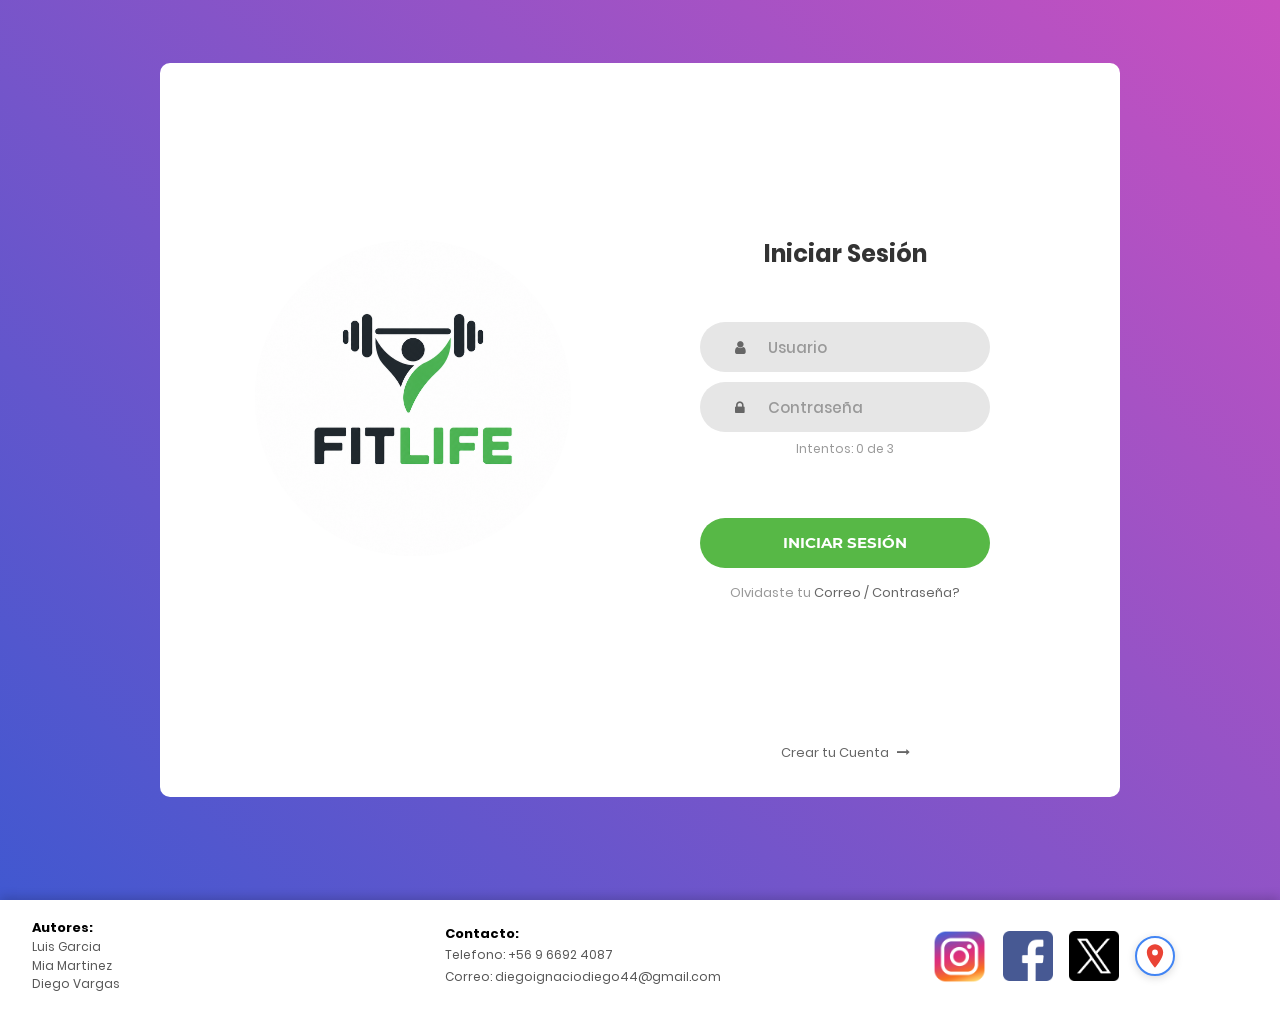
<file: index.html>
<!DOCTYPE html>
<html lang="en">
<head>
	<title>Login</title>
	<meta charset="UTF-8">
	<meta name="viewport" content="width=device-width, initial-scale=1">
	<link rel="icon" type="image/png" href="images/fitlifefavicon.png">
	<link rel="stylesheet" type="text/css" href="vendor/bootstrap/css/bootstrap.min.css">
	<link rel="stylesheet" type="text/css" href="fonts/font-awesome-4.7.0/css/font-awesome.min.css">
	<link rel="stylesheet" type="text/css" href="vendor/animate/animate.css">
	<link rel="stylesheet" type="text/css" href="vendor/css-hamburgers/hamburgers.min.css">
	<link rel="stylesheet" type="text/css" href="vendor/select2/select2.min.css">
	<link rel="stylesheet" type="text/css" href="css/util.css">
	<link rel="stylesheet" type="text/css" href="css/main.css">
	<script src="https://www.google.com/recaptcha/api.js" async defer></script>

</head>
<body>
	
	<div class="limiter">
		<div class="container-login100">
			<div class="wrap-login100">
				<div class="login100-pic js-tilt" data-tilt>
					<img src="images/fitlife.png" alt="IMG">
				</div>

				<form class="login100-form validate-form">
					<span class="login100-form-title">
						Iniciar Sesión
					</span>

					<div class="wrap-input100 validate-input" data-validate = "Usuario es requerido">
						<input class="input100" type="text" name="usuario" id="inputUsuario" placeholder="Usuario" minlength="3" maxlength="10"
						disabled>
						<span class="focus-input100"></span>
						<span class="symbol-input100">
							<i class="fa fa-user" aria-hidden="true"></i>
						</span>
					</div>

					<div class="wrap-input100 validate-input" data-validate = "Contraseña es requerida">
						<input class="input100" type="password" name="contraseña" id="inputContrasena" placeholder="Contraseña" minlength="4" maxlength="8"
						disabled>
						<span class="focus-input100"></span>
						<span class="symbol-input100">
							<i class="fa fa-lock" aria-hidden="true"></i>
						</span>
					</div>

					<div id="contadorIntentos" class="login-attempts" aria-live="polite">
						Intentos: 0 de 3
					</div>
					
					<!--Captcha-->
					<div class="text-center p-t-20 p-b-20">
						<div class="g-recaptcha" data-sitekey="6Ld3RaMtAAAAADLZz-tkFy3PLluQ2Q9ANcOoCiR1"
							data-callback="onCaptchaSuccess" data-expired-callback="onCaptchaExpired">
						</div>
					</div>

					<div class="container-login100-form-btn">
						<button id="btnLogin" class="login100-form-btn" type="submit" disabled>
							Iniciar Sesión
						</button>
					</div>

					<div class="text-center p-t-12">
						<span class="txt1">
							Olvidaste tu
						</span>
						<a class="txt2" href="recuperar.html">
							Correo / Contraseña?
						</a>
					</div>

					<div class="text-center p-t-136">
						<a class="txt2" href="registro.html">
							Crear tu Cuenta
							<i class="fa fa-long-arrow-right m-l-5" aria-hidden="true"></i>
						</a>
					</div>
				</form>
			</div>
		</div>
	</div>

	<footer class="project-footer">
		<div class="footer-credit">
			<strong>Autores:</strong>
			<span>Luis Garcia</span>
			<span>Mia Martinez</span>
			<span>Diego Vargas</span>
		</div>
		<div class="footer-contacts">
			<strong>Contacto:</strong>
			<a class="footer-contact" href="tel:+56966924087">Telefono: +56 9 6692 4087</a>
			<a class="footer-contact" href="mailto:diegoignaciodiego44@gmail.com">Correo: diegoignaciodiego44@gmail.com</a>
		</div>
		<div class="footer-socials">
			<a href="https://www.instagram.com/aiep_rancagua/" target="_blank" rel="noopener noreferrer" class="instagram-btn">
				<img src="images/Instagram-Logo.png" alt="Síguenos en Instagram">
			</a>
			<a href="https://www.facebook.com/aiep.rancagua" target="_blank" rel="noopener noreferrer" class="Facebook-btn">
				<img src="images/Facebook-Logo.png" alt="Contactanos por Facebook">
			</a>
			<a href="https://x.com/AIEP" target="_blank" rel="noopener noreferrer" class="twitter-btn">
				<img src="images/Twitter-Logo.png" alt="Síguenos en Twitter">
			</a>
			<a class="map-icon" href="https://www.google.com/maps/search/?api=1&query=AIEP%20Rancagua" target="_blank" rel="noopener noreferrer" title="Ver ubicación en Google Maps" aria-label="Ver ubicación en Google Maps">
				<svg viewBox="0 0 24 24" fill="#EA4335" aria-hidden="true">
					<path d="M12 2C8.13 2 5 5.13 5 9c0 5.25 7 13 7 13s7-7.75 7-13c0-3.87-3.13-7-7-7zm0 9.5A2.5 2.5 0 1 1 12 6.5a2.5 2.5 0 0 1 0 5z"/>
				</svg>
			</a>
		</div>
	</footer>

	<script src="vendor/jquery/jquery-3.2.1.min.js"></script>
	<script src="vendor/bootstrap/js/popper.js"></script>
	<script src="vendor/bootstrap/js/bootstrap.min.js"></script>
	<script src="vendor/select2/select2.min.js"></script>
	<script src="vendor/tilt/tilt.jquery.min.js"></script>
	<script >
		$('.js-tilt').tilt({
			scale: 1.1
		})
	</script>
	<script src="js/site-header.js"></script>
	<script src="js/main.js"></script>

</body>
</html>
</file>
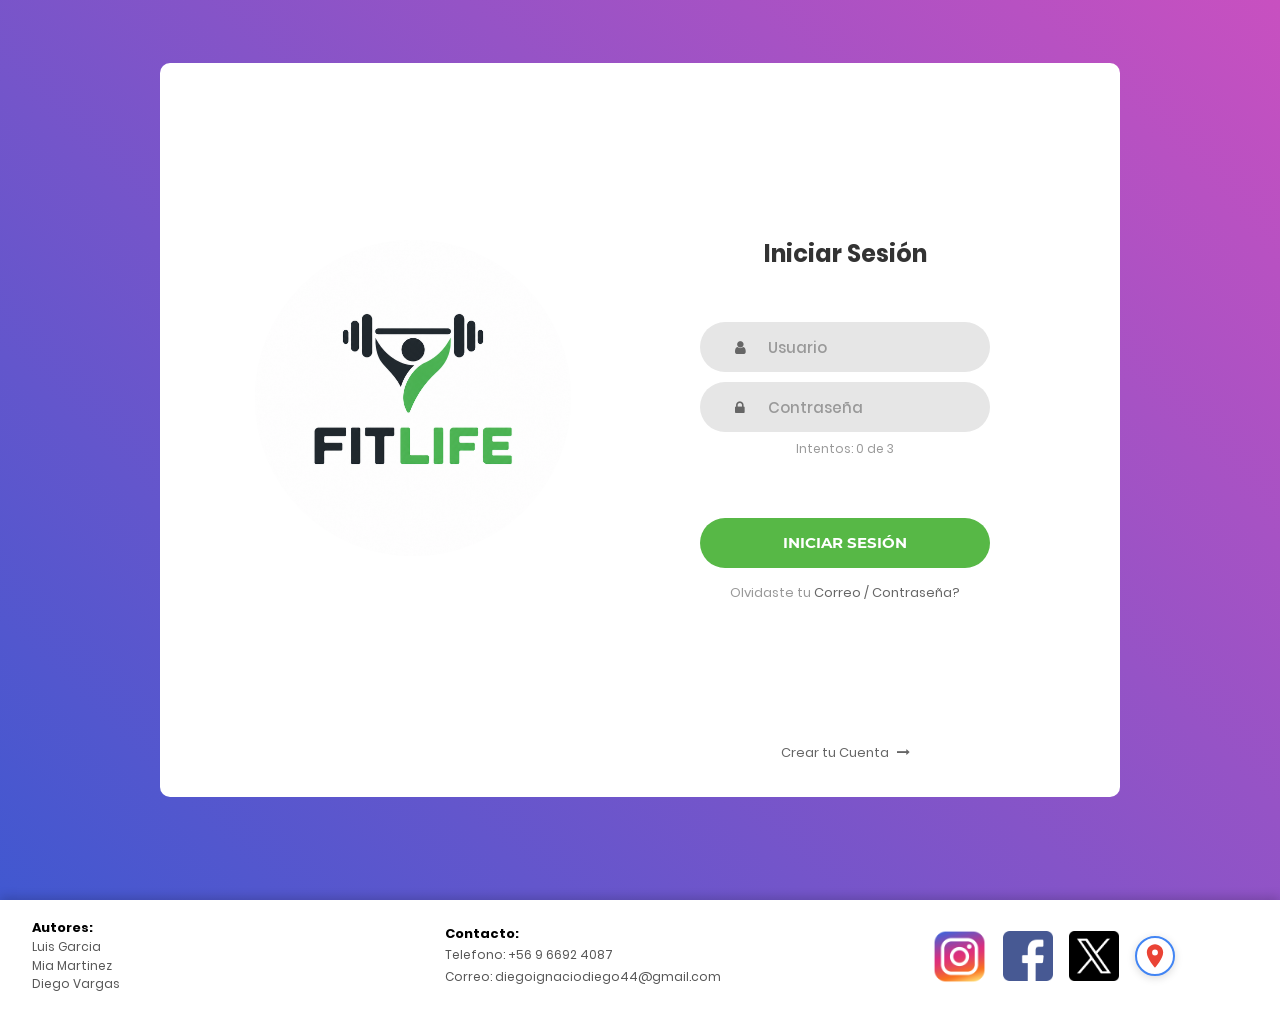
<file: admin-reservas.html>
<!DOCTYPE html>
<html lang="es">
<head>
	<title>Administrador - Reservas</title>
	<meta charset="UTF-8">
	<meta name="viewport" content="width=device-width, initial-scale=1">
	<link rel="icon" type="image/png" href="images/fitlifefavicon.png">
	<link rel="stylesheet" type="text/css" href="vendor/bootstrap/css/bootstrap.min.css">
	<link rel="stylesheet" type="text/css" href="fonts/font-awesome-4.7.0/css/font-awesome.min.css">
	<link rel="stylesheet" type="text/css" href="vendor/animate/animate.css">
	<link rel="stylesheet" type="text/css" href="vendor/css-hamburgers/hamburgers.min.css">
	<link rel="stylesheet" type="text/css" href="vendor/select2/select2.min.css">
	<link rel="stylesheet" type="text/css" href="css/util.css">
	<link rel="stylesheet" type="text/css" href="css/main.css">

</head>
<body>

	<header class="site-header">
		<a class="site-brand" href="inicio.html" aria-label="Ir al inicio">
			<i class="fa fa-diamond" aria-hidden="true"></i>
			<span>Fitlife</span>
		</a>

		<nav class="site-nav" aria-label="Navegación principal">
			<a href="inicio.html">Inicio</a>
			<a href="admin-reservas.html">Reservar</a>
			<a href="MiPerfil.html">Mi perfil</a>
			<a href="calculadora.html">Calculadora</a>
			<a href="lista-Usuarios.html">Usuarios</a>
			<a href="gestion-usuario.html">Gestión</a>
			<a href="grafico.html">Gráfico</a>
		</nav>

		<div class="site-user">
			<a class="opiniones-link" href="opinion.html">
				<i class="fa fa-commenting-o" aria-hidden="true"></i> Opine aquí
			</a>
			<button type="button" class="site-user-toggle" id="userMenuToggle" aria-expanded="false" aria-controls="userMenu">
				<i class="fa fa-user-circle" aria-hidden="true"></i>
				<span id="nombreUsuario">Cargando...</span>
				<i class="fa fa-chevron-down" aria-hidden="true"></i>
			</button>
			<div class="user-menu" id="userMenu" hidden>
				<a href="index.html" id="logoutLink"><i class="fa fa-sign-out" aria-hidden="true"></i> Cerrar sesión</a>
			</div>
		</div>
	</header>

	<main class="admin-wrapper">

		<!-- Barra superior de extremo a extremo con botones tipo texto (sin fondo/borde) -->
		<div class="admin-nav">
			<button type="button" class="nav-tab" id="tabSolicitudes">Solicitudes</button>
			<button type="button" class="nav-tab active" id="tabReservas">Reservas</button>
		</div>

		<div class="admin-content">

			<!-- ==================== PANEL: SOLICITUDES ==================== -->
			<div class="admin-panel" id="panelSolicitudes">
				<span class="admin-title">Solicitudes de Reserva</span>

				<div class="admin-toolbar">
					<div class="search-wrap">
						<i class="fa fa-search"></i>
						<input type="text" id="buscadorSolicitudes" class="search-input" placeholder="Buscar solicitud...">
					</div>
				</div>

				<div class="table-responsive">
					<table class="table table-bordered table-reservas">
						<thead>
							<tr>
								<th>#</th>
								<th>Cliente</th>
								<th>Clase</th>
								<th>Horario</th>
								<th>Fecha</th>
								<th>Acciones</th>
							</tr>
						</thead>
						<tbody id="tablaSolicitudesBody"></tbody>
					</table>
					<div id="estadoVacioSolicitudes" class="empty-state">
						No hay solicitudes pendientes.
					</div>
				</div>
			</div>

			<!-- ==================== PANEL: RESERVAS ==================== -->
			<div class="admin-panel active" id="panelReservas">
				<span class="admin-title">Reservas de Clases</span>

				<div class="admin-toolbar">
					<div class="search-wrap">
						<i class="fa fa-search"></i>
						<input type="text" id="buscador" class="search-input" placeholder="Buscar por cliente o clase...">
					</div>
					<button type="button" class="btn-admin-primary" id="btnNuevaReserva">
						<i class="fa fa-plus"></i> Nueva reserva
					</button>
				</div>

				<div class="admin-toolbar filtros-toolbar">
					<select id="filtroClase" class="filtro-select" aria-label="Filtrar por clase">
						<option value="">Todas las clases</option>
						<option value="Zumba">Zumba</option>
						<option value="Spinning">Spinning</option>
						<option value="Yoga">Yoga</option>
						<option value="Funcional">Funcional</option>
						<option value="Pilates">Pilates</option>
					</select>
					<select id="filtroEstado" class="filtro-select" aria-label="Filtrar por estado">
						<option value="">Todos los estados</option>
						<option value="Confirmada">Confirmada</option>
						<option value="Pendiente">Pendiente</option>
						<option value="Cancelada">Cancelada</option>
					</select>
				</div>

				<div class="table-responsive">
					<table class="table table-bordered table-reservas">
						<thead>
							<tr>
								<th>#</th>
								<th>Cliente</th>
								<th>Clase</th>
								<th>Horario</th>
								<th>Fecha</th>
								<th>Estado</th>
								<th>Acciones</th>
							</tr>
						</thead>
						<tbody id="tablaReservasBody"></tbody>
					</table>
					<div id="estadoVacio" class="empty-state">
						No hay reservas registradas.
					</div>
				</div>
			</div>

		</div>
	</main>

	<!-- Modal Crear / Editar Reserva -->
	<div class="modal fade" id="modalReserva" tabindex="-1" role="dialog" aria-hidden="true">
		<div class="modal-dialog" role="document">
			<div class="modal-content">
				<form id="formReserva">
					<div class="modal-header">
						<h5 class="modal-title" id="modalReservaTitulo">Nueva reserva</h5>
						<button type="button" class="close" data-dismiss="modal" aria-label="Cerrar">
							<span aria-hidden="true">&times;</span>
						</button>
					</div>
					<div class="modal-body">
						<input type="hidden" name="id">

						<div class="form-group">
							<label>Cliente</label>
							<input type="text" name="cliente" class="form-control" required minlength="3" placeholder="Nombre del cliente">
						</div>

						<div class="form-group">
							<label>Clase</label>
							<select name="clase" class="form-control" required>
								<option value="">Seleccione una clase</option>
								<option value="Zumba">Zumba</option>
								<option value="Spinning">Spinning</option>
								<option value="Yoga">Yoga</option>
								<option value="Funcional">Funcional</option>
								<option value="Pilates">Pilates</option>
							</select>
						</div>

						<div class="form-group">
							<label>Horario</label>
							<input type="time" name="horario" class="form-control" required>
						</div>

						<div class="form-group">
							<label>Fecha</label>
							<input type="date" name="fecha" class="form-control" required readonly>
						</div>

						<div class="form-group">
							<label>Estado</label>
							<select name="estado" class="form-control" required>
								<option value="Confirmada">Confirmada</option>
								<option value="Pendiente">Pendiente</option>
								<option value="Cancelada">Cancelada</option>
							</select>
						</div>
					</div>
					<div class="modal-footer">
						<button type="button" class="btn btn-secondary" data-dismiss="modal">Cancelar</button>
						<button type="submit" class="btn-admin-primary">Guardar</button>
					</div>
				</form>
			</div>
		</div>
	</div>

	<div class="modal fade" id="modalEstadoReserva" tabindex="-1" role="dialog" aria-hidden="true">
		<div class="modal-dialog" role="document">
			<div class="modal-content">
				<form id="formEstadoReserva">
					<div class="modal-header">
						<h5 class="modal-title">Cambiar estado de la reserva</h5>
						<button type="button" class="close" data-dismiss="modal" aria-label="Cerrar">
							<span aria-hidden="true">&times;</span>
						</button>
					</div>
					<div class="modal-body">
						<div class="form-group mb-0">
							<label for="estadoReserva">Estado</label>
							<select id="estadoReserva" class="form-control" required>
								<option value="Confirmada">Confirmada</option>
								<option value="Pendiente">Pendiente</option>
								<option value="Cancelada">Cancelada</option>
							</select>
						</div>
					</div>
					<div class="modal-footer">
						<button type="button" class="btn btn-secondary" data-dismiss="modal">Cancelar</button>
						<button type="submit" class="btn-admin-primary">Guardar</button>
					</div>
				</form>
			</div>
		</div>
	</div>

	<footer class="project-footer">
		<div class="footer-credit">
			<strong>Autores:</strong>
			<span>Luis Garcia</span>
			<span>Mia Martinez</span>
			<span>Diego Vargas</span>
		</div>
		<div class="footer-contacts">
			<strong>Contacto:</strong>
			<a class="footer-contact" href="tel:+56966924087">Telefono: +56 9 6692 4087</a>
			<a class="footer-contact" href="mailto:diegoignaciodiego44@gmail.com">Correo: diegoignaciodiego44@gmail.com</a>
		</div>
		<div class="footer-socials">
			<a href="https://www.instagram.com/aiep_rancagua/" target="_blank" rel="noopener noreferrer" class="instagram-btn">
				<img src="images/Instagram-Logo.png" alt="Síguenos en Instagram">
			</a>
			<a href="https://www.facebook.com/aiep.rancagua" target="_blank" rel="noopener noreferrer" class="Facebook-btn">
				<img src="images/Facebook-Logo.png" alt="Contactanos por Facebook">
			</a>
			<a href="https://x.com/AIEP" target="_blank" rel="noopener noreferrer" class="twitter-btn">
				<img src="images/Twitter-Logo.png" alt="Síguenos en Twitter">
			</a>
			<a class="map-icon" href="https://www.google.com/maps/search/?api=1&query=AIEP%20Rancagua" target="_blank" rel="noopener noreferrer" title="Ver ubicación en Google Maps" aria-label="Ver ubicación en Google Maps">
				<svg viewBox="0 0 24 24" fill="#EA4335" aria-hidden="true">
					<path d="M12 2C8.13 2 5 5.13 5 9c0 5.25 7 13 7 13s7-7.75 7-13c0-3.87-3.13-7-7-7zm0 9.5A2.5 2.5 0 1 1 12 6.5a2.5 2.5 0 0 1 0 5z"/>
				</svg>
			</a>
		</div>
	</footer>

	<script src="vendor/jquery/jquery-3.2.1.min.js"></script>
	<script src="vendor/bootstrap/js/popper.js"></script>
	<script src="vendor/bootstrap/js/bootstrap.min.js"></script>
	<script src="vendor/select2/select2.min.js"></script>

	<script src="js/site-header.js?v=3"></script>
	<script src="js/admin-reservas.js?v=4"></script>
	<script src="js/main.js"></script>
</body>
</html>
</file>
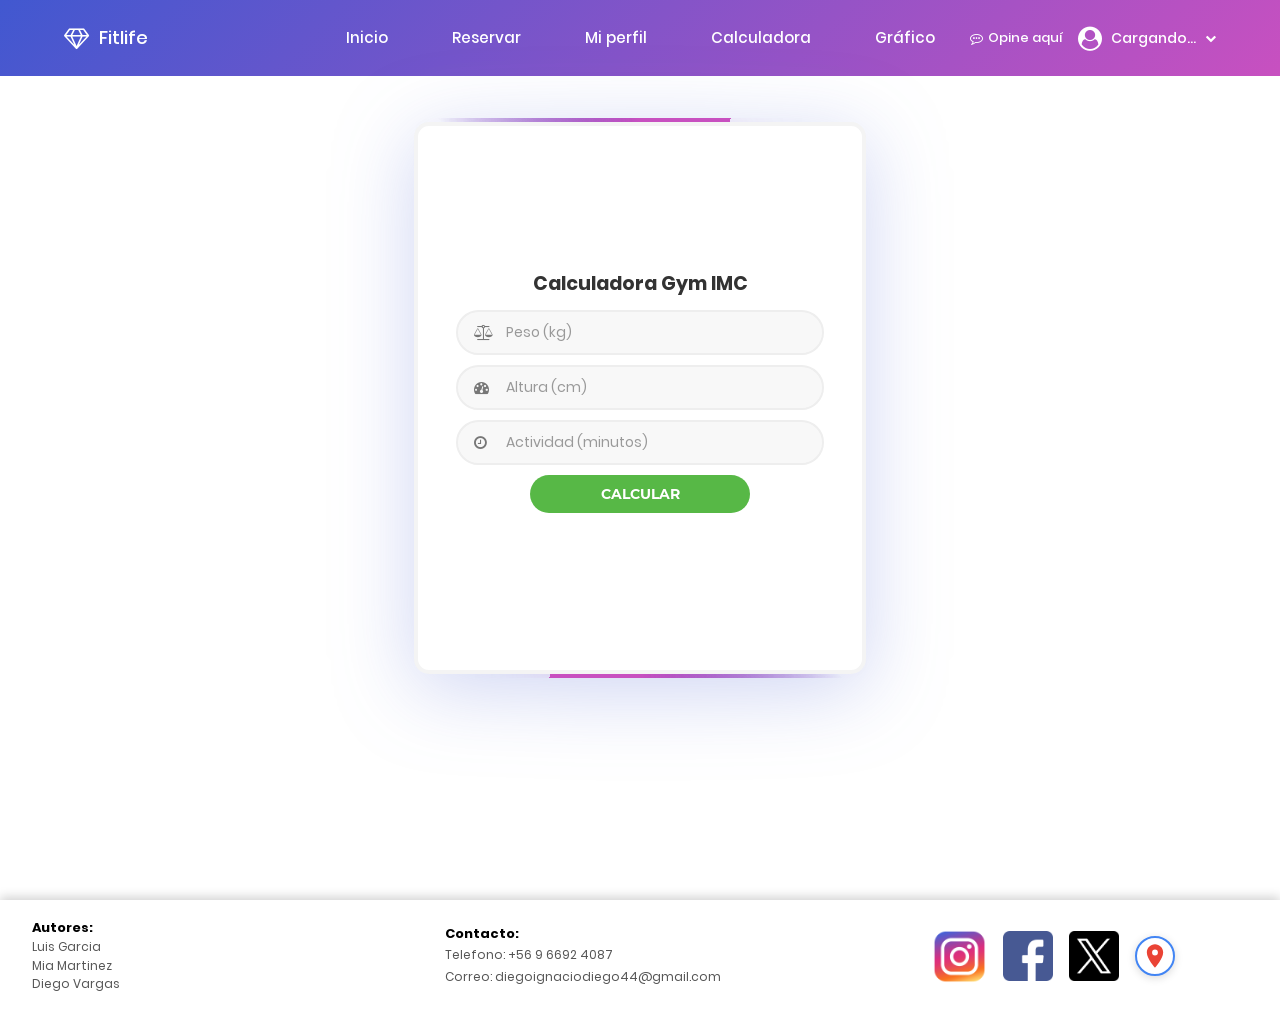
<file: calculadora.html>
<!DOCTYPE html>
<html lang="es">
<head>
    <title>Calculadora IMC</title>
    <meta charset="UTF-8">
    <meta name="viewport" content="width=device-width, initial-scale=1">
    <link rel="icon" type="image/png" href="images/fitlifefavicon.png">
    <link rel="stylesheet" type="text/css" href="fonts/font-awesome-4.7.0/css/font-awesome.min.css">
    <link rel="stylesheet" type="text/css" href="css/util.css">
    <link rel="stylesheet" type="text/css" href="css/main.css">
    <link rel="stylesheet" type="text/css" href="css/boxanimation.css">
</head>

<body class="calculator-page">
    <header class="site-header">
        <a class="site-brand" href="inicio.html" aria-label="Ir al inicio">
            <i class="fa fa-diamond" aria-hidden="true"></i>
            <span>Fitlife</span>
        </a>

        <nav class="site-nav" aria-label="Navegación principal">
            <a href="inicio.html">Inicio</a>
            <a href="admin-reservas.html">Reservar</a>
			<a href="MiPerfil.html">Mi perfil</a>
            <a href="calculadora.html">Calculadora</a>
            <a href="lista-Usuarios.html">Usuarios</a>
            <a href="gestion-usuario.html">Gestión</a>
            <a href="grafico.html">Gráfico</a>
        </nav>

        <div class="site-user">
            <a class="opiniones-link" href="opinion.html">
                <i class="fa fa-commenting-o" aria-hidden="true"></i> Opine aquí
            </a>
            <button type="button" class="site-user-toggle" id="userMenuToggle" aria-expanded="false" aria-controls="userMenu">
                <i class="fa fa-user-circle" aria-hidden="true"></i>
                <span id="nombreUsuario">Cargando...</span>
                <i class="fa fa-chevron-down" aria-hidden="true"></i>
            </button>
            <div class="user-menu" id="userMenu" hidden>
                <a href="index.html"><i class="fa fa-sign-out" aria-hidden="true"></i> Cerrar sesión</a>
            </div>
        </div>
    </header>

    <div class="limiter">
        <div class="container-login100">
            <div class="wrap-login100 feedback-box calculator-box">
                <form class="login100-form feedback-form-content calculator-form" onsubmit="calcular(event)">
                    <h2 class="login100-form-title">Calculadora Gym IMC</h2>

                    <div class="wrap-input100">
                        <input class="input100 feedback-input" type="number" id="peso" min="1" step="0.1" placeholder="Peso (kg)" required>
                        <span class="symbol-input100">
                            <i class="fa fa-balance-scale" aria-hidden="true"></i>
                        </span>
                    </div>

                    <div class="wrap-input100">
                        <input class="input100 feedback-input" type="number" id="altura" min="1" step="0.1" placeholder="Altura (cm)" required>
                        <span class="symbol-input100">
                            <i class="fa fa-tachometer" aria-hidden="true"></i>
                        </span>
                    </div>

                    <div class="wrap-input100">
                        <input class="input100 feedback-input" type="number" id="duracion" min="1" step="1" placeholder="Actividad (minutos)" required>
                        <span class="symbol-input100">
                            <i class="fa fa-clock-o" aria-hidden="true"></i>
                        </span>
                    </div>

                    <div class="container-login100-form-btn">
                        <button class="feedback-btn" type="submit">Calcular</button>
                    </div>

                    <div class="resultado" id="resultado" aria-live="polite"></div>
                </form>
            </div>
        </div>
    </div>

    <footer class="project-footer">
        <div class="footer-credit">
            <strong>Autores:</strong>
            <span>Luis Garcia</span>
            <span>Mia Martinez</span>
            <span>Diego Vargas</span>
        </div>
        <div class="footer-contacts">
            <strong>Contacto:</strong>
            <a class="footer-contact" href="tel:+56966924087">Telefono: +56 9 6692 4087</a>
            <a class="footer-contact" href="mailto:diegoignaciodiego44@gmail.com">Correo: diegoignaciodiego44@gmail.com</a>
        </div>
        <div class="footer-socials">
            <a href="https://www.instagram.com/aiep_rancagua/" target="_blank" rel="noopener noreferrer" class="instagram-btn">
                <img src="images/Instagram-Logo.png" alt="Síguenos en Instagram">
            </a>
            <a href="https://www.facebook.com/aiep.rancagua" target="_blank" rel="noopener noreferrer" class="Facebook-btn">
                <img src="images/Facebook-Logo.png" alt="Contactanos por Facebook">
            </a>
            <a href="https://x.com/AIEP" target="_blank" rel="noopener noreferrer" class="twitter-btn">
                <img src="images/Twitter-Logo.png" alt="Síguenos en Twitter">
            </a>
            <a class="map-icon" href="https://www.google.com/maps/search/?api=1&query=AIEP%20Rancagua" target="_blank" rel="noopener noreferrer" title="Ver ubicación en Google Maps" aria-label="Ver ubicación en Google Maps">
                <svg viewBox="0 0 24 24" fill="#EA4335" aria-hidden="true">
                    <path d="M12 2C8.13 2 5 5.13 5 9c0 5.25 7 13 7 13s7-7.75 7-13c0-3.87-3.13-7-7-7zm0 9.5A2.5 2.5 0 1 1 12 6.5a2.5 2.5 0 0 1 0 5z"/>
                </svg>
            </a>
        </div>
    </footer>

    <script src="js/site-header.js?v=4"></script>
    <script src="js/calculadora.js"></script>
</body>
</html>
</file>
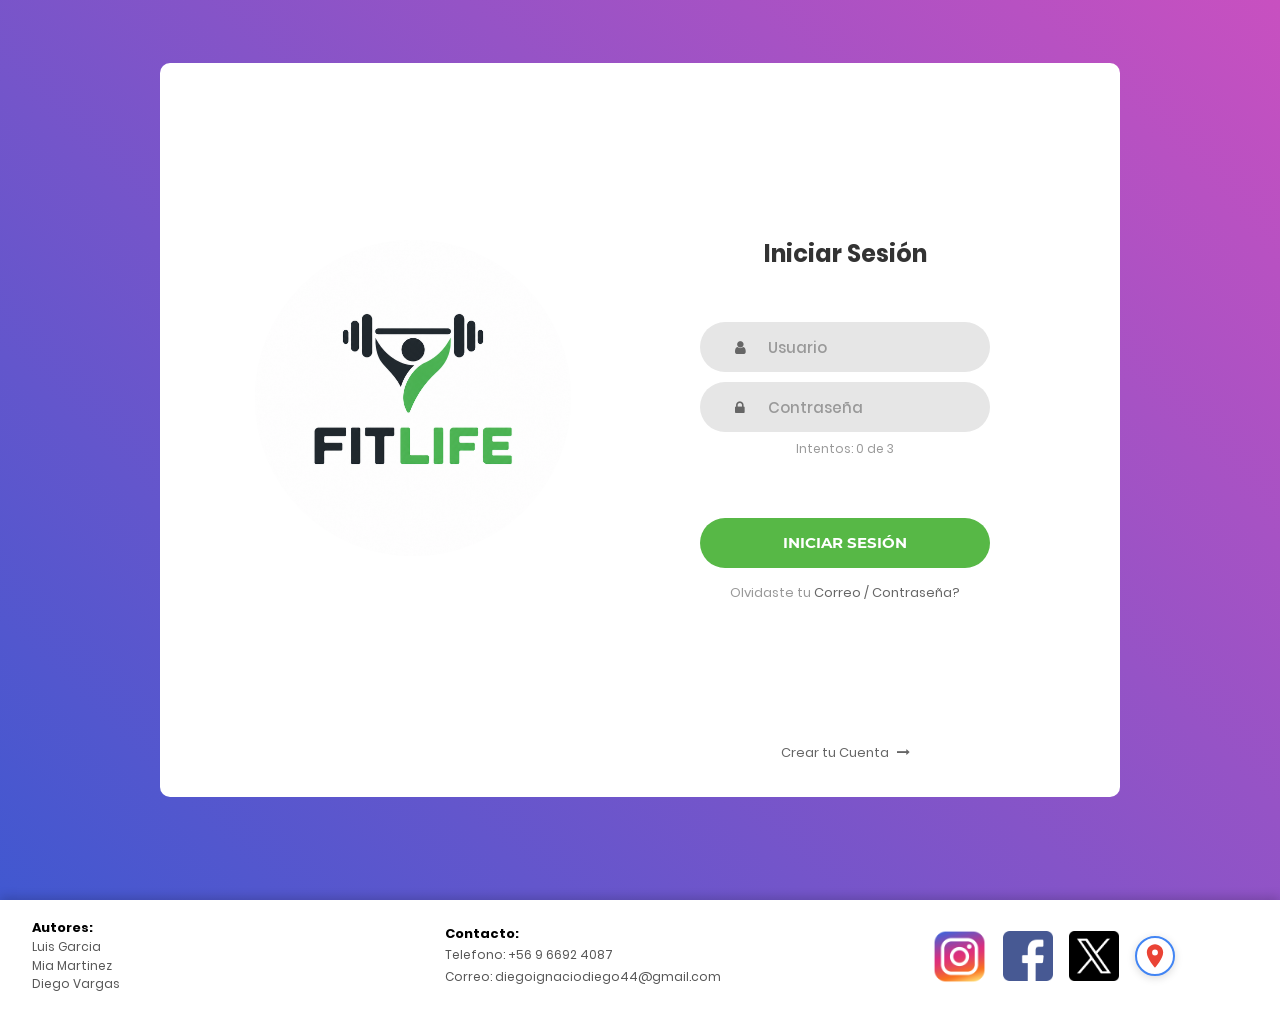
<file: gestion-usuario.html>
<!DOCTYPE html>
<html lang="es">

<head>
    <meta charset="UTF-8">
    <meta name="viewport" content="width=device-width, initial-scale=1">
    <link rel="icon" type="image/png" href="images/fitlifefavicon.png">
    <link rel="stylesheet" type="text/css" href="vendor/bootstrap/css/bootstrap.min.css">
    <link rel="stylesheet" type="text/css" href="fonts/font-awesome-4.7.0/css/font-awesome.min.css">
    <link rel="stylesheet" type="text/css" href="vendor/animate/animate.css">
    <link rel="stylesheet" type="text/css" href="vendor/css-hamburgers/hamburgers.min.css">
    <link rel="stylesheet" type="text/css" href="vendor/select2/select2.min.css">
    <link rel="stylesheet" type="text/css" href="css/util.css">
    <link rel="stylesheet" type="text/css" href="css/main.css?v=2">
</head>

<body>

    <header class="site-header">
        <a class="site-brand" href="inicio.html" aria-label="Ir al inicio">
            <i class="fa fa-diamond" aria-hidden="true"></i>
            <span>Fitlife</span>
        </a>

        <nav class="site-nav" aria-label="Navegación principal">
            <a href="inicio.html">Inicio</a>
            <a href="admin-reservas.html">Reservar</a>
			<a href="MiPerfil.html">Mi perfil</a>
            <a href="calculadora.html">Calculadora</a>
			<a href="lista-Usuarios.html">Usuarios</a>
            <a href="gestion-usuario.html">Gestión</a>
            <a href="grafico.html">Gráfico</a>
        </nav>

        <div class="site-user">
            <a class="opiniones-link" href="opinion.html">
                <i class="fa fa-commenting-o" aria-hidden="true"></i> Opine aquí
            </a>
            <button type="button" class="site-user-toggle" id="userMenuToggle" aria-expanded="false"
                aria-controls="userMenu">
                <i class="fa fa-user-circle" aria-hidden="true"></i>
                <span id="nombreUsuario">Cargando...</span>
                <i class="fa fa-chevron-down" aria-hidden="true"></i>
            </button>
            <div class="user-menu" id="userMenu" hidden>
                <a href="index.html" id="logoutLink"><i class="fa fa-sign-out" aria-hidden="true"></i> Cerrar sesión</a>
            </div>
        </div>
    </header>

    <main class="admin-wrapper">
        <section class="admin-content">
            <div class="admin-panel active">
                <span class="admin-title">Gestión</span>

                <div class="admin-toolbar">
                    <div class="search-wrap">
                        <i class="fa fa-search" aria-hidden="true"></i>
                        <input type="text" id="buscarRut" class="search-input" placeholder="Buscar RUT: __.___.___-_"
                            maxlength="12">
                    </div>
                </div>

                <div class="admin-toolbar" id="botonesGestion" hidden>
                    <button type="button" id="btnModificar" class="btn-admin-primary">Modificar</button>
                    <button type="button" id="btnEliminar" class="btn-admin-primary">Eliminar</button>
                </div>
            </div>
        </section>

        <section class="container-login100 calculator-page" id="seccionCampos" hidden>
            <div class="wrap-login100 wrap-register100">
                <form id="formGestionUsuario" class="register100-form" novalidate>
                    <input type="hidden" id="idUsuario">
                    <input type="hidden" id="campoRut">

                    <div class="register-form-grid">
                        <div class="wrap-input100 validate-input" data-validate="Usuario obligatorio">
                            <input type="text" id="campoUsuario" class="input100" placeholder="Usuario"
                                required pattern="[A-Za-z0-9_]{3,10}" minlength="3" maxlength="10" autocomplete="username">
                            <span class="focus-input100"></span>
                            <span class="symbol-input100"><i class="fa fa-user" aria-hidden="true"></i></span>
                            <span class="validation-icon" aria-label="Ver mensaje de error" role="img">&#xf06a;</span>
                            <i class="fa fa-check-circle validation-icon-success" aria-label="Campo válido" role="img"></i>
                        </div>

                        <div class="wrap-input100 validate-input" data-validate="Nombre y apellido obligatorios">
                            <input type="text" id="campoNombre" class="input100" placeholder="Nombre Completo"
                                required pattern="[A-Za-zÁÉÍÓÚáéíóúÑñ]+(?:[ ][A-Za-zÁÉÍÓÚáéíóúÑñ]+)+" autocomplete="name">
                            <span class="focus-input100"></span>
                            <span class="symbol-input100"><i class="fa fa-id-card" aria-hidden="true"></i></span>
                            <span class="validation-icon" aria-label="Ver mensaje de error" role="img">&#xf06a;</span>
                            <i class="fa fa-check-circle validation-icon-success" aria-label="Campo válido" role="img"></i>
                        </div>

                        <div class="wrap-input100 validate-input" data-validate="Debe tener entre 4 y 8 caracteres, sin espacios">
                            <input type="password" id="campoContrasena" class="input100"
                                placeholder="Contraseña (dejar vacío para no cambiar)" pattern="\S{4,8}" autocomplete="new-password">
                            <span class="focus-input100"></span>
                            <span class="symbol-input100"><i class="fa fa-lock" aria-hidden="true"></i></span>
                            <span class="validation-icon" aria-label="Ver mensaje de error" role="img">&#xf06a;</span>
                            <i class="fa fa-check-circle validation-icon-success" aria-label="Campo válido" role="img"></i>
                        </div>

                        <div class="wrap-input100">
                            <select id="campoRol" class="input100" style="padding-left:68px;" required>
                                <option value="cliente">cliente</option>
                                <option value="admin">admin</option>
                            </select>
                            <span class="focus-input100"></span>
                            <span class="symbol-input100"><i class="fa fa-user-circle-o" aria-hidden="true"></i></span>
                        </div>

                        <div class="wrap-input100 validate-input" data-validate="Teléfono obligatorio">
                            <input type="tel" id="campoTelefono" class="input100" placeholder="Teléfono"
                                required pattern="9[0-9]{8}" maxlength="9" inputmode="numeric" value="9">
                            <span class="focus-input100"></span>
                            <span class="symbol-input100"><i class="fa fa-phone" aria-hidden="true"></i></span>
                            <span class="validation-icon" aria-label="Ver mensaje de error" role="img">&#xf06a;</span>
                            <i class="fa fa-check-circle validation-icon-success" aria-label="Campo válido" role="img"></i>
                        </div>

                        <div class="wrap-input100 validate-input" data-validate="Correo obligatorio: ejemplo@abc.xyz">
                            <input type="email" id="campoCorreo" class="input100" placeholder="Correo"
                                required pattern="[A-Za-z0-9._%+-]+@[A-Za-z0-9.-]+\.[A-Za-z]{2,}" autocomplete="email">
                            <span class="focus-input100"></span>
                            <span class="symbol-input100"><i class="fa fa-envelope" aria-hidden="true"></i></span>
                            <span class="validation-icon" aria-label="Ver mensaje de error" role="img">&#xf06a;</span>
                            <i class="fa fa-check-circle validation-icon-success" aria-label="Campo válido" role="img"></i>
                        </div>
                    </div>

                    <div class="container-login100-form-btn register-form-actions">
                        <button type="submit" class="login100-form-btn" id="btnGuardarCambios">Guardar
                            cambios</button>
                        <button type="button" class="login100-form-btn register-secondary-btn" id="btnCancelarCambios" onclick="window.location.href='gestion-usuario.html'">Cancelar</button>
                    </div>
                </form>
            </div>
        </section>
    </main>

    <div class="delete-confirm-dialog" id="confirmarEliminar" role="dialog" aria-modal="true"
        aria-labelledby="tituloConfirmarEliminar" aria-describedby="mensajeConfirmarEliminar" hidden>
        <div class="delete-confirm-content">
            <span class="delete-confirm-icon" aria-hidden="true">
                <i class="fa fa-exclamation-triangle"></i>
            </span>
            <h2 id="tituloConfirmarEliminar">Confirmar eliminación</h2>
            <p id="mensajeConfirmarEliminar">¿Está seguro de que desea eliminar este usuario?</p>
            <div class="delete-confirm-actions">
                <button type="button" class="delete-confirm-yes" id="btnConfirmarEliminar">SI</button>
                <button type="button" class="delete-confirm-no" id="btnCancelarEliminar">NO</button>
            </div>
        </div>
    </div>

    <div class="delete-confirm-dialog" id="eliminacionExitosa" role="dialog" aria-modal="true"
        aria-labelledby="tituloEliminacionExitosa" aria-describedby="mensajeEliminacionExitosa" hidden>
        <div class="delete-confirm-content">
            <span class="delete-confirm-icon success-icon" aria-hidden="true">
                <i class="fa fa-check"></i>
            </span>
            <h2 id="tituloEliminacionExitosa">Eliminación completada</h2>
            <p id="mensajeEliminacionExitosa">El usuario se eliminó correctamente.</p>
            <div class="delete-confirm-actions">
                <button type="button" class="delete-confirm-no" id="btnCerrarEliminacionExitosa">Aceptar</button>
            </div>
        </div>
    </div>
    
    <footer class="project-footer">
        <div class="footer-credit">
            <strong>Autores:</strong>
            <span>Luis Garcia</span>
            <span>Mia Martinez</span>
            <span>Diego Vargas</span>
        </div>
		<div class="footer-contacts">
            <strong>Contacto:</strong>
            <a class="footer-contact" href="tel:+56966924087">Telefono: +56 9 6692 4087</a>
			<a class="footer-contact" href="mailto:diegoignaciodiego44@gmail.com">Correo: diegoignaciodiego44@gmail.com</a>
		</div>
		<div class="footer-socials">
			<a href="https://www.instagram.com/aiep_rancagua/" target="_blank" rel="noopener noreferrer" class="instagram-btn">
				<img src="images/Instagram-Logo.png" alt="Síguenos en Instagram">
			</a>
			<a href="https://www.facebook.com/aiep.rancagua" target="_blank" rel="noopener noreferrer" class="Facebook-btn">
				<img src="images/Facebook-Logo.png" alt="Contactanos por Facebook">
			</a>
			<a href="https://x.com/AIEP" target="_blank" rel="noopener noreferrer" class="twitter-btn">
				<img src="images/Twitter-Logo.png" alt="Síguenos en Twitter">
			</a>
			<a class="map-icon" href="https://www.google.com/maps/search/?api=1&query=AIEP%20Rancagua" target="_blank" rel="noopener noreferrer" title="Ver ubicación en Google Maps" aria-label="Ver ubicación en Google Maps">
				<svg viewBox="0 0 24 24" fill="#EA4335" aria-hidden="true">
					<path d="M12 2C8.13 2 5 5.13 5 9c0 5.25 7 13 7 13s7-7.75 7-13c0-3.87-3.13-7-7-7zm0 9.5A2.5 2.5 0 1 1 12 6.5a2.5 2.5 0 0 1 0 5z"/>
				</svg>
			</a>
		</div>
	</footer>

    <script src="vendor/jquery/jquery-3.2.1.min.js"></script>
    <script src="vendor/bootstrap/js/popper.js"></script>
    <script src="vendor/bootstrap/js/bootstrap.min.js"></script>
    <script src="js/site-header.js?v=3"></script>
    <script src="js/gestion.js?v=3"></script>
</body>

</html>
</file>
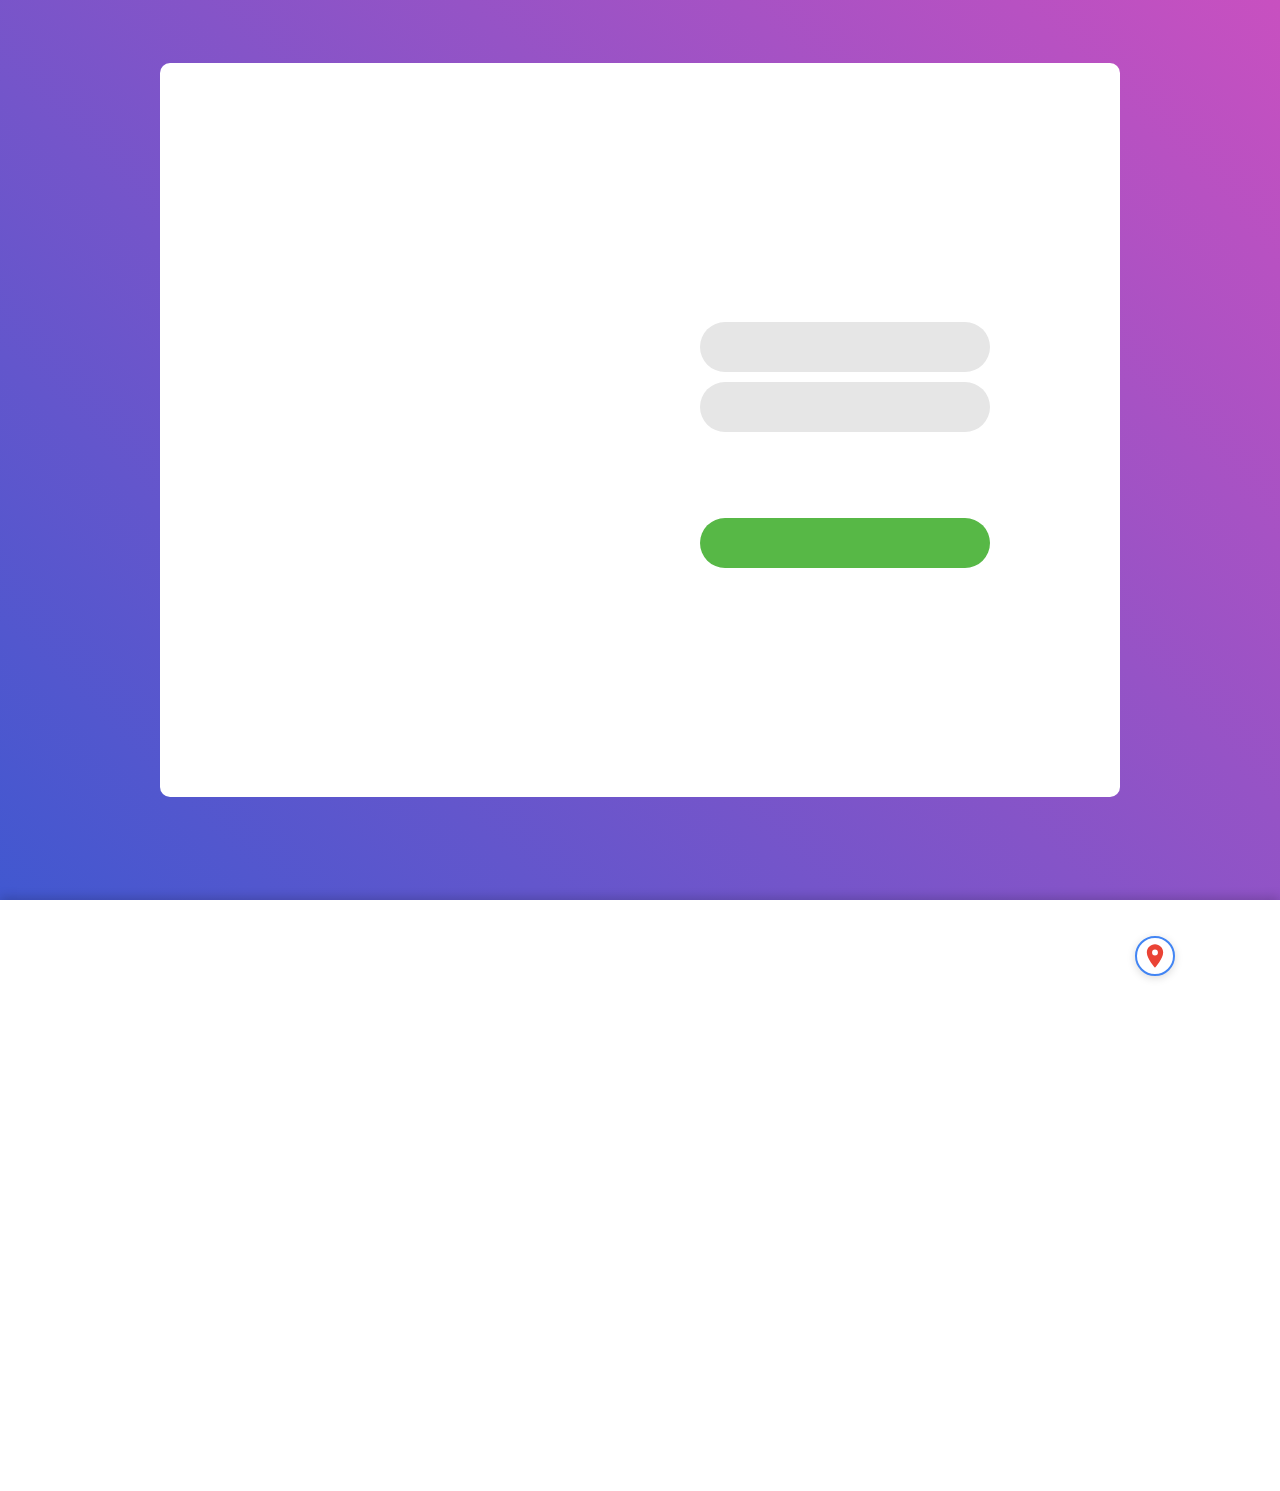
<file: grafico.html>
<!DOCTYPE html>
<html lang="es">
<head>
	<title>Gráfico de reservas - Fitlife</title>
	<meta charset="UTF-8">
	<meta name="viewport" content="width=device-width, initial-scale=1">
	<link rel="icon" type="image/png" href="images/fitlifefavicon.png">
	<link rel="stylesheet" type="text/css" href="vendor/bootstrap/css/bootstrap.min.css">
	<link rel="stylesheet" type="text/css" href="fonts/font-awesome-4.7.0/css/font-awesome.min.css">
	<link rel="stylesheet" type="text/css" href="css/util.css">
	<link rel="stylesheet" type="text/css" href="css/main.css">
</head>
<body>
	<header class="site-header">
		<a class="site-brand" href="inicio.html" aria-label="Ir al inicio">
			<i class="fa fa-diamond" aria-hidden="true"></i>
			<span>Fitlife</span>
		</a>

		<nav class="site-nav" aria-label="Navegación principal">
			<a href="inicio.html">Inicio</a>
			<a href="admin-reservas.html">Reservar</a>
			<a href="MiPerfil.html">Mi perfil</a>
			<a href="calculadora.html">Calculadora</a>
			<a href="lista-Usuarios.html">Usuarios</a>
			<a href="gestion-usuario.html">Gestión</a>
			<a href="grafico.html" class="active" aria-current="page">Gráfico</a>
		</nav>

		<div class="site-user">
			<a class="opiniones-link" href="opinion.html">
				<i class="fa fa-commenting-o" aria-hidden="true"></i> Opine aquí
			</a>
			<button type="button" class="site-user-toggle" id="userMenuToggle" aria-expanded="false" aria-controls="userMenu">
				<i class="fa fa-user-circle" aria-hidden="true"></i>
				<span id="nombreUsuario">Cargando...</span>
				<i class="fa fa-chevron-down" aria-hidden="true"></i>
			</button>
			<div class="user-menu" id="userMenu" hidden>
				<a href="index.html" id="logoutLink"><i class="fa fa-sign-out" aria-hidden="true"></i> Cerrar sesión</a>
			</div>
		</div>
	</header>

	<main class="graph-content">
		<section aria-labelledby="graphTitle">
			<div class="graph-heading">
				<div>
					<span class="graph-eyebrow">Fitlife / Comunidad</span>
					<h1 id="graphTitle">Reputación Fitlife</h1>
					<p id="graphDescription">Calificaciones y opiniones de nuestros socios.</p>
				</div>
				<button type="button" class="graph-refresh" id="actualizarGrafico" aria-label="Actualizar gráfico" title="Actualizar gráfico">
					<i class="fa fa-refresh" aria-hidden="true"></i>
				</button>
			</div>

			<div class="graph-kpis" aria-live="polite">
				<div class="graph-kpi"><span>Total de calificaciones</span><strong id="totalOpiniones">0</strong></div>
				<div class="graph-kpi"><span>Reputación promedio</span><strong id="promedioOpiniones">0.0 / 5</strong></div>
				<div class="graph-kpi"><span>Estrellas promedio</span><strong class="pie-average-stars" id="estrellasPromedio">☆☆☆☆☆</strong></div>
			</div>

			<div class="graph-grid">
				<section class="graph-panel" aria-labelledby="calificacionesTitulo">
					<h2 id="calificacionesTitulo">Distribución de calificaciones</h2>
					<p>Proporción de las opiniones recibidas, de 1 a 5 estrellas.</p>
					<div id="graficoTorta" aria-live="polite"></div>
					<p class="graph-empty" id="sinOpiniones" hidden>Aún no hay calificaciones para mostrar.</p>
				</section>
				<section class="graph-panel" aria-labelledby="leyendaTitulo">
					<h2 id="leyendaTitulo">Calificaciones</h2>
					<p>Cantidad y porcentaje por nivel de estrellas.</p>
					<ul class="rating-legend" id="leyendaCalificaciones" aria-live="polite"></ul>
				</section>
			</div>
			<p class="graph-error" id="errorGrafico" role="alert" hidden></p>
		</section>
	</main>

	<footer class="project-footer">
		<div class="footer-credit">
			<strong>Autores:</strong>
			<span>Luis Garcia</span>
			<span>Mia Martinez</span>
			<span>Diego Vargas</span>
		</div>
		<div class="footer-contacts">
			<strong>Contacto:</strong>
			<a class="footer-contact" href="tel:+56966924087">Telefono: +56 9 6692 4087</a>
			<a class="footer-contact" href="mailto:diegoignaciodiego44@gmail.com">Correo: diegoignaciodiego44@gmail.com</a>
		</div>
		<div class="footer-socials">
			<a href="https://www.instagram.com/aiep_rancagua/" target="_blank" rel="noopener noreferrer" class="instagram-btn">
				<img src="images/Instagram-Logo.png" alt="Síguenos en Instagram">
			</a>
			<a href="https://www.facebook.com/aiep.rancagua" target="_blank" rel="noopener noreferrer" class="Facebook-btn">
				<img src="images/Facebook-Logo.png" alt="Contactanos por Facebook">
			</a>
			<a href="https://x.com/AIEP" target="_blank" rel="noopener noreferrer" class="twitter-btn">
				<img src="images/Twitter-Logo.png" alt="Síguenos en Twitter">
			</a>
			<a class="map-icon" href="https://www.google.com/maps/search/?api=1&query=AIEP%20Rancagua" target="_blank" rel="noopener noreferrer" title="Ver ubicación en Google Maps" aria-label="Ver ubicación en Google Maps">
				<svg viewBox="0 0 24 24" fill="#EA4335" aria-hidden="true">
					<path d="M12 2C8.13 2 5 5.13 5 9c0 5.25 7 13 7 13s7-7.75 7-13c0-3.87-3.13-7-7-7zm0 9.5A2.5 2.5 0 1 1 12 6.5a2.5 2.5 0 0 1 0 5z"/>
				</svg>
			</a>
		</div>
	</footer>

	<script src="js/site-header.js?v=5"></script>
	<script src="js/grafico.js"></script>
</body>
</html>
</file>
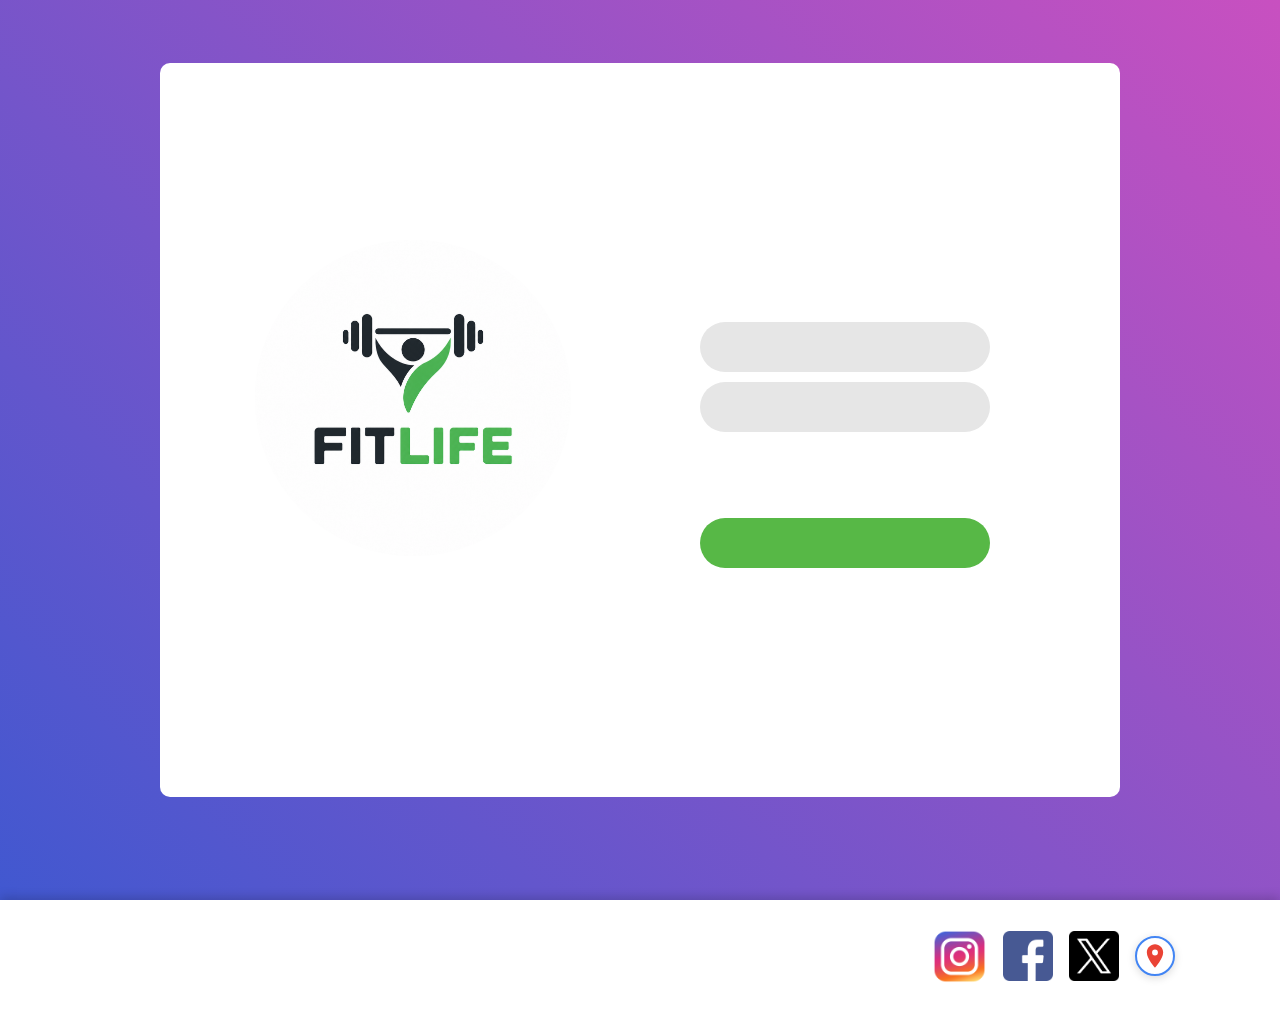
<file: inicio.html>
<!DOCTYPE html>
<html lang="es">
<head>
	<title>Inicio</title>
	<meta charset="UTF-8">
	<meta name="viewport" content="width=device-width, initial-scale=1">
	<link rel="icon" type="image/png" href="images/fitlifefavicon.png">
	<link rel="stylesheet" type="text/css" href="vendor/bootstrap/css/bootstrap.min.css">
	<link rel="stylesheet" type="text/css" href="fonts/font-awesome-4.7.0/css/font-awesome.min.css">
	<link rel="stylesheet" type="text/css" href="css/util.css">
	<link rel="stylesheet" type="text/css" href="css/main.css">
</head>
<body>
	<header class="site-header">
		<a class="site-brand" href="inicio.html" aria-label="Ir al inicio">
			<i class="fa fa-diamond" aria-hidden="true"></i>
			<span>Fitlife</span>
		</a>

		<nav class="site-nav" aria-label="Navegación principal">
			<a href="inicio.html">Inicio</a>
			<a href="admin-reservas.html">Reservar</a>
			<a href="MiPerfil.html">Mi perfil</a>
			<a href="calculadora.html">Calculadora</a>
            <a href="lista-Usuarios.html">Usuarios</a>
            <a href="gestion-usuario.html">Gestión</a>
			<a href="grafico.html">Gráfico</a>
		</nav>

		<div class="site-user">
			<a class="opiniones-link" href="opinion.html">
				<i class="fa fa-commenting-o" aria-hidden="true"></i> Opine aquí
			</a>
			<button type="button" class="site-user-toggle" id="userMenuToggle" aria-expanded="false" aria-controls="userMenu">
				<i class="fa fa-user-circle" aria-hidden="true"></i>
				<span id="nombreUsuario">Cargando...</span>
				<i class="fa fa-chevron-down" aria-hidden="true"></i>
			</button>
			<div class="user-menu" id="userMenu" hidden>
				<a href="index.html"><i class="fa fa-sign-out" aria-hidden="true"></i> Cerrar sesión</a>
			</div>
		</div>
	</header>

	<main class="admin-wrapper">
		<div class="admin-content inicio-content">
			<section class="inicio-panel" aria-labelledby="inicioTitulo">
				<span class="admin-title" id="inicioTitulo">Bienvenido a Fitlife</span>
				<div class="inicio-carrusel-wrap">
					<button type="button" class="carrusel-control anterior" id="carruselAnterior" aria-label="Imagen anterior">
						<i class="fa fa-chevron-left" aria-hidden="true"></i>
					</button>
					<div class="inicio-carrusel" id="inicioCarrusel">
						<img id="imagenCarrusel" src="images/fuerza.png" alt="Entrenamiento de fuerza">
						<div class="carrusel-indicadores" id="carruselIndicadores" aria-label="Seleccionar imagen del carrusel"></div>
					</div>
					<button type="button" class="carrusel-control siguiente" id="carruselSiguiente" aria-label="Imagen siguiente">
						<i class="fa fa-chevron-right" aria-hidden="true"></i>
					</button>
				</div>
			</section>
		</div>
	</main>

	<footer class="project-footer">
		<div class="footer-credit">
			<strong>Autores:</strong>
			<span>Luis Garcia</span>
			<span>Mia Martinez</span>
			<span>Diego Vargas</span>
		</div>
		<div class="footer-contacts">
			<strong>Contacto:</strong>
			<a class="footer-contact" href="tel:+56966924087">Telefono: +56 9 6692 4087</a>
			<a class="footer-contact" href="mailto:diegoignaciodiego44@gmail.com">Correo: diegoignaciodiego44@gmail.com</a>
		</div>
		<div class="footer-socials">
			<a href="https://www.instagram.com/aiep_rancagua/" target="_blank" rel="noopener noreferrer" class="instagram-btn">
				<img src="images/Instagram-Logo.png" alt="Síguenos en Instagram">
			</a>
			<a href="https://www.facebook.com/aiep.rancagua" target="_blank" rel="noopener noreferrer" class="Facebook-btn">
				<img src="images/Facebook-Logo.png" alt="Contactanos por Facebook">
			</a>
			<a href="https://x.com/AIEP" target="_blank" rel="noopener noreferrer" class="twitter-btn">
				<img src="images/Twitter-Logo.png" alt="Síguenos en Twitter">
			</a>
			<a class="map-icon" href="https://www.google.com/maps/search/?api=1&query=AIEP%20Rancagua" target="_blank" rel="noopener noreferrer" title="Ver ubicación en Google Maps" aria-label="Ver ubicación en Google Maps">
				<svg viewBox="0 0 24 24" fill="#EA4335" aria-hidden="true">
					<path d="M12 2C8.13 2 5 5.13 5 9c0 5.25 7 13 7 13s7-7.75 7-13c0-3.87-3.13-7-7-7zm0 9.5A2.5 2.5 0 1 1 12 6.5a2.5 2.5 0 0 1 0 5z"/>
				</svg>
			</a>
		</div>
	</footer>

	<script src="js/site-header.js?v=3"></script>
	<script src="js/inicio.js"></script>
</body>
</html>
</file>
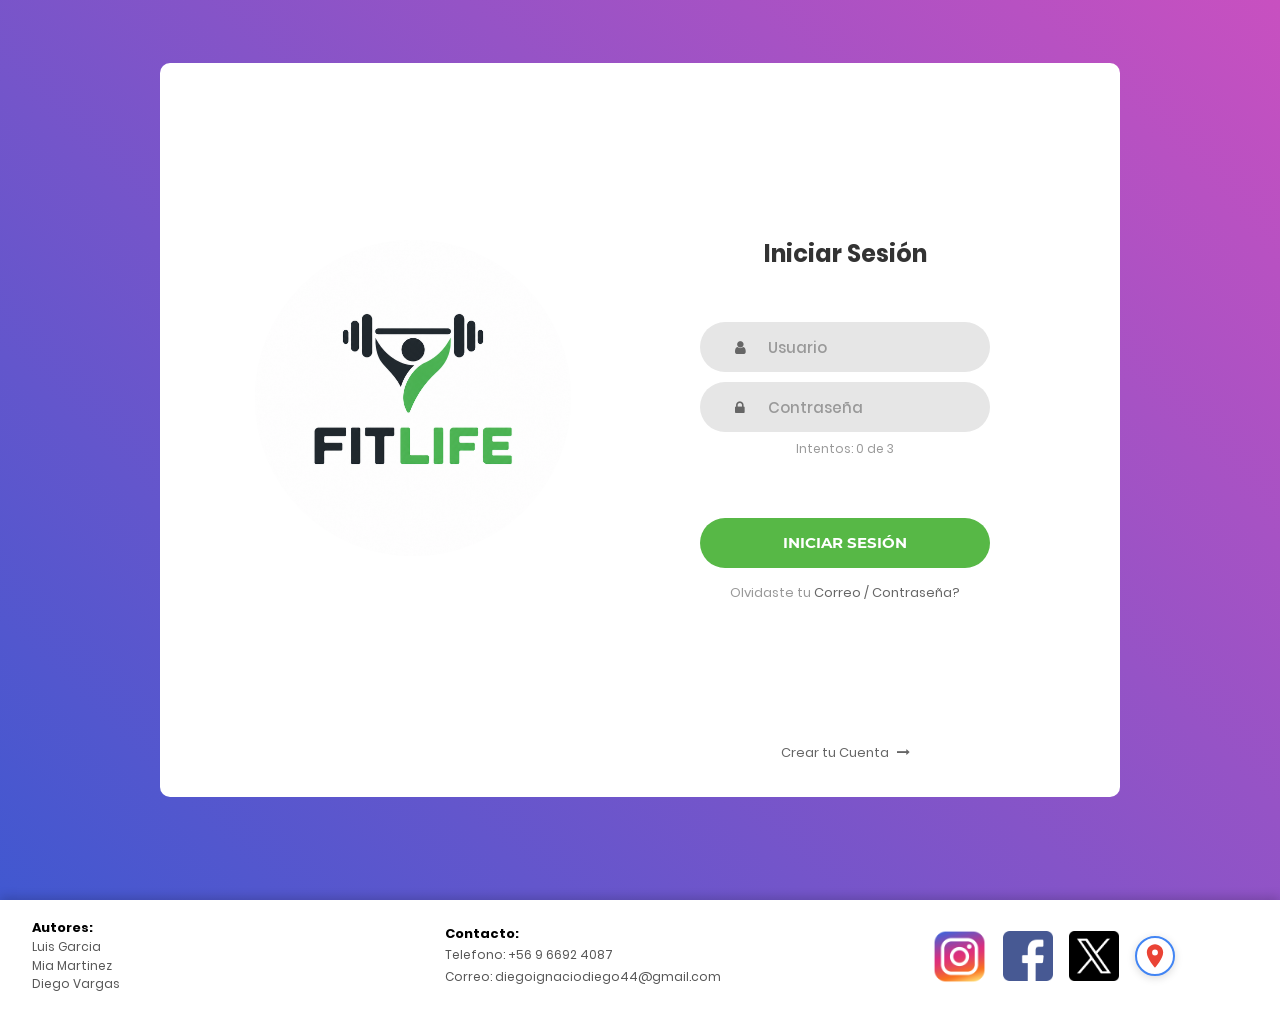
<file: lista-Usuarios.html>
<!DOCTYPE html>
<html lang="es">

<meta charset="UTF-8">
	<meta name="viewport" content="width=device-width, initial-scale=1">
	<link rel="icon" type="image/png" href="images/fitlifefavicon.png">
	<link rel="stylesheet" type="text/css" href="vendor/bootstrap/css/bootstrap.min.css">
	<link rel="stylesheet" type="text/css" href="fonts/font-awesome-4.7.0/css/font-awesome.min.css">
	<link rel="stylesheet" type="text/css" href="vendor/animate/animate.css">
	<link rel="stylesheet" type="text/css" href="vendor/css-hamburgers/hamburgers.min.css">
	<link rel="stylesheet" type="text/css" href="vendor/select2/select2.min.css">
	<link rel="stylesheet" type="text/css" href="css/util.css">
	<link rel="stylesheet" type="text/css" href="css/main.css">
</head>

<body>

	<header class="site-header">
		<a class="site-brand" href="inicio.html" aria-label="Ir al inicio">
			<i class="fa fa-diamond" aria-hidden="true"></i>
			<span>Fitlife</span>
		</a>

		<nav class="site-nav" aria-label="Navegación principal">
			<a href="inicio.html">Inicio</a>
			<a href="admin-reservas.html">Reservar</a>
			<a href="MiPerfil.html">Mi perfil</a>
			<a href="calculadora.html">Calculadora</a>
			<a href="lista-Usuarios.html">Usuarios</a>
			<a href="gestion-usuario.html">Gestión</a>
			<a href="grafico.html">Gráfico</a>
		</nav>

		<div class="site-user">
			<a class="opiniones-link" href="opinion.html">
				<i class="fa fa-commenting-o" aria-hidden="true"></i> Opine aquí
			</a>
			<button type="button" class="site-user-toggle" id="userMenuToggle" aria-expanded="false" aria-controls="userMenu">
				<i class="fa fa-user-circle" aria-hidden="true"></i>
				<span id="nombreUsuario">Cargando...</span>
				<i class="fa fa-chevron-down" aria-hidden="true"></i>
			</button>
			<div class="user-menu" id="userMenu" hidden>
				<a href="index.html" id="logoutLink"><i class="fa fa-sign-out" aria-hidden="true"></i> Cerrar sesión</a>
			</div>
		</div>
	</header>

	<main class="admin-wrapper">
		<div class="admin-content">
			<div class="admin-panel active">
				<span class="admin-title">Usuarios registrados</span>

				<div class="admin-toolbar">
					<div class="search-wrap">
						<i class="fa fa-search"></i>
						<input type="text" id="buscadorUsuarios" class="search-input" placeholder="Buscar por nombre, RUT o usuario...">
					</div>

					<label class="filtro-label">
						Desde:
						<input type="date" id="filtroFecha" class="filtro-select">
					</label>
					<label class="filtro-label">
						Hasta:
						<input type="date" id="filtroFechaHasta" class="filtro-select">
					</label>

					<button type="button" id="btnLimpiarFiltros" class="btn-admin-outline">
						Limpiar
					</button>
					
					</div>

					<tr>Total de registros:</tr>
					<label class="cuadrado" id="contadorRegistros">
						<span id="contador">0</span>
					</label>					

				<div class="table-responsive">
					<table class="table table-bordered table-reservas">
						<thead>
							<tr>
								<th>#</th>
								<th>Nombre</th>
								<th>RUT</th>
								<th>Correo</th>
								<th>Usuario</th>
								<th>Teléfono</th>
								<th>Rol</th>
								<th>Registrado</th>
							</tr>
						</thead>
						<tbody id="tablaUsuariosBody"></tbody>
					</table>
					<div id="estadoVacioUsuarios" class="empty-state">
						No hay usuarios registrados.
					</div>
				</div>
			</div>
		</div>
	</main>

	<footer class="project-footer">
		<div class="footer-credit">
			<strong>Autores:</strong>
			<span>Luis Garcia</span>
			<span>Mia Martinez</span>
			<span>Diego Vargas</span>
		</div>
		<div class="footer-contacts">
			<strong>Contacto:</strong>
			<a class="footer-contact" href="tel:+56966924087">Telefono: +56 9 6692 4087</a>
			<a class="footer-contact" href="mailto:diegoignaciodiego44@gmail.com">Correo: diegoignaciodiego44@gmail.com</a>
		</div>
		<div class="footer-socials">
			<a href="https://www.instagram.com/aiep_rancagua/" target="_blank" rel="noopener noreferrer" class="instagram-btn">
				<img src="images/Instagram-Logo.png" alt="Síguenos en Instagram">
			</a>
			<a href="https://www.facebook.com/aiep.rancagua" target="_blank" rel="noopener noreferrer" class="Facebook-btn">
				<img src="images/Facebook-Logo.png" alt="Contactanos por Facebook">
			</a>
			<a href="https://x.com/AIEP" target="_blank" rel="noopener noreferrer" class="twitter-btn">
				<img src="images/Twitter-Logo.png" alt="Síguenos en Twitter">
			</a>
			<a class="map-icon" href="https://www.google.com/maps/search/?api=1&query=AIEP%20Rancagua" target="_blank" rel="noopener noreferrer" title="Ver ubicación en Google Maps" aria-label="Ver ubicación en Google Maps">
				<svg viewBox="0 0 24 24" fill="#EA4335" aria-hidden="true">
					<path d="M12 2C8.13 2 5 5.13 5 9c0 5.25 7 13 7 13s7-7.75 7-13c0-3.87-3.13-7-7-7zm0 9.5A2.5 2.5 0 1 1 12 6.5a2.5 2.5 0 0 1 0 5z"/>
				</svg>
			</a>
		</div>
	</footer>

	<script src="vendor/jquery/jquery-3.2.1.min.js"></script>
	<script src="vendor/bootstrap/js/popper.js"></script>
	<script src="vendor/bootstrap/js/bootstrap.min.js"></script>

	<script src="js/site-header.js?v=3"></script>
	<script src="js/lista.js?v=3"></script>
</body>

</html>
</file>
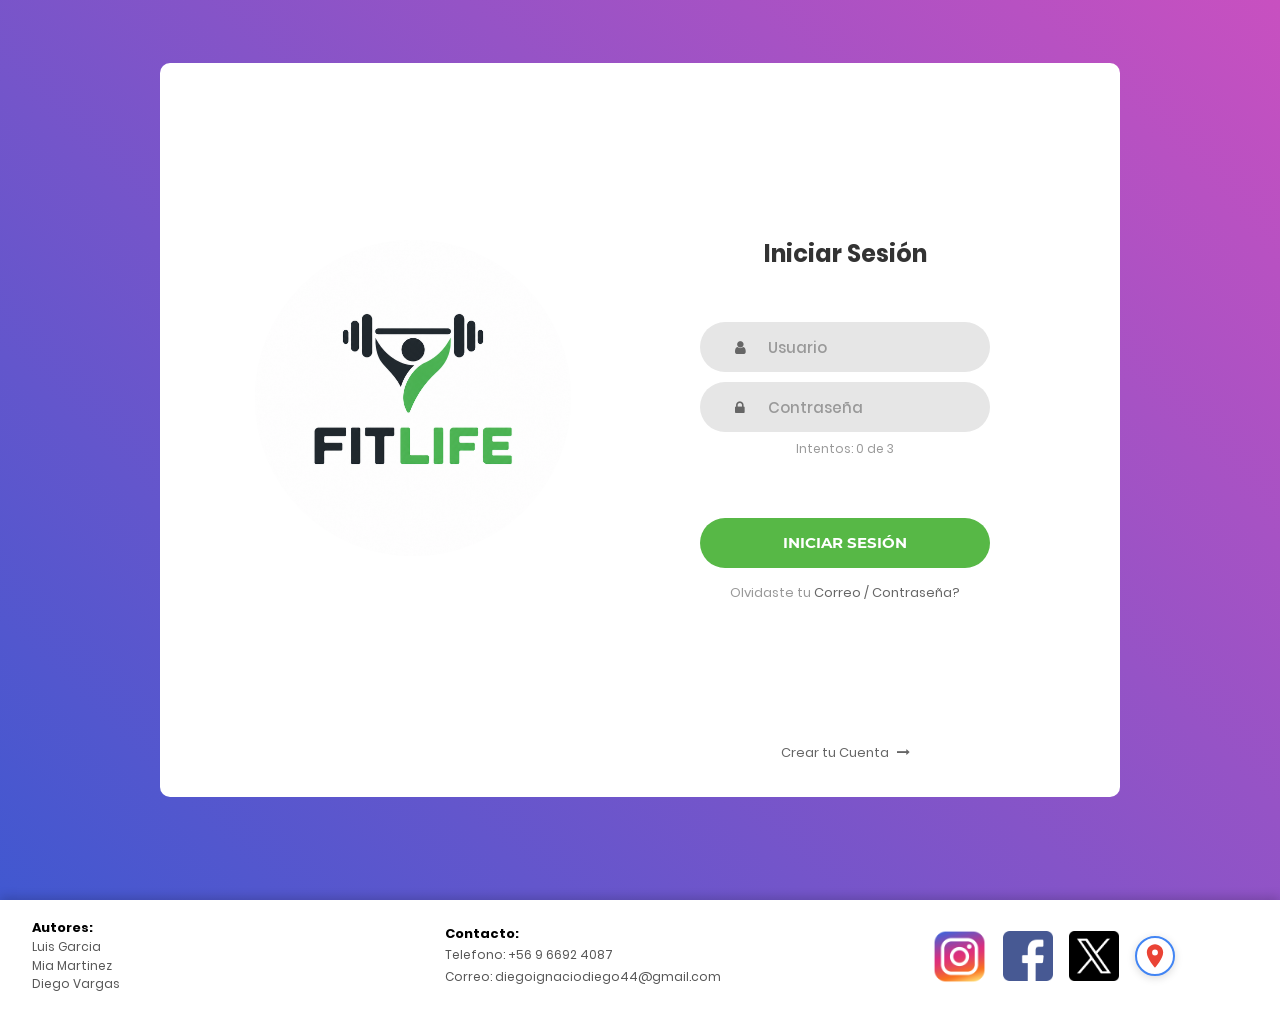
<file: MiPerfil.html>
<!DOCTYPE html>
<html lang="es">
<head>
	<title>Mi gimnasio - Panel del socio</title>
	<meta charset="UTF-8">
	<meta name="viewport" content="width=device-width, initial-scale=1">
	<link rel="icon" type="image/png" href="images/fitlifefavicon.png">
	<link rel="stylesheet" type="text/css" href="vendor/bootstrap/css/bootstrap.min.css">
	<link rel="stylesheet" type="text/css" href="fonts/font-awesome-4.7.0/css/font-awesome.min.css">
	<link rel="stylesheet" type="text/css" href="css/util.css">
	<link rel="stylesheet" type="text/css" href="css/main.css">
</head>
<body class="dashboard-page">
	<header class="site-header">
		<a class="site-brand" href="inicio.html" aria-label="Ir al inicio">
			<i class="fa fa-diamond" aria-hidden="true"></i>
			<span>Fitlife</span>
		</a>

		<nav class="site-nav" aria-label="Navegación principal">
			<a href="inicio.html">Inicio</a>
			<a href="admin-reservas.html">Reservar</a>
			<a href="MiPerfil.html">Mi perfil</a>
			<a href="calculadora.html">Calculadora</a>
            <a href="lista-Usuarios.html">Usuarios</a>
            <a href="gestion-usuario.html">Gestión</a>
			<a href="grafico.html">Gráfico</a>
		</nav>

		<div class="site-user">
			<a class="opiniones-link" href="opinion.html">
				<i class="fa fa-commenting-o" aria-hidden="true"></i> Opine aquí
			</a>
			<button type="button" class="site-user-toggle" id="userMenuToggle" aria-expanded="false" aria-controls="userMenu">
				<i class="fa fa-user-circle" aria-hidden="true"></i>
				<span id="nombreUsuario">Cargando...</span>
				<i class="fa fa-chevron-down" aria-hidden="true"></i>
			</button>
			<div class="user-menu" id="userMenu" hidden>
				<a href="index.html" id="logoutLink"><i class="fa fa-sign-out" aria-hidden="true"></i> Cerrar sesión</a>
			</div>
		</div>
	</header>

	<main class="dashboard-wrapper">
		<section class="dashboard-heading" aria-labelledby="dashboardTitle">
			<div>
				<span class="dashboard-eyebrow">Portal del socio</span>
				<h1 id="dashboardTitle">Gimnasio Fitlife</h1>
			</div>
			<a class="dashboard-primary-button" href="admin-reservas.html">
				<i class="fa fa-calendar" aria-hidden="true"></i> Reservar una clase
			</a>
		</section>

		<section class="dashboard-grid" aria-label="Resumen de tu actividad">
			<article class="dashboard-card next-class-card">
				<div class="card-heading">
					<h2>Mi próxima clase</h2>
					<i class="fa fa-calendar-check-o" aria-hidden="true"></i>
				</div>
				<div id="nextClass" class="card-empty">Aún no tienes clases reservadas.</div>
			</article>

			<article class="dashboard-card">
				<div class="card-heading">
					<h2>Mis reservas</h2>
					<a href="admin-reservas.html">Ver todas</a>
				</div>
				<div id="reservationSummary" class="card-empty">Cargando tus reservas...</div>
			</article>

			<article class="dashboard-card available-card">
				<div class="card-heading">
					<h2>Clases disponibles hoy</h2>
					<i class="fa fa-ellipsis-v" aria-hidden="true"></i>
				</div>
				<ul id="availableClasses" class="class-list">
					<li class="card-empty">Cargando clases...</li>
				</ul>
			</article>

			<article class="dashboard-card membership-card">
				<div class="card-heading">
					<h2>Estado de membresía</h2>
					<i class="fa fa-star-o" aria-hidden="true"></i>
				</div>
				<div class="membership-status"><i class="fa fa-clock-o" aria-hidden="true"></i> Próximamente</div>
				<strong>Gestiona tu membresía</strong>
				<p>Muy pronto podrás consultar y administrar tu plan desde este espacio.</p>
			</article>

			<article class="dashboard-card progress-card">
				<div class="card-heading">
					<h2>Mi progreso</h2>
					<i class="fa fa-bar-chart" aria-hidden="true"></i>
				</div>
				<div class="progress-layout">
					<div class="progress-ring"><span>78%</span></div>
					<dl>
						<div><dt>Sesiones semanales</dt><dd>4 de 5</dd></div>
						<div><dt>Peso</dt><dd>78 kg</dd></div>
						<div><dt>Grasa corporal</dt><dd>16%</dd></div>
					</dl>
				</div>
				<a class="card-link" href="calculadora.html">Ver detalle</a>
			</article>

		</section>
	</main>

	<footer class="project-footer">
		<div class="footer-credit">
			<strong>Autores:</strong>
			<span>Luis Garcia</span>
			<span>Mia Martinez</span>
			<span>Diego Vargas</span>
		</div>
		<div class="footer-contacts">
			<strong>Contacto:</strong>
			<a class="footer-contact" href="tel:+56966924087">Telefono: +56 9 6692 4087</a>
			<a class="footer-contact" href="mailto:diegoignaciodiego44@gmail.com">Correo: diegoignaciodiego44@gmail.com</a>
		</div>
		<div class="footer-socials">
			<a href="https://www.instagram.com/aiep_rancagua/" target="_blank" rel="noopener noreferrer" class="instagram-btn">
				<img src="images/Instagram-Logo.png" alt="Síguenos en Instagram">
			</a>
			<a href="https://www.facebook.com/aiep.rancagua" target="_blank" rel="noopener noreferrer" class="Facebook-btn">
				<img src="images/Facebook-Logo.png" alt="Contactanos por Facebook">
			</a>
			<a href="https://x.com/AIEP" target="_blank" rel="noopener noreferrer" class="twitter-btn">
				<img src="images/Twitter-Logo.png" alt="Síguenos en Twitter">
			</a>
			<a class="map-icon" href="https://www.google.com/maps/search/?api=1&query=AIEP%20Rancagua" target="_blank" rel="noopener noreferrer" title="Ver ubicación en Google Maps" aria-label="Ver ubicación en Google Maps">
				<svg viewBox="0 0 24 24" fill="#EA4335" aria-hidden="true">
					<path d="M12 2C8.13 2 5 5.13 5 9c0 5.25 7 13 7 13s7-7.75 7-13c0-3.87-3.13-7-7-7zm0 9.5A2.5 2.5 0 1 1 12 6.5a2.5 2.5 0 0 1 0 5z"/>
				</svg>
			</a>
		</div>
	</footer>

	<script src="js/site-header.js?v=3"></script>
	<script src="js/view.js"></script>
</body>
</html>
</file>
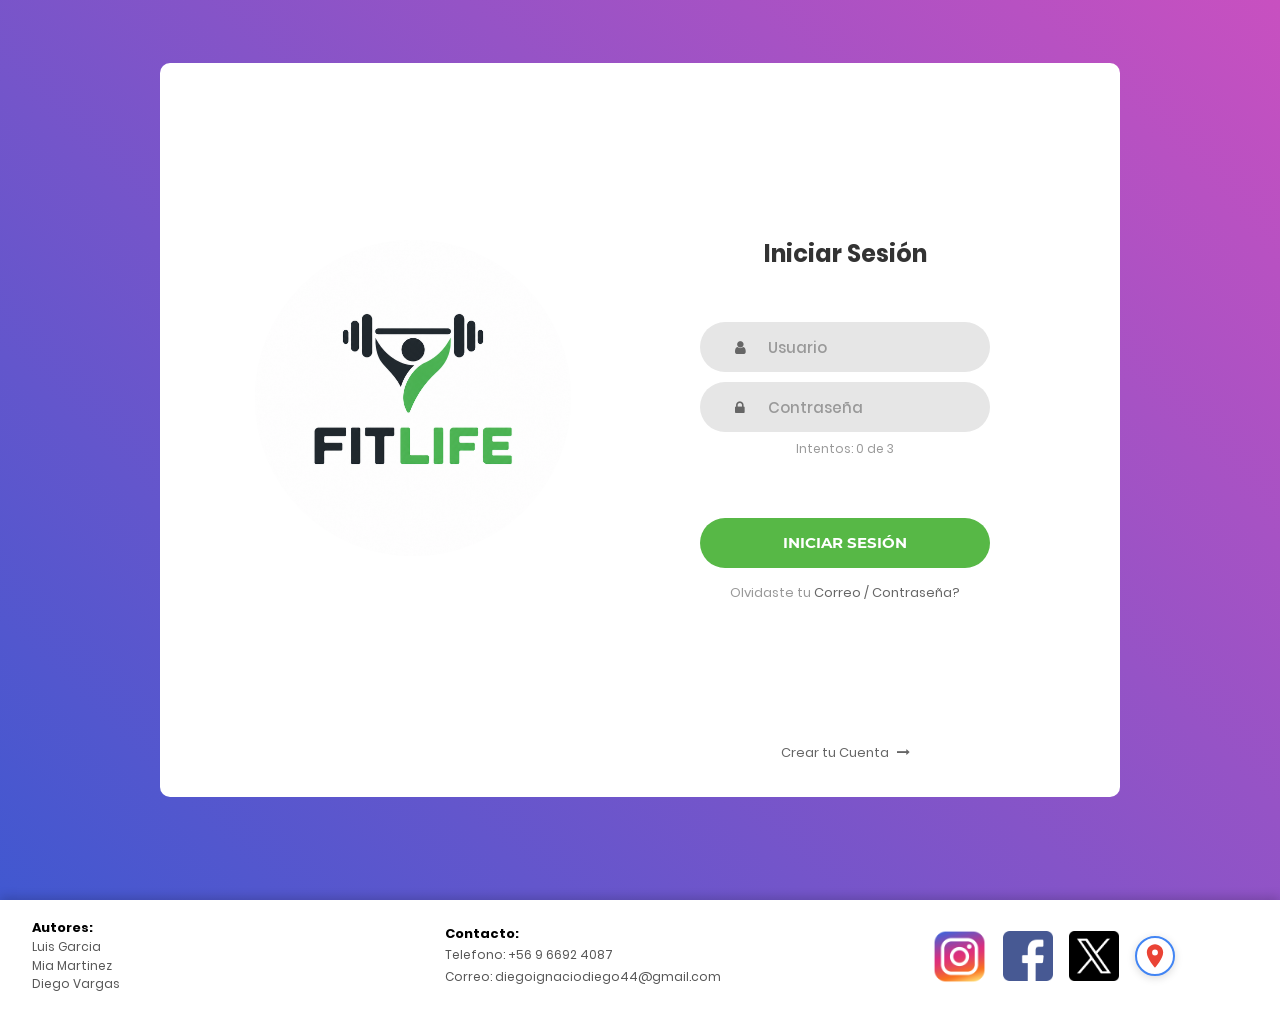
<file: opinion.html>
<!DOCTYPE html>
<html lang="es">

<head>
  <title>Inicio</title>
  <meta charset="UTF-8">
  <meta name="viewport" content="width=device-width, initial-scale=1">
  <link rel="icon" type="image/png" href="images/fitlifefavicon.png">
  <link rel="stylesheet" type="text/css" href="vendor/bootstrap/css/bootstrap.min.css">
  <link rel="stylesheet" type="text/css" href="fonts/font-awesome-4.7.0/css/font-awesome.min.css">
  <link rel="stylesheet" type="text/css" href="css/util.css">
  <link rel="stylesheet" type="text/css" href="css/main.css">
  <link rel="stylesheet" type="text/css" href="css/boxanimation.css">
</head>

<body>
  <header class="site-header">
    <a class="site-brand" href="inicio.html" aria-label="Ir al inicio">
      <i class="fa fa-diamond" aria-hidden="true"></i>
      <span>Fitlife</span>
    </a>

    <nav class="site-nav" aria-label="Navegación principal">
      <a href="inicio.html">Inicio</a>
      <a href="admin-reservas.html">Reservar</a>
      <a href="MiPerfil.html">Mi perfil</a>
      <a href="calculadora.html">Calculadora</a>
      <a href="lista-Usuarios.html">Usuarios</a>
      <a href="gestion-usuario.html">Gestión</a>
      <a href="grafico.html">Gráfico</a>
    </nav>
		<div class="site-user">
      <a class="opiniones-link" href="opinion.html" aria-current="page">
        <i class="fa fa-commenting-o" aria-hidden="true"></i> Opine aquí
      </a>
			<button type="button" class="site-user-toggle" id="userMenuToggle" aria-expanded="false" aria-controls="userMenu">
				<i class="fa fa-user-circle" aria-hidden="true"></i>
        <span id="nombreUsuario">Cargando...</span>
				<i class="fa fa-chevron-down" aria-hidden="true"></i>
			</button>
			<div class="user-menu" id="userMenu" hidden>
				<a href="index.html"><i class="fa fa-sign-out" aria-hidden="true"></i> Cerrar sesión</a>
			</div>
		</div>
	</header>

  <div class="feedback-wrap">
    <div class="feedback-box">
      <div class="feedback-form-container">
        <form action="php/guardar_opinion.php" method="POST" class="feedback-form-content">
          <h2>Déjanos tu opinión</h2>

          <label class="feedback-label">Nombre de Usuario
            <input type="text" id="opinionNombre" class="feedback-input" value="Cargando..." readonly tabindex="-1" aria-readonly="true" />
          </label>


          <label class="feedback-label">Calificación
            <select name="calificacion" required class="feedback-input">
              <option value="5">5 - Excelente</option>
              <option value="4">4 - Muy bueno</option>
              <option value="3">3 - Bueno</option>
              <option value="2">2 - Malo</option>
              <option value="1">1 - Muy malo</option>
            </select>
          </label>

          <label class="feedback-label">Tu comentario
            <textarea name="comentario" required class="feedback-input feedback-textarea"></textarea>
          </label>

          <button type="submit" class="feedback-btn">Enviar comentario</button>
        </form>
      </div>
    </div>
  </div>

  <section class="reviews-section" aria-labelledby="reviewsTitle">
    <div class="reviews-heading">
      <div>
        <span class="graph-eyebrow">Comunidad Fitlife</span>
        <h2 id="reviewsTitle">Opiniones de nuestros socios</h2>
        <p>Calificaciones y comentarios compartidos por la comunidad.</p>
      </div>
      <div class="reviews-reputation" aria-live="polite">
        <strong id="opinionPromedio">--</strong>
        <span id="opinionEstrellas" aria-label="Reputación sobre 5 estrellas">☆☆☆☆☆</span>
        <small><span id="opinionesTotal">0</span> calificaciones</small>
      </div>
    </div>
    <div id="opinionesAleatorias" class="reviews-list" aria-live="polite">
      <p class="reviews-empty">Cargando opiniones...</p>
    </div>
    <p class="graph-error" id="errorOpiniones" role="alert" hidden></p>
  </section>

  <footer class="project-footer">
    <div class="footer-credit">
      <strong>Autores:</strong>
      <span>Luis Garcia</span>
      <span>Mia Martinez</span>
      <span>Diego Vargas</span>
    </div>
    <div class="footer-contacts">
      <strong>Contacto:</strong>
      <a class="footer-contact" href="tel:+56966924087">Telefono: +56 9 6692 4087</a>
      <a class="footer-contact" href="mailto:diegoignaciodiego44@gmail.com">Correo: diegoignaciodiego44@gmail.com</a>
    </div>
    <div class="footer-socials">
      <a href="https://www.instagram.com/aiep_rancagua/" target="_blank" rel="noopener noreferrer" class="instagram-btn">
        <img src="images/Instagram-Logo.png" alt="Síguenos en Instagram">
      </a>
      <a href="https://www.facebook.com/aiep.rancagua" target="_blank" rel="noopener noreferrer" class="Facebook-btn">
        <img src="images/Facebook-Logo.png" alt="Contactanos por Facebook">
      </a>
      <a href="https://x.com/AIEP" target="_blank" rel="noopener noreferrer" class="twitter-btn">
        <img src="images/Twitter-Logo.png" alt="Síguenos en Twitter">
      </a>
      <a class="map-icon" href="https://www.google.com/maps/search/?api=1&query=AIEP%20Rancagua" target="_blank" rel="noopener noreferrer" title="Ver ubicación en Google Maps" aria-label="Ver ubicación en Google Maps">
        <svg viewBox="0 0 24 24" fill="#EA4335" aria-hidden="true">
          <path d="M12 2C8.13 2 5 5.13 5 9c0 5.25 7 13 7 13s7-7.75 7-13c0-3.87-3.13-7-7-7zm0 9.5A2.5 2.5 0 1 1 12 6.5a2.5 2.5 0 0 1 0 5z"/>
        </svg>
      </a>
    </div>
  </footer>

  <script src="js/site-header.js?v=4"></script>
  <script src="js/opinion.js"></script>
</body>
</html>
</file>
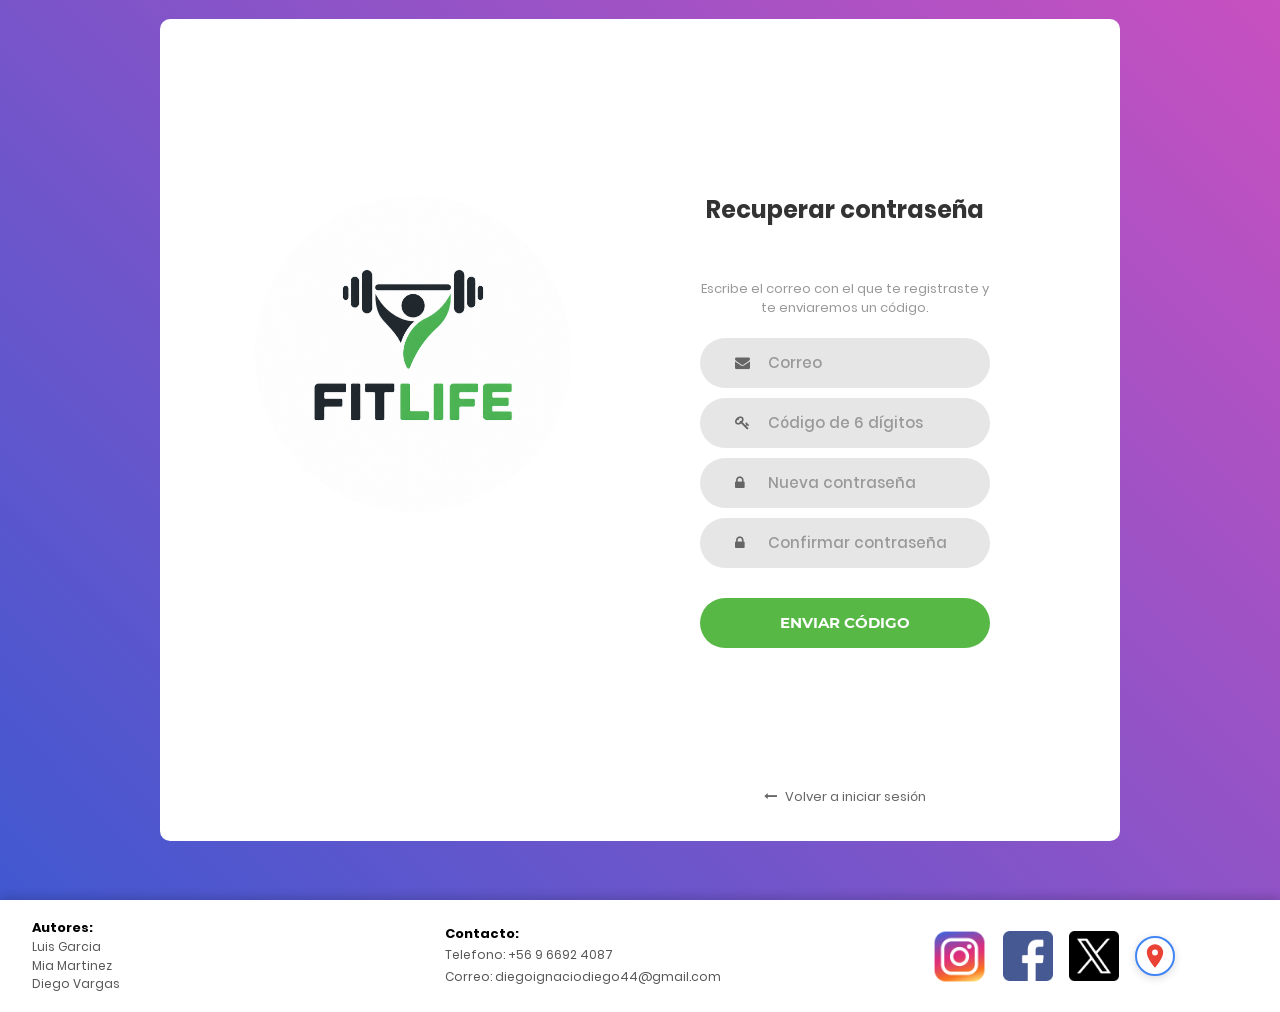
<file: recuperar.html>
<!DOCTYPE html>
<html lang="es">

<head>
    <title>Recuperar contraseña</title>
    <meta charset="UTF-8">
    <meta name="viewport" content="width=device-width, initial-scale=1">
    <link rel="icon" type="image/png" href="images/fitlifefavicon.png">
    <link rel="stylesheet" type="text/css" href="vendor/bootstrap/css/bootstrap.min.css">
    <link rel="stylesheet" type="text/css" href="fonts/font-awesome-4.7.0/css/font-awesome.min.css">
    <link rel="stylesheet" type="text/css" href="vendor/animate/animate.css">
    <link rel="stylesheet" type="text/css" href="vendor/css-hamburgers/hamburgers.min.css">
    <link rel="stylesheet" type="text/css" href="vendor/select2/select2.min.css">
    <link rel="stylesheet" type="text/css" href="css/util.css">
    <link rel="stylesheet" type="text/css" href="css/main.css">

</head>

<body>

    <div class="limiter">
        <div class="container-login100">
            <div class="wrap-login100">
                <div class="login100-pic js-tilt" data-tilt>
                    <img src="images/fitlife.png" alt="IMG">
                </div>

                <form id="recuperarForm" class="login100-form validate-form" novalidate>
                    <span class="login100-form-title">
                        Recuperar contraseña
                    </span>

                    <p class="txt1 text-center p-b-20">
                        Escribe el correo con el que te registraste y te enviaremos un código.
                    </p>

                    <div class="wrap-input100 validate-input" data-validate="Ingresar correo válido: ejemplo@abc.xyz">
                        <input class="input100" type="email" id="rCorreo" name="correo" placeholder="Correo" required
                            pattern="[A-Za-z0-9._%+-]+@[A-Za-z0-9.-]+\.[A-Za-z]{2,}" autocomplete="email">
                        <span class="focus-input100"></span>
                        <span class="symbol-input100">
                            <i class="fa fa-envelope" aria-hidden="true"></i>
                        </span>
                        <span class="validation-icon" aria-label="Ver mensaje de error" role="img">&#xf06a;</span>
                        <i class="fa fa-check-circle validation-icon-success" aria-label="Campo válido" role="img"></i>
                    </div>

                    <div class="wrap-input100 validate-input" data-validate="Código de 6 dígitos">
                        <input class="input100" type="text" id="rCodigo" placeholder="Código de 6 dígitos" maxlength="6"
                            inputmode="numeric" autocomplete="one-time-code" disabled>
                        <span class="focus-input100"></span>
                        <span class="symbol-input100">
                            <i class="fa fa-key" aria-hidden="true"></i>
                        </span>
                        <span class="validation-icon" aria-label="Ver mensaje de error" role="img">&#xf06a;</span>
                        <i class="fa fa-check-circle validation-icon-success" aria-label="Campo válido" role="img"></i>
                    </div>

                    <div class="wrap-input100 validate-input" data-validate="Entre 4 y 8 caracteres, sin espacios">
                        <input class="input100" type="password" id="rNueva" placeholder="Nueva contraseña" maxlength="8"
                            autocomplete="new-password" disabled>
                        <span class="focus-input100"></span>
                        <span class="symbol-input100">
                            <i class="fa fa-lock" aria-hidden="true"></i>
                        </span>
                        <span class="validation-icon" aria-label="Ver mensaje de error" role="img">&#xf06a;</span>
                        <i class="fa fa-check-circle validation-icon-success" aria-label="Campo válido" role="img"></i>
                    </div>

                    <div class="wrap-input100 validate-input" data-validate="Las contraseñas no coinciden">
                        <input class="input100" type="password" id="rConfirmar" placeholder="Confirmar contraseña"
                            maxlength="8" autocomplete="new-password" disabled>
                        <span class="focus-input100"></span>
                        <span class="symbol-input100">
                            <i class="fa fa-lock" aria-hidden="true"></i>
                        </span>
                        <span class="validation-icon" aria-label="Ver mensaje de error" role="img">&#xf06a;</span>
                        <i class="fa fa-check-circle validation-icon-success" aria-label="Campo válido" role="img"></i>
                    </div>

                    <p id="estadoRecuperar" class="estado-codigo" role="status" aria-live="polite"></p>

                    <div class="container-login100-form-btn">
                        <button id="btnRecuperar" class="login100-form-btn" type="button">
                            Enviar código
                        </button>
                    </div>

                    <div class="text-center p-t-136">
                        <a class="txt2" href="index.html">
                            <i class="fa fa-long-arrow-left m-r-5" aria-hidden="true"></i>
                            Volver a iniciar sesión
                        </a>
                    </div>
                </form>
            </div>
        </div>
    </div>

    <footer class="project-footer">
        <div class="footer-credit">
            <strong>Autores:</strong>
            <span>Luis Garcia</span>
            <span>Mia Martinez</span>
            <span>Diego Vargas</span>
        </div>
        <div class="footer-contacts">
            <strong>Contacto:</strong>
            <a class="footer-contact" href="tel:+56966924087">Telefono: +56 9 6692 4087</a>
            <a class="footer-contact" href="mailto:diegoignaciodiego44@gmail.com">Correo:
                diegoignaciodiego44@gmail.com</a>
        </div>
        <div class="footer-socials">
            <a href="https://www.instagram.com/aiep_rancagua/" target="_blank" rel="noopener noreferrer"
                class="instagram-btn">
                <img src="images/Instagram-Logo.png" alt="Síguenos en Instagram">
            </a>
            <a href="https://www.facebook.com/aiep.rancagua" target="_blank" rel="noopener noreferrer"
                class="Facebook-btn">
                <img src="images/Facebook-Logo.png" alt="Contactanos por Facebook">
            </a>
            <a href="https://x.com/AIEP" target="_blank" rel="noopener noreferrer" class="twitter-btn">
                <img src="images/Twitter-Logo.png" alt="Síguenos en Twitter">
            </a>
            <a class="map-icon" href="https://www.google.com/maps/search/?api=1&query=AIEP%20Rancagua" target="_blank"
                rel="noopener noreferrer" title="Ver ubicación en Google Maps"
                aria-label="Ver ubicación en Google Maps">
                <svg viewBox="0 0 24 24" fill="#EA4335" aria-hidden="true">
                    <path
                        d="M12 2C8.13 2 5 5.13 5 9c0 5.25 7 13 7 13s7-7.75 7-13c0-3.87-3.13-7-7-7zm0 9.5A2.5 2.5 0 1 1 12 6.5a2.5 2.5 0 0 1 0 5z" />
                </svg>
            </a>
        </div>
    </footer>

    <script src="vendor/jquery/jquery-3.2.1.min.js"></script>
    <script src="vendor/bootstrap/js/popper.js"></script>
    <script src="vendor/bootstrap/js/bootstrap.min.js"></script>
    <script src="vendor/select2/select2.min.js"></script>
    <script src="vendor/tilt/tilt.jquery.min.js"></script>
    <script>
        $('.js-tilt').tilt({
            scale: 1.1
        })
    </script>
    <script src="js/site-header.js"></script>
    <script src="js/recuperar.js"></script>

</body>

</html>
</file>
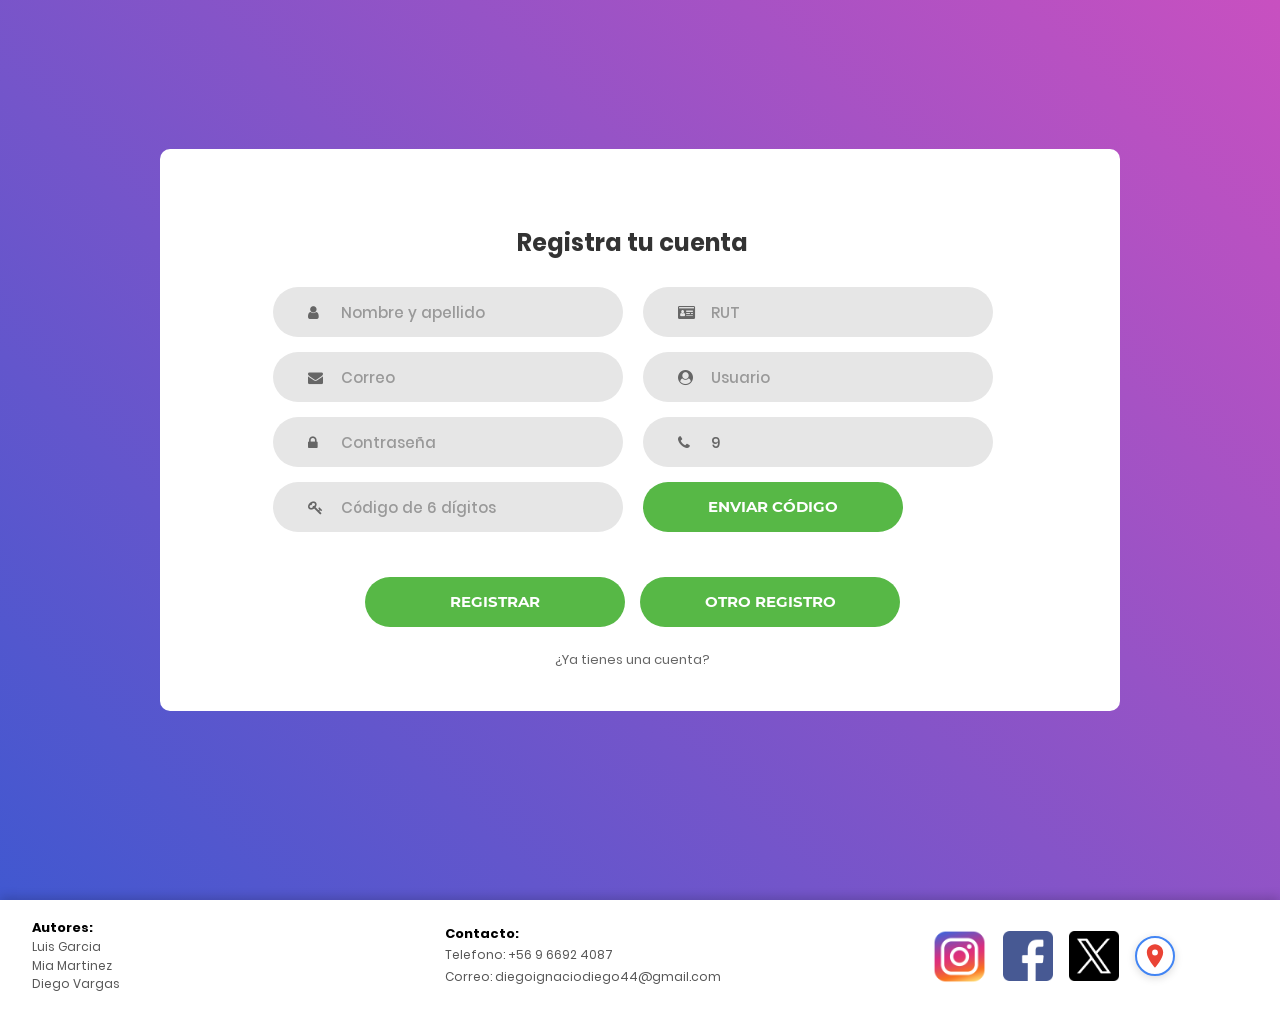
<file: registro.html>
<!DOCTYPE html>
<html lang="es">

<head>
	<title>Registro</title>
	<meta charset="UTF-8">
	<meta name="viewport" content="width=device-width, initial-scale=1">
	<link rel="icon" type="image/png" href="images/fitlifefavicon.png">
	<link rel="stylesheet" type="text/css" href="vendor/bootstrap/css/bootstrap.min.css">
	<link rel="stylesheet" type="text/css" href="fonts/font-awesome-4.7.0/css/font-awesome.min.css">
	<link rel="stylesheet" type="text/css" href="vendor/animate/animate.css">
	<link rel="stylesheet" type="text/css" href="vendor/css-hamburgers/hamburgers.min.css">
	<link rel="stylesheet" type="text/css" href="vendor/select2/select2.min.css">
	<link rel="stylesheet" type="text/css" href="css/util.css">
	<link rel="stylesheet" type="text/css" href="css/main.css">
</head>

<body>
	<div class="limiter">
		<div class="container-login100">
			<div class="wrap-login100 wrap-register100">
				<form id="registroForm" action="php/registrar_usuario.php" method="POST"
					class="login100-form register100-form validate-form" novalidate>
					<span class="login100-form-title register100-form-title">
						Registra tu cuenta
					</span>

					<div class="register-form-grid">
						<div class="wrap-input100 validate-input" data-validate="Nombre y apellido obligatorios">
							<input class="input100" type="text" name="nombre" id="name" placeholder="Nombre y apellido"
								required pattern="[A-Za-zÁÉÍÓÚáéíóúÑñ]+(?:[ ][A-Za-zÁÉÍÓÚáéíóúÑñ]+)+" autocomplete="name">
							<span class="focus-input100"></span>
							<span class="symbol-input100">
								<i class="fa fa-user" aria-hidden="true"></i>
							</span>
							<span class="validation-icon" aria-label="Ver mensaje de error" role="img">&#xf06a;</span>
							<i class="fa fa-check-circle validation-icon-success" aria-label="Campo válido"
								role="img"></i>
						</div>

						<div class="wrap-input100 validate-input" data-validate="RUT obligatorio y válido">
							<input class="input100" type="text" name="rut" id="rut" placeholder="RUT" required
								pattern="^\d{1,2}\.\d{3}\.\d{3}-[0-9Kk]$" maxlength="12" autocomplete="off" inputmode="numeric">
							<span class="focus-input100"></span>
							<span class="symbol-input100">
								<i class="fa fa-id-card" aria-hidden="true"></i>
							</span>
							<span class="validation-icon" aria-label="Ver mensaje de error" role="img">&#xf06a;</span>
							<i class="fa fa-check-circle validation-icon-success" aria-label="Campo válido"
								role="img"></i>
						</div>

						<div class="wrap-input100 validate-input" data-validate="Correo obligatorio: ejemplo@abc.xyz">
							<input class="input100" type="email" id="campoCorreo" name="correo" placeholder="Correo"
								required pattern="[A-Za-z0-9._%+-]+@[A-Za-z0-9.-]+\.[A-Za-z]{2,}" autocomplete="email">
							<span class="focus-input100"></span>
							<span class="symbol-input100">
								<i class="fa fa-envelope" aria-hidden="true"></i>
							</span>
							<span class="validation-icon" aria-label="Ver mensaje de error" role="img">&#xf06a;</span>
							<i class="fa fa-check-circle validation-icon-success" aria-label="Campo válido"
								role="img"></i>
						</div>

						<div class="wrap-input100 validate-input" data-validate="Usuario obligatorio">
							<input class="input100" type="text" name="usuario" placeholder="Usuario" required
								pattern="[A-Za-z0-9_]{3,10}" minlength="3" maxlength="10" autocomplete="username">
							<span class="focus-input100"></span>
							<span class="symbol-input100">
								<i class="fa fa-user-circle" aria-hidden="true"></i>
							</span>
							<span class="validation-icon" aria-label="Ver mensaje de error" role="img">&#xf06a;</span>
							<i class="fa fa-check-circle validation-icon-success" aria-label="Campo válido"
								role="img"></i>
						</div>

						<div class="wrap-input100 validate-input" data-validate="Contraseña obligatoria">
							<input class="input100" type="password" name="contraseña" placeholder="Contraseña" required
								pattern="\S{4,8}" minlength="4" maxlength="8" autocomplete="new-password">
							<span class="focus-input100"></span>
							<span class="symbol-input100">
								<i class="fa fa-lock" aria-hidden="true"></i>
							</span>
							<span class="validation-icon" aria-label="Ver mensaje de error" role="img">&#xf06a;</span>
							<i class="fa fa-check-circle validation-icon-success" aria-label="Campo válido"
								role="img"></i>
						</div>

						<div class="wrap-input100 validate-input" data-validate="Teléfono obligatorio">
							<input class="input100" type="tel" name="telefono" id="telefono" placeholder="Teléfono"
								required pattern="9[0-9]{8}" maxlength="9" inputmode="numeric" value="9">
							<span class="focus-input100"></span>
							<span class="symbol-input100">
								<i class="fa fa-phone" aria-hidden="true"></i>
							</span>
							<span class="validation-icon" aria-label="Ver mensaje de error" role="img">&#xf06a;</span>
							<i class="fa fa-check-circle validation-icon-success" aria-label="Campo válido"
								role="img"></i>
						</div>

						<div class="wrap-input100 validate-input" data-validate="Código de 6 dígitos obligatorio">
							<input class="input100" type="text" id="codigo" name="codigo" placeholder="Código de 6 dígitos"
								required pattern="[0-9]{6}" maxlength="6" inputmode="numeric"
								autocomplete="one-time-code" disabled>
							<span class="focus-input100"></span>
							<span class="symbol-input100">
								<i class="fa fa-key" aria-hidden="true"></i>
							</span>
							<span class="validation-icon" aria-label="Ver mensaje de error" role="img">&#xf06a;</span>
							<i class="fa fa-check-circle validation-icon-success" aria-label="Código válido"
								role="img"></i>
						</div>
						
						<button type="button" id="btnCodigo" class="login100-form-btn register-secondary-btn">Enviar código</button>
						<p id="estadoCodigo" class="estado-codigo" role="status" aria-live="polite"></p>
					</div>

					<div class="container-login100-form-btn register-form-actions">
						<button type="submit" class="login100-form-btn">
							Registrar
						</button>
						<button id="btnOtroRegistro" type="button" class="login100-form-btn register-secondary-btn">
							Otro registro
						</button>
					</div>

					<div class="text-center p-t-20">
						<a class="txt2" href="index.html">¿Ya tienes una cuenta?</a>
					</div>
				</form>
			</div>
		</div>
	</div>

	<footer class="project-footer">
		<div class="footer-credit">
			<strong>Autores:</strong>
			<span>Luis Garcia</span>
			<span>Mia Martinez</span>
			<span>Diego Vargas</span>
		</div>
		<div class="footer-contacts">
			<strong>Contacto:</strong>
			<a class="footer-contact" href="tel:+56966924087">Telefono: +56 9 6692 4087</a>
			<a class="footer-contact" href="mailto:diegoignaciodiego44@gmail.com">Correo:
				diegoignaciodiego44@gmail.com</a>
		</div>
		<div class="footer-socials">
			<a href="https://www.instagram.com/aiep_rancagua/" target="_blank" rel="noopener noreferrer"
				class="instagram-btn">
				<img src="images/Instagram-Logo.png" alt="Síguenos en Instagram">
			</a>
			<a href="https://www.facebook.com/aiep.rancagua" target="_blank" rel="noopener noreferrer"
				class="Facebook-btn">
				<img src="images/Facebook-Logo.png" alt="Contactanos por Facebook">
			</a>
			<a href="https://x.com/AIEP" target="_blank" rel="noopener noreferrer" class="twitter-btn">
				<img src="images/Twitter-Logo.png" alt="Síguenos en Twitter">
			</a>
			<a class="map-icon" href="https://www.google.com/maps/search/?api=1&query=AIEP%20Rancagua" target="_blank"
				rel="noopener noreferrer" title="Ver ubicación en Google Maps"
				aria-label="Ver ubicación en Google Maps">
				<svg viewBox="0 0 24 24" fill="#EA4335" aria-hidden="true">
					<path
						d="M12 2C8.13 2 5 5.13 5 9c0 5.25 7 13 7 13s7-7.75 7-13c0-3.87-3.13-7-7-7zm0 9.5A2.5 2.5 0 1 1 12 6.5a2.5 2.5 0 0 1 0 5z" />
				</svg>
			</a>
		</div>
	</footer>

	<script src="vendor/jquery/jquery-3.2.1.min.js"></script>
	<script src="vendor/bootstrap/js/popper.js"></script>
	<script src="vendor/bootstrap/js/bootstrap.min.js"></script>
	<script src="vendor/select2/select2.min.js"></script>
	<script src="vendor/tilt/tilt.jquery.min.js"></script>
	<script>
		$('.js-tilt').tilt({
			scale: 1.1
		})

		function limpiarValidacion() {
			document.querySelectorAll('#registroForm .wrap-input100').forEach(function (contenedor) {
				contenedor.classList.remove('alert-validate');
				contenedor.classList.remove('confirm-validate');
			});
		}

		document.getElementById('btnOtroRegistro').addEventListener('click', function () {
			document.getElementById('registroForm').reset();
			limpiarValidacion();
			document.querySelector('#registroForm input').focus();
		});

		const campoNombre = document.querySelector('input[name="nombre"]');
		const campoRut = document.querySelector('input[name="rut"]');
		const campoCorreo = document.querySelector('input[name="correo"]');
		const campoUsuario = document.querySelector('input[name="usuario"]');
		const campoContrasena = document.querySelector('input[name="contraseña"]');
		const campoTelefono = document.querySelector('input[name="telefono"]');
		const campoCodigo = document.getElementById('codigo');

		campoNombre.addEventListener('input', function () {
			this.value = this.value.replace(/[^A-Za-zÁÉÍÓÚáéíóúÑñ ]/g, '').replace(/\s{2,}/g, ' ');
		});

		campoNombre.addEventListener('blur', function () {
			this.value = this.value.trim();
		});

		campoRut.addEventListener('input', function () {
			const caracteresRut = this.value.replace(/[^0-9Kk]/g, '').toUpperCase();
			if (caracteresRut.length < 8) {
				this.value = caracteresRut;
				return;
			}

			const cuerpo = caracteresRut.slice(0, -1).slice(0, 8);
			const digitoVerificador = caracteresRut.slice(-1);

			const cuerpoFormateado = cuerpo.replace(/(\d)(?=(\d{3})+(?!\d))/g, '$1.');
			this.value = cuerpoFormateado + (digitoVerificador ? '-' + digitoVerificador : '');
		});

		campoCorreo.addEventListener('input', function () {
			this.value = this.value.replace(/\s/g, '');
		});

		campoUsuario.addEventListener('input', function () {
			this.value = this.value.replace(/[^A-Za-z0-9_]/g, '');
		});

		campoContrasena.addEventListener('input', function () {
			this.value = this.value.replace(/\s/g, '');
		});

		campoTelefono.addEventListener('input', function () {
			this.value = this.value.replace(/\D/g, '').slice(0, 9);
		});

		campoCodigo.addEventListener('input', function () {
			this.value = this.value.replace(/\D/g, '').slice(0, 6);
		});

		function rutEsValido(rut) {
			const rutLimpio = rut.replace(/[.\-]/g, '').toUpperCase();
			if (!/^\d{7,8}[0-9K]$/.test(rutLimpio)) {
				return false;
			}
			const cuerpo = rutLimpio.slice(0, -1);
			const digitoEsperado = rutLimpio.slice(-1);
			let suma = 0;
			let multiplicador = 2;

			for (let indice = cuerpo.length - 1; indice >= 0; indice--) {
				suma += Number(cuerpo[indice]) * multiplicador;
				multiplicador = multiplicador === 7 ? 2 : multiplicador + 1;
			}

			const resto = 11 - (suma % 11);
			const digitoCalculado = resto === 11 ? '0' : resto === 10 ? 'K' : String(resto);
			return digitoEsperado === digitoCalculado;
		}

		function correoEsValido(valor) {
			return /^[A-Za-z0-9._%+-]+@[A-Za-z0-9.-]+\.[A-Za-z]{2,}$/.test(valor.trim());
		}

		function validarCampo(campo) {
			const contenedor = campo.closest('.wrap-input100');

			if (campo === campoCodigo) {
				const codigoVerificado = window.correoVerificado === true;
				contenedor.classList.toggle('confirm-validate', codigoVerificado);
				contenedor.classList.toggle('alert-validate', !codigoVerificado);
				return codigoVerificado;
			}

			if (campo === campoRut) {
				campo.setCustomValidity(rutEsValido(campo.value) ? '' : 'Ingresa un RUT válido');
			}

			if (campo === campoCorreo) {
				campo.setCustomValidity(correoEsValido(campo.value) ? '' : 'Ingresa un correo válido (ejemplo@dominio.com)');
			}

			const campoValido = campo.checkValidity();

			contenedor.classList.toggle('confirm-validate', campoValido);
			contenedor.classList.toggle('alert-validate', !campoValido);

			return campoValido;
		}

		const camposRegistro = document.querySelectorAll('#registroForm input');

		camposRegistro.forEach(function (campo) {
			// Mientras el usuario escribe
			campo.addEventListener('input', function () {
				validarCampo(campo);
			});

			// Al salir del campo (blur), por si estaba vacío y no disparó "input"
			campo.addEventListener('blur', function () {
				validarCampo(campo);
			});
		});

		document.getElementById('registroForm').addEventListener('submit', async function (event) {
			event.preventDefault();

			let formularioValido = true;
			let primerCampoInvalido = null;

			camposRegistro.forEach(function (campo) {
				const valido = validarCampo(campo);
				if (!valido && formularioValido) {
					formularioValido = false;
					primerCampoInvalido = campo;
				}
			});

			if (!formularioValido) {
				if (!primerCampoInvalido.disabled) {
					primerCampoInvalido.focus();
				} else {
					document.getElementById('estadoCodigo').textContent = 'Primero envía el código a tu correo.';
				}
				return;
			}

			const datos = new FormData(this);

			try {
				const respuesta = await fetch('php/registrar_usuario.php', {
					method: 'POST',
					body: datos
				});

				const mensaje = await respuesta.text();

				if (respuesta.status === 409) {
					alert("Usuario ya registrado\n\n" + mensaje);
					return;
				}

				if (!respuesta.ok) {
					alert("No se pudo registrar el usuario.\n\n" + mensaje);
					return;
				}

				alert("Usuario registrado correctamente.");

				this.reset();
				limpiarValidacion();

				campoTelefono.value = "9";
			} catch (error) {
				console.error(error);
				alert("Error al conectar con el servidor.");
			}
		});
	</script>
	<script src="js/main.js"></script>
	<script src="js/registro.js"></script>
</body>

</html>
</file>
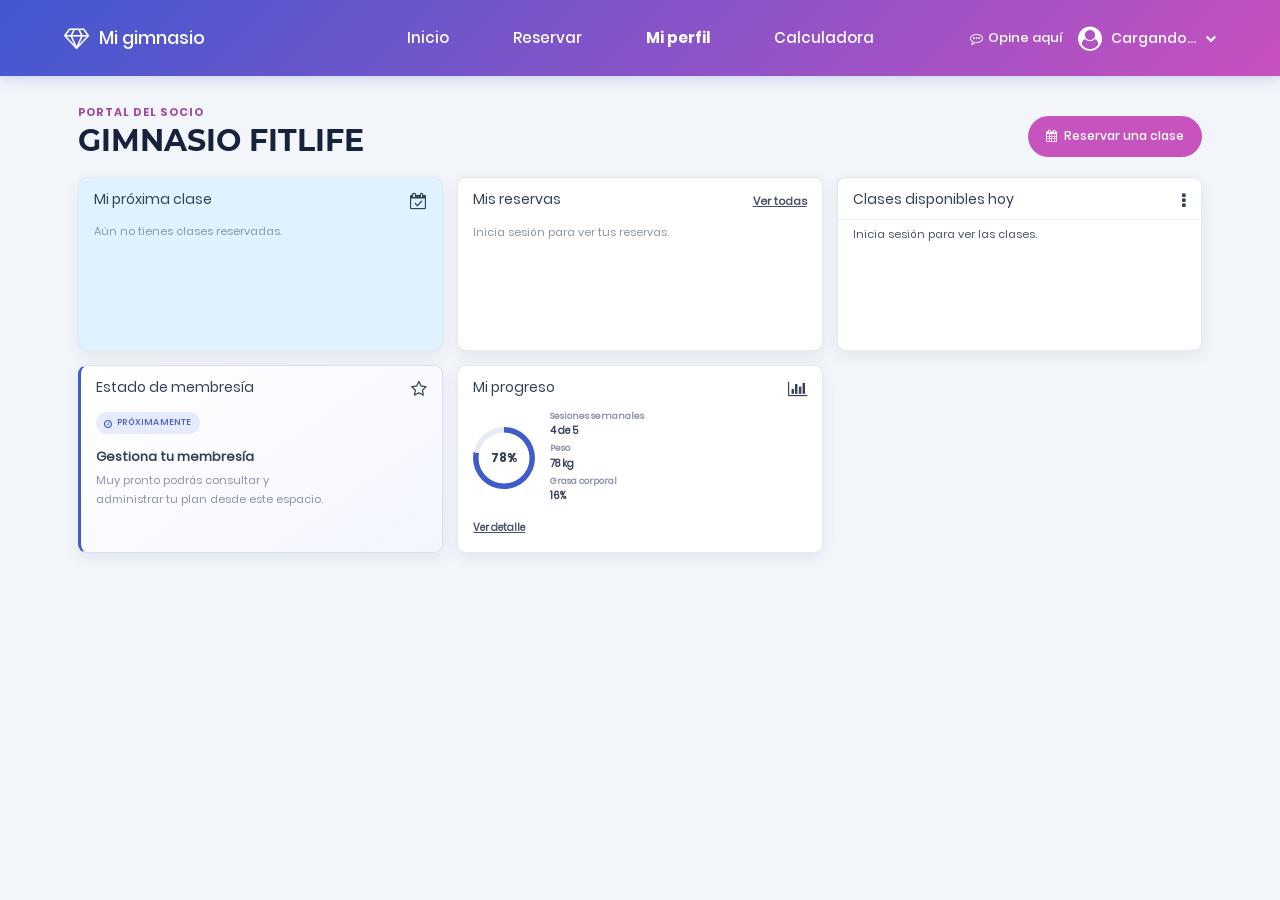
<file: view.html>
<!DOCTYPE html>
<html lang="es">
<head>
	<title>Mi gimnasio - Panel del socio</title>
	<meta charset="UTF-8">
	<meta name="viewport" content="width=device-width, initial-scale=1">
	<link rel="icon" type="image/png" href="images/icons/favicon.ico">
	<link rel="stylesheet" type="text/css" href="vendor/bootstrap/css/bootstrap.min.css">
	<link rel="stylesheet" type="text/css" href="fonts/font-awesome-4.7.0/css/font-awesome.min.css">
	<link rel="stylesheet" type="text/css" href="css/util.css">
	<link rel="stylesheet" type="text/css" href="css/main.css">
</head>
<body class="dashboard-page">
	<header class="site-header">
		<a class="site-brand" href="inicio.html" aria-label="Ir al inicio">
			<i class="fa fa-diamond" aria-hidden="true"></i>
			<span>Mi gimnasio</span>
		</a>

		<nav class="site-nav" aria-label="Navegación principal">
			<a href="inicio.html">Inicio</a>
			<a href="admin-reservas.html">Reservar</a>
			<a class="active" href="view.html">Mi perfil</a>
			<a href="calculadora.html">Calculadora</a>
		</nav>

		<div class="site-user">
			<a class="opiniones-link" href="opinion.html">
				<i class="fa fa-commenting-o" aria-hidden="true"></i> Opine aquí
			</a>
			<button type="button" class="site-user-toggle" id="userMenuToggle" aria-expanded="false" aria-controls="userMenu">
				<i class="fa fa-user-circle" aria-hidden="true"></i>
				<span id="nombreUsuario">Cargando...</span>
				<i class="fa fa-chevron-down" aria-hidden="true"></i>
			</button>
			<div class="user-menu" id="userMenu" hidden>
				<a href="index.html" id="logoutLink"><i class="fa fa-sign-out" aria-hidden="true"></i> Cerrar sesión</a>
			</div>
		</div>
	</header>

	<main class="dashboard-wrapper">
		<section class="dashboard-heading" aria-labelledby="dashboardTitle">
			<div>
				<span class="dashboard-eyebrow">Portal del socio</span>
				<h1 id="dashboardTitle">Gimnasio Fitlife</h1>
			</div>
			<a class="dashboard-primary-button" href="admin-reservas.html">
				<i class="fa fa-calendar" aria-hidden="true"></i> Reservar una clase
			</a>
		</section>

		<section class="dashboard-grid" aria-label="Resumen de tu actividad">
			<article class="dashboard-card next-class-card">
				<div class="card-heading">
					<h2>Mi próxima clase</h2>
					<i class="fa fa-calendar-check-o" aria-hidden="true"></i>
				</div>
				<div id="nextClass" class="card-empty">Aún no tienes clases reservadas.</div>
			</article>

			<article class="dashboard-card">
				<div class="card-heading">
					<h2>Mis reservas</h2>
					<a href="admin-reservas.html">Ver todas</a>
				</div>
				<div id="reservationSummary" class="card-empty">Cargando tus reservas...</div>
			</article>

			<article class="dashboard-card available-card">
				<div class="card-heading">
					<h2>Clases disponibles hoy</h2>
					<i class="fa fa-ellipsis-v" aria-hidden="true"></i>
				</div>
				<ul id="availableClasses" class="class-list">
					<li class="card-empty">Cargando clases...</li>
				</ul>
			</article>

			<article class="dashboard-card membership-card">
				<div class="card-heading">
					<h2>Estado de membresía</h2>
					<i class="fa fa-star-o" aria-hidden="true"></i>
				</div>
				<div class="membership-status"><i class="fa fa-clock-o" aria-hidden="true"></i> Próximamente</div>
				<strong>Gestiona tu membresía</strong>
				<p>Muy pronto podrás consultar y administrar tu plan desde este espacio.</p>
			</article>

			<article class="dashboard-card progress-card">
				<div class="card-heading">
					<h2>Mi progreso</h2>
					<i class="fa fa-bar-chart" aria-hidden="true"></i>
				</div>
				<div class="progress-layout">
					<div class="progress-ring"><span>78%</span></div>
					<dl>
						<div><dt>Sesiones semanales</dt><dd>4 de 5</dd></div>
						<div><dt>Peso</dt><dd>78 kg</dd></div>
						<div><dt>Grasa corporal</dt><dd>16%</dd></div>
					</dl>
				</div>
				<a class="card-link" href="calculadora.html">Ver detalle</a>
			</article>

		</section>
	</main>

	<script src="js/site-header.js?v=2"></script>
	<script src="js/view.js"></script>
</body>
</html>
</file>
<file: css/util.css>
/*[ FONT SIZE ]
///////////////////////////////////////////////////////////
*/
.fs-1 {font-size: 1px;}
.fs-2 {font-size: 2px;}
.fs-3 {font-size: 3px;}
.fs-4 {font-size: 4px;}
.fs-5 {font-size: 5px;}
.fs-6 {font-size: 6px;}
.fs-7 {font-size: 7px;}
.fs-8 {font-size: 8px;}
.fs-9 {font-size: 9px;}
.fs-10 {font-size: 10px;}
.fs-11 {font-size: 11px;}
.fs-12 {font-size: 12px;}
.fs-13 {font-size: 13px;}
.fs-14 {font-size: 14px;}
.fs-15 {font-size: 15px;}
.fs-16 {font-size: 16px;}
.fs-17 {font-size: 17px;}
.fs-18 {font-size: 18px;}
.fs-19 {font-size: 19px;}
.fs-20 {font-size: 20px;}
.fs-21 {font-size: 21px;}
.fs-22 {font-size: 22px;}
.fs-23 {font-size: 23px;}
.fs-24 {font-size: 24px;}
.fs-25 {font-size: 25px;}
.fs-26 {font-size: 26px;}
.fs-27 {font-size: 27px;}
.fs-28 {font-size: 28px;}
.fs-29 {font-size: 29px;}
.fs-30 {font-size: 30px;}
.fs-31 {font-size: 31px;}
.fs-32 {font-size: 32px;}
.fs-33 {font-size: 33px;}
.fs-34 {font-size: 34px;}
.fs-35 {font-size: 35px;}
.fs-36 {font-size: 36px;}
.fs-37 {font-size: 37px;}
.fs-38 {font-size: 38px;}
.fs-39 {font-size: 39px;}
.fs-40 {font-size: 40px;}
.fs-41 {font-size: 41px;}
.fs-42 {font-size: 42px;}
.fs-43 {font-size: 43px;}
.fs-44 {font-size: 44px;}
.fs-45 {font-size: 45px;}
.fs-46 {font-size: 46px;}
.fs-47 {font-size: 47px;}
.fs-48 {font-size: 48px;}
.fs-49 {font-size: 49px;}
.fs-50 {font-size: 50px;}
.fs-51 {font-size: 51px;}
.fs-52 {font-size: 52px;}
.fs-53 {font-size: 53px;}
.fs-54 {font-size: 54px;}
.fs-55 {font-size: 55px;}
.fs-56 {font-size: 56px;}
.fs-57 {font-size: 57px;}
.fs-58 {font-size: 58px;}
.fs-59 {font-size: 59px;}
.fs-60 {font-size: 60px;}
.fs-61 {font-size: 61px;}
.fs-62 {font-size: 62px;}
.fs-63 {font-size: 63px;}
.fs-64 {font-size: 64px;}
.fs-65 {font-size: 65px;}
.fs-66 {font-size: 66px;}
.fs-67 {font-size: 67px;}
.fs-68 {font-size: 68px;}
.fs-69 {font-size: 69px;}
.fs-70 {font-size: 70px;}
.fs-71 {font-size: 71px;}
.fs-72 {font-size: 72px;}
.fs-73 {font-size: 73px;}
.fs-74 {font-size: 74px;}
.fs-75 {font-size: 75px;}
.fs-76 {font-size: 76px;}
.fs-77 {font-size: 77px;}
.fs-78 {font-size: 78px;}
.fs-79 {font-size: 79px;}
.fs-80 {font-size: 80px;}
.fs-81 {font-size: 81px;}
.fs-82 {font-size: 82px;}
.fs-83 {font-size: 83px;}
.fs-84 {font-size: 84px;}
.fs-85 {font-size: 85px;}
.fs-86 {font-size: 86px;}
.fs-87 {font-size: 87px;}
.fs-88 {font-size: 88px;}
.fs-89 {font-size: 89px;}
.fs-90 {font-size: 90px;}
.fs-91 {font-size: 91px;}
.fs-92 {font-size: 92px;}
.fs-93 {font-size: 93px;}
.fs-94 {font-size: 94px;}
.fs-95 {font-size: 95px;}
.fs-96 {font-size: 96px;}
.fs-97 {font-size: 97px;}
.fs-98 {font-size: 98px;}
.fs-99 {font-size: 99px;}
.fs-100 {font-size: 100px;}
.fs-101 {font-size: 101px;}
.fs-102 {font-size: 102px;}
.fs-103 {font-size: 103px;}
.fs-104 {font-size: 104px;}
.fs-105 {font-size: 105px;}
.fs-106 {font-size: 106px;}
.fs-107 {font-size: 107px;}
.fs-108 {font-size: 108px;}
.fs-109 {font-size: 109px;}
.fs-110 {font-size: 110px;}
.fs-111 {font-size: 111px;}
.fs-112 {font-size: 112px;}
.fs-113 {font-size: 113px;}
.fs-114 {font-size: 114px;}
.fs-115 {font-size: 115px;}
.fs-116 {font-size: 116px;}
.fs-117 {font-size: 117px;}
.fs-118 {font-size: 118px;}
.fs-119 {font-size: 119px;}
.fs-120 {font-size: 120px;}
.fs-121 {font-size: 121px;}
.fs-122 {font-size: 122px;}
.fs-123 {font-size: 123px;}
.fs-124 {font-size: 124px;}
.fs-125 {font-size: 125px;}
.fs-126 {font-size: 126px;}
.fs-127 {font-size: 127px;}
.fs-128 {font-size: 128px;}
.fs-129 {font-size: 129px;}
.fs-130 {font-size: 130px;}
.fs-131 {font-size: 131px;}
.fs-132 {font-size: 132px;}
.fs-133 {font-size: 133px;}
.fs-134 {font-size: 134px;}
.fs-135 {font-size: 135px;}
.fs-136 {font-size: 136px;}
.fs-137 {font-size: 137px;}
.fs-138 {font-size: 138px;}
.fs-139 {font-size: 139px;}
.fs-140 {font-size: 140px;}
.fs-141 {font-size: 141px;}
.fs-142 {font-size: 142px;}
.fs-143 {font-size: 143px;}
.fs-144 {font-size: 144px;}
.fs-145 {font-size: 145px;}
.fs-146 {font-size: 146px;}
.fs-147 {font-size: 147px;}
.fs-148 {font-size: 148px;}
.fs-149 {font-size: 149px;}
.fs-150 {font-size: 150px;}
.fs-151 {font-size: 151px;}
.fs-152 {font-size: 152px;}
.fs-153 {font-size: 153px;}
.fs-154 {font-size: 154px;}
.fs-155 {font-size: 155px;}
.fs-156 {font-size: 156px;}
.fs-157 {font-size: 157px;}
.fs-158 {font-size: 158px;}
.fs-159 {font-size: 159px;}
.fs-160 {font-size: 160px;}
.fs-161 {font-size: 161px;}
.fs-162 {font-size: 162px;}
.fs-163 {font-size: 163px;}
.fs-164 {font-size: 164px;}
.fs-165 {font-size: 165px;}
.fs-166 {font-size: 166px;}
.fs-167 {font-size: 167px;}
.fs-168 {font-size: 168px;}
.fs-169 {font-size: 169px;}
.fs-170 {font-size: 170px;}
.fs-171 {font-size: 171px;}
.fs-172 {font-size: 172px;}
.fs-173 {font-size: 173px;}
.fs-174 {font-size: 174px;}
.fs-175 {font-size: 175px;}
.fs-176 {font-size: 176px;}
.fs-177 {font-size: 177px;}
.fs-178 {font-size: 178px;}
.fs-179 {font-size: 179px;}
.fs-180 {font-size: 180px;}
.fs-181 {font-size: 181px;}
.fs-182 {font-size: 182px;}
.fs-183 {font-size: 183px;}
.fs-184 {font-size: 184px;}
.fs-185 {font-size: 185px;}
.fs-186 {font-size: 186px;}
.fs-187 {font-size: 187px;}
.fs-188 {font-size: 188px;}
.fs-189 {font-size: 189px;}
.fs-190 {font-size: 190px;}
.fs-191 {font-size: 191px;}
.fs-192 {font-size: 192px;}
.fs-193 {font-size: 193px;}
.fs-194 {font-size: 194px;}
.fs-195 {font-size: 195px;}
.fs-196 {font-size: 196px;}
.fs-197 {font-size: 197px;}
.fs-198 {font-size: 198px;}
.fs-199 {font-size: 199px;}
.fs-200 {font-size: 200px;}

/*[ PADDING ]
///////////////////////////////////////////////////////////
*/
.p-t-0 {padding-top: 0px;}
.p-t-1 {padding-top: 1px;}
.p-t-2 {padding-top: 2px;}
.p-t-3 {padding-top: 3px;}
.p-t-4 {padding-top: 4px;}
.p-t-5 {padding-top: 5px;}
.p-t-6 {padding-top: 6px;}
.p-t-7 {padding-top: 7px;}
.p-t-8 {padding-top: 8px;}
.p-t-9 {padding-top: 9px;}
.p-t-10 {padding-top: 10px;}
.p-t-11 {padding-top: 11px;}
.p-t-12 {padding-top: 12px;}
.p-t-13 {padding-top: 13px;}
.p-t-14 {padding-top: 14px;}
.p-t-15 {padding-top: 15px;}
.p-t-16 {padding-top: 16px;}
.p-t-17 {padding-top: 17px;}
.p-t-18 {padding-top: 18px;}
.p-t-19 {padding-top: 19px;}
.p-t-20 {padding-top: 20px;}
.p-t-21 {padding-top: 21px;}
.p-t-22 {padding-top: 22px;}
.p-t-23 {padding-top: 23px;}
.p-t-24 {padding-top: 24px;}
.p-t-25 {padding-top: 25px;}
.p-t-26 {padding-top: 26px;}
.p-t-27 {padding-top: 27px;}
.p-t-28 {padding-top: 28px;}
.p-t-29 {padding-top: 29px;}
.p-t-30 {padding-top: 30px;}
.p-t-31 {padding-top: 31px;}
.p-t-32 {padding-top: 32px;}
.p-t-33 {padding-top: 33px;}
.p-t-34 {padding-top: 34px;}
.p-t-35 {padding-top: 35px;}
.p-t-36 {padding-top: 36px;}
.p-t-37 {padding-top: 37px;}
.p-t-38 {padding-top: 38px;}
.p-t-39 {padding-top: 39px;}
.p-t-40 {padding-top: 40px;}
.p-t-41 {padding-top: 41px;}
.p-t-42 {padding-top: 42px;}
.p-t-43 {padding-top: 43px;}
.p-t-44 {padding-top: 44px;}
.p-t-45 {padding-top: 45px;}
.p-t-46 {padding-top: 46px;}
.p-t-47 {padding-top: 47px;}
.p-t-48 {padding-top: 48px;}
.p-t-49 {padding-top: 49px;}
.p-t-50 {padding-top: 50px;}
.p-t-51 {padding-top: 51px;}
.p-t-52 {padding-top: 52px;}
.p-t-53 {padding-top: 53px;}
.p-t-54 {padding-top: 54px;}
.p-t-55 {padding-top: 55px;}
.p-t-56 {padding-top: 56px;}
.p-t-57 {padding-top: 57px;}
.p-t-58 {padding-top: 58px;}
.p-t-59 {padding-top: 59px;}
.p-t-60 {padding-top: 60px;}
.p-t-61 {padding-top: 61px;}
.p-t-62 {padding-top: 62px;}
.p-t-63 {padding-top: 63px;}
.p-t-64 {padding-top: 64px;}
.p-t-65 {padding-top: 65px;}
.p-t-66 {padding-top: 66px;}
.p-t-67 {padding-top: 67px;}
.p-t-68 {padding-top: 68px;}
.p-t-69 {padding-top: 69px;}
.p-t-70 {padding-top: 70px;}
.p-t-71 {padding-top: 71px;}
.p-t-72 {padding-top: 72px;}
.p-t-73 {padding-top: 73px;}
.p-t-74 {padding-top: 74px;}
.p-t-75 {padding-top: 75px;}
.p-t-76 {padding-top: 76px;}
.p-t-77 {padding-top: 77px;}
.p-t-78 {padding-top: 78px;}
.p-t-79 {padding-top: 79px;}
.p-t-80 {padding-top: 80px;}
.p-t-81 {padding-top: 81px;}
.p-t-82 {padding-top: 82px;}
.p-t-83 {padding-top: 83px;}
.p-t-84 {padding-top: 84px;}
.p-t-85 {padding-top: 85px;}
.p-t-86 {padding-top: 86px;}
.p-t-87 {padding-top: 87px;}
.p-t-88 {padding-top: 88px;}
.p-t-89 {padding-top: 89px;}
.p-t-90 {padding-top: 90px;}
.p-t-91 {padding-top: 91px;}
.p-t-92 {padding-top: 92px;}
.p-t-93 {padding-top: 93px;}
.p-t-94 {padding-top: 94px;}
.p-t-95 {padding-top: 95px;}
.p-t-96 {padding-top: 96px;}
.p-t-97 {padding-top: 97px;}
.p-t-98 {padding-top: 98px;}
.p-t-99 {padding-top: 99px;}
.p-t-100 {padding-top: 100px;}
.p-t-101 {padding-top: 101px;}
.p-t-102 {padding-top: 102px;}
.p-t-103 {padding-top: 103px;}
.p-t-104 {padding-top: 104px;}
.p-t-105 {padding-top: 105px;}
.p-t-106 {padding-top: 106px;}
.p-t-107 {padding-top: 107px;}
.p-t-108 {padding-top: 108px;}
.p-t-109 {padding-top: 109px;}
.p-t-110 {padding-top: 110px;}
.p-t-111 {padding-top: 111px;}
.p-t-112 {padding-top: 112px;}
.p-t-113 {padding-top: 113px;}
.p-t-114 {padding-top: 114px;}
.p-t-115 {padding-top: 115px;}
.p-t-116 {padding-top: 116px;}
.p-t-117 {padding-top: 117px;}
.p-t-118 {padding-top: 118px;}
.p-t-119 {padding-top: 119px;}
.p-t-120 {padding-top: 120px;}
.p-t-121 {padding-top: 121px;}
.p-t-122 {padding-top: 122px;}
.p-t-123 {padding-top: 123px;}
.p-t-124 {padding-top: 124px;}
.p-t-125 {padding-top: 125px;}
.p-t-126 {padding-top: 126px;}
.p-t-127 {padding-top: 127px;}
.p-t-128 {padding-top: 128px;}
.p-t-129 {padding-top: 129px;}
.p-t-130 {padding-top: 130px;}
.p-t-131 {padding-top: 131px;}
.p-t-132 {padding-top: 132px;}
.p-t-133 {padding-top: 133px;}
.p-t-134 {padding-top: 134px;}
.p-t-135 {padding-top: 135px;}
.p-t-136 {padding-top: 136px;}
.p-t-137 {padding-top: 137px;}
.p-t-138 {padding-top: 138px;}
.p-t-139 {padding-top: 139px;}
.p-t-140 {padding-top: 140px;}
.p-t-141 {padding-top: 141px;}
.p-t-142 {padding-top: 142px;}
.p-t-143 {padding-top: 143px;}
.p-t-144 {padding-top: 144px;}
.p-t-145 {padding-top: 145px;}
.p-t-146 {padding-top: 146px;}
.p-t-147 {padding-top: 147px;}
.p-t-148 {padding-top: 148px;}
.p-t-149 {padding-top: 149px;}
.p-t-150 {padding-top: 150px;}
.p-t-151 {padding-top: 151px;}
.p-t-152 {padding-top: 152px;}
.p-t-153 {padding-top: 153px;}
.p-t-154 {padding-top: 154px;}
.p-t-155 {padding-top: 155px;}
.p-t-156 {padding-top: 156px;}
.p-t-157 {padding-top: 157px;}
.p-t-158 {padding-top: 158px;}
.p-t-159 {padding-top: 159px;}
.p-t-160 {padding-top: 160px;}
.p-t-161 {padding-top: 161px;}
.p-t-162 {padding-top: 162px;}
.p-t-163 {padding-top: 163px;}
.p-t-164 {padding-top: 164px;}
.p-t-165 {padding-top: 165px;}
.p-t-166 {padding-top: 166px;}
.p-t-167 {padding-top: 167px;}
.p-t-168 {padding-top: 168px;}
.p-t-169 {padding-top: 169px;}
.p-t-170 {padding-top: 170px;}
.p-t-171 {padding-top: 171px;}
.p-t-172 {padding-top: 172px;}
.p-t-173 {padding-top: 173px;}
.p-t-174 {padding-top: 174px;}
.p-t-175 {padding-top: 175px;}
.p-t-176 {padding-top: 176px;}
.p-t-177 {padding-top: 177px;}
.p-t-178 {padding-top: 178px;}
.p-t-179 {padding-top: 179px;}
.p-t-180 {padding-top: 180px;}
.p-t-181 {padding-top: 181px;}
.p-t-182 {padding-top: 182px;}
.p-t-183 {padding-top: 183px;}
.p-t-184 {padding-top: 184px;}
.p-t-185 {padding-top: 185px;}
.p-t-186 {padding-top: 186px;}
.p-t-187 {padding-top: 187px;}
.p-t-188 {padding-top: 188px;}
.p-t-189 {padding-top: 189px;}
.p-t-190 {padding-top: 190px;}
.p-t-191 {padding-top: 191px;}
.p-t-192 {padding-top: 192px;}
.p-t-193 {padding-top: 193px;}
.p-t-194 {padding-top: 194px;}
.p-t-195 {padding-top: 195px;}
.p-t-196 {padding-top: 196px;}
.p-t-197 {padding-top: 197px;}
.p-t-198 {padding-top: 198px;}
.p-t-199 {padding-top: 199px;}
.p-t-200 {padding-top: 200px;}
.p-t-201 {padding-top: 201px;}
.p-t-202 {padding-top: 202px;}
.p-t-203 {padding-top: 203px;}
.p-t-204 {padding-top: 204px;}
.p-t-205 {padding-top: 205px;}
.p-t-206 {padding-top: 206px;}
.p-t-207 {padding-top: 207px;}
.p-t-208 {padding-top: 208px;}
.p-t-209 {padding-top: 209px;}
.p-t-210 {padding-top: 210px;}
.p-t-211 {padding-top: 211px;}
.p-t-212 {padding-top: 212px;}
.p-t-213 {padding-top: 213px;}
.p-t-214 {padding-top: 214px;}
.p-t-215 {padding-top: 215px;}
.p-t-216 {padding-top: 216px;}
.p-t-217 {padding-top: 217px;}
.p-t-218 {padding-top: 218px;}
.p-t-219 {padding-top: 219px;}
.p-t-220 {padding-top: 220px;}
.p-t-221 {padding-top: 221px;}
.p-t-222 {padding-top: 222px;}
.p-t-223 {padding-top: 223px;}
.p-t-224 {padding-top: 224px;}
.p-t-225 {padding-top: 225px;}
.p-t-226 {padding-top: 226px;}
.p-t-227 {padding-top: 227px;}
.p-t-228 {padding-top: 228px;}
.p-t-229 {padding-top: 229px;}
.p-t-230 {padding-top: 230px;}
.p-t-231 {padding-top: 231px;}
.p-t-232 {padding-top: 232px;}
.p-t-233 {padding-top: 233px;}
.p-t-234 {padding-top: 234px;}
.p-t-235 {padding-top: 235px;}
.p-t-236 {padding-top: 236px;}
.p-t-237 {padding-top: 237px;}
.p-t-238 {padding-top: 238px;}
.p-t-239 {padding-top: 239px;}
.p-t-240 {padding-top: 240px;}
.p-t-241 {padding-top: 241px;}
.p-t-242 {padding-top: 242px;}
.p-t-243 {padding-top: 243px;}
.p-t-244 {padding-top: 244px;}
.p-t-245 {padding-top: 245px;}
.p-t-246 {padding-top: 246px;}
.p-t-247 {padding-top: 247px;}
.p-t-248 {padding-top: 248px;}
.p-t-249 {padding-top: 249px;}
.p-t-250 {padding-top: 250px;}
.p-b-0 {padding-bottom: 0px;}
.p-b-1 {padding-bottom: 1px;}
.p-b-2 {padding-bottom: 2px;}
.p-b-3 {padding-bottom: 3px;}
.p-b-4 {padding-bottom: 4px;}
.p-b-5 {padding-bottom: 5px;}
.p-b-6 {padding-bottom: 6px;}
.p-b-7 {padding-bottom: 7px;}
.p-b-8 {padding-bottom: 8px;}
.p-b-9 {padding-bottom: 9px;}
.p-b-10 {padding-bottom: 10px;}
.p-b-11 {padding-bottom: 11px;}
.p-b-12 {padding-bottom: 12px;}
.p-b-13 {padding-bottom: 13px;}
.p-b-14 {padding-bottom: 14px;}
.p-b-15 {padding-bottom: 15px;}
.p-b-16 {padding-bottom: 16px;}
.p-b-17 {padding-bottom: 17px;}
.p-b-18 {padding-bottom: 18px;}
.p-b-19 {padding-bottom: 19px;}
.p-b-20 {padding-bottom: 20px;}
.p-b-21 {padding-bottom: 21px;}
.p-b-22 {padding-bottom: 22px;}
.p-b-23 {padding-bottom: 23px;}
.p-b-24 {padding-bottom: 24px;}
.p-b-25 {padding-bottom: 25px;}
.p-b-26 {padding-bottom: 26px;}
.p-b-27 {padding-bottom: 27px;}
.p-b-28 {padding-bottom: 28px;}
.p-b-29 {padding-bottom: 29px;}
.p-b-30 {padding-bottom: 30px;}
.p-b-31 {padding-bottom: 31px;}
.p-b-32 {padding-bottom: 32px;}
.p-b-33 {padding-bottom: 33px;}
.p-b-34 {padding-bottom: 34px;}
.p-b-35 {padding-bottom: 35px;}
.p-b-36 {padding-bottom: 36px;}
.p-b-37 {padding-bottom: 37px;}
.p-b-38 {padding-bottom: 38px;}
.p-b-39 {padding-bottom: 39px;}
.p-b-40 {padding-bottom: 40px;}
.p-b-41 {padding-bottom: 41px;}
.p-b-42 {padding-bottom: 42px;}
.p-b-43 {padding-bottom: 43px;}
.p-b-44 {padding-bottom: 44px;}
.p-b-45 {padding-bottom: 45px;}
.p-b-46 {padding-bottom: 46px;}
.p-b-47 {padding-bottom: 47px;}
.p-b-48 {padding-bottom: 48px;}
.p-b-49 {padding-bottom: 49px;}
.p-b-50 {padding-bottom: 50px;}
.p-b-51 {padding-bottom: 51px;}
.p-b-52 {padding-bottom: 52px;}
.p-b-53 {padding-bottom: 53px;}
.p-b-54 {padding-bottom: 54px;}
.p-b-55 {padding-bottom: 55px;}
.p-b-56 {padding-bottom: 56px;}
.p-b-57 {padding-bottom: 57px;}
.p-b-58 {padding-bottom: 58px;}
.p-b-59 {padding-bottom: 59px;}
.p-b-60 {padding-bottom: 60px;}
.p-b-61 {padding-bottom: 61px;}
.p-b-62 {padding-bottom: 62px;}
.p-b-63 {padding-bottom: 63px;}
.p-b-64 {padding-bottom: 64px;}
.p-b-65 {padding-bottom: 65px;}
.p-b-66 {padding-bottom: 66px;}
.p-b-67 {padding-bottom: 67px;}
.p-b-68 {padding-bottom: 68px;}
.p-b-69 {padding-bottom: 69px;}
.p-b-70 {padding-bottom: 70px;}
.p-b-71 {padding-bottom: 71px;}
.p-b-72 {padding-bottom: 72px;}
.p-b-73 {padding-bottom: 73px;}
.p-b-74 {padding-bottom: 74px;}
.p-b-75 {padding-bottom: 75px;}
.p-b-76 {padding-bottom: 76px;}
.p-b-77 {padding-bottom: 77px;}
.p-b-78 {padding-bottom: 78px;}
.p-b-79 {padding-bottom: 79px;}
.p-b-80 {padding-bottom: 80px;}
.p-b-81 {padding-bottom: 81px;}
.p-b-82 {padding-bottom: 82px;}
.p-b-83 {padding-bottom: 83px;}
.p-b-84 {padding-bottom: 84px;}
.p-b-85 {padding-bottom: 85px;}
.p-b-86 {padding-bottom: 86px;}
.p-b-87 {padding-bottom: 87px;}
.p-b-88 {padding-bottom: 88px;}
.p-b-89 {padding-bottom: 89px;}
.p-b-90 {padding-bottom: 90px;}
.p-b-91 {padding-bottom: 91px;}
.p-b-92 {padding-bottom: 92px;}
.p-b-93 {padding-bottom: 93px;}
.p-b-94 {padding-bottom: 94px;}
.p-b-95 {padding-bottom: 95px;}
.p-b-96 {padding-bottom: 96px;}
.p-b-97 {padding-bottom: 97px;}
.p-b-98 {padding-bottom: 98px;}
.p-b-99 {padding-bottom: 99px;}
.p-b-100 {padding-bottom: 100px;}
.p-b-101 {padding-bottom: 101px;}
.p-b-102 {padding-bottom: 102px;}
.p-b-103 {padding-bottom: 103px;}
.p-b-104 {padding-bottom: 104px;}
.p-b-105 {padding-bottom: 105px;}
.p-b-106 {padding-bottom: 106px;}
.p-b-107 {padding-bottom: 107px;}
.p-b-108 {padding-bottom: 108px;}
.p-b-109 {padding-bottom: 109px;}
.p-b-110 {padding-bottom: 110px;}
.p-b-111 {padding-bottom: 111px;}
.p-b-112 {padding-bottom: 112px;}
.p-b-113 {padding-bottom: 113px;}
.p-b-114 {padding-bottom: 114px;}
.p-b-115 {padding-bottom: 115px;}
.p-b-116 {padding-bottom: 116px;}
.p-b-117 {padding-bottom: 117px;}
.p-b-118 {padding-bottom: 118px;}
.p-b-119 {padding-bottom: 119px;}
.p-b-120 {padding-bottom: 120px;}
.p-b-121 {padding-bottom: 121px;}
.p-b-122 {padding-bottom: 122px;}
.p-b-123 {padding-bottom: 123px;}
.p-b-124 {padding-bottom: 124px;}
.p-b-125 {padding-bottom: 125px;}
.p-b-126 {padding-bottom: 126px;}
.p-b-127 {padding-bottom: 127px;}
.p-b-128 {padding-bottom: 128px;}
.p-b-129 {padding-bottom: 129px;}
.p-b-130 {padding-bottom: 130px;}
.p-b-131 {padding-bottom: 131px;}
.p-b-132 {padding-bottom: 132px;}
.p-b-133 {padding-bottom: 133px;}
.p-b-134 {padding-bottom: 134px;}
.p-b-135 {padding-bottom: 135px;}
.p-b-136 {padding-bottom: 136px;}
.p-b-137 {padding-bottom: 137px;}
.p-b-138 {padding-bottom: 138px;}
.p-b-139 {padding-bottom: 139px;}
.p-b-140 {padding-bottom: 140px;}
.p-b-141 {padding-bottom: 141px;}
.p-b-142 {padding-bottom: 142px;}
.p-b-143 {padding-bottom: 143px;}
.p-b-144 {padding-bottom: 144px;}
.p-b-145 {padding-bottom: 145px;}
.p-b-146 {padding-bottom: 146px;}
.p-b-147 {padding-bottom: 147px;}
.p-b-148 {padding-bottom: 148px;}
.p-b-149 {padding-bottom: 149px;}
.p-b-150 {padding-bottom: 150px;}
.p-b-151 {padding-bottom: 151px;}
.p-b-152 {padding-bottom: 152px;}
.p-b-153 {padding-bottom: 153px;}
.p-b-154 {padding-bottom: 154px;}
.p-b-155 {padding-bottom: 155px;}
.p-b-156 {padding-bottom: 156px;}
.p-b-157 {padding-bottom: 157px;}
.p-b-158 {padding-bottom: 158px;}
.p-b-159 {padding-bottom: 159px;}
.p-b-160 {padding-bottom: 160px;}
.p-b-161 {padding-bottom: 161px;}
.p-b-162 {padding-bottom: 162px;}
.p-b-163 {padding-bottom: 163px;}
.p-b-164 {padding-bottom: 164px;}
.p-b-165 {padding-bottom: 165px;}
.p-b-166 {padding-bottom: 166px;}
.p-b-167 {padding-bottom: 167px;}
.p-b-168 {padding-bottom: 168px;}
.p-b-169 {padding-bottom: 169px;}
.p-b-170 {padding-bottom: 170px;}
.p-b-171 {padding-bottom: 171px;}
.p-b-172 {padding-bottom: 172px;}
.p-b-173 {padding-bottom: 173px;}
.p-b-174 {padding-bottom: 174px;}
.p-b-175 {padding-bottom: 175px;}
.p-b-176 {padding-bottom: 176px;}
.p-b-177 {padding-bottom: 177px;}
.p-b-178 {padding-bottom: 178px;}
.p-b-179 {padding-bottom: 179px;}
.p-b-180 {padding-bottom: 180px;}
.p-b-181 {padding-bottom: 181px;}
.p-b-182 {padding-bottom: 182px;}
.p-b-183 {padding-bottom: 183px;}
.p-b-184 {padding-bottom: 184px;}
.p-b-185 {padding-bottom: 185px;}
.p-b-186 {padding-bottom: 186px;}
.p-b-187 {padding-bottom: 187px;}
.p-b-188 {padding-bottom: 188px;}
.p-b-189 {padding-bottom: 189px;}
.p-b-190 {padding-bottom: 190px;}
.p-b-191 {padding-bottom: 191px;}
.p-b-192 {padding-bottom: 192px;}
.p-b-193 {padding-bottom: 193px;}
.p-b-194 {padding-bottom: 194px;}
.p-b-195 {padding-bottom: 195px;}
.p-b-196 {padding-bottom: 196px;}
.p-b-197 {padding-bottom: 197px;}
.p-b-198 {padding-bottom: 198px;}
.p-b-199 {padding-bottom: 199px;}
.p-b-200 {padding-bottom: 200px;}
.p-b-201 {padding-bottom: 201px;}
.p-b-202 {padding-bottom: 202px;}
.p-b-203 {padding-bottom: 203px;}
.p-b-204 {padding-bottom: 204px;}
.p-b-205 {padding-bottom: 205px;}
.p-b-206 {padding-bottom: 206px;}
.p-b-207 {padding-bottom: 207px;}
.p-b-208 {padding-bottom: 208px;}
.p-b-209 {padding-bottom: 209px;}
.p-b-210 {padding-bottom: 210px;}
.p-b-211 {padding-bottom: 211px;}
.p-b-212 {padding-bottom: 212px;}
.p-b-213 {padding-bottom: 213px;}
.p-b-214 {padding-bottom: 214px;}
.p-b-215 {padding-bottom: 215px;}
.p-b-216 {padding-bottom: 216px;}
.p-b-217 {padding-bottom: 217px;}
.p-b-218 {padding-bottom: 218px;}
.p-b-219 {padding-bottom: 219px;}
.p-b-220 {padding-bottom: 220px;}
.p-b-221 {padding-bottom: 221px;}
.p-b-222 {padding-bottom: 222px;}
.p-b-223 {padding-bottom: 223px;}
.p-b-224 {padding-bottom: 224px;}
.p-b-225 {padding-bottom: 225px;}
.p-b-226 {padding-bottom: 226px;}
.p-b-227 {padding-bottom: 227px;}
.p-b-228 {padding-bottom: 228px;}
.p-b-229 {padding-bottom: 229px;}
.p-b-230 {padding-bottom: 230px;}
.p-b-231 {padding-bottom: 231px;}
.p-b-232 {padding-bottom: 232px;}
.p-b-233 {padding-bottom: 233px;}
.p-b-234 {padding-bottom: 234px;}
.p-b-235 {padding-bottom: 235px;}
.p-b-236 {padding-bottom: 236px;}
.p-b-237 {padding-bottom: 237px;}
.p-b-238 {padding-bottom: 238px;}
.p-b-239 {padding-bottom: 239px;}
.p-b-240 {padding-bottom: 240px;}
.p-b-241 {padding-bottom: 241px;}
.p-b-242 {padding-bottom: 242px;}
.p-b-243 {padding-bottom: 243px;}
.p-b-244 {padding-bottom: 244px;}
.p-b-245 {padding-bottom: 245px;}
.p-b-246 {padding-bottom: 246px;}
.p-b-247 {padding-bottom: 247px;}
.p-b-248 {padding-bottom: 248px;}
.p-b-249 {padding-bottom: 249px;}
.p-b-250 {padding-bottom: 250px;}
.p-l-0 {padding-left: 0px;}
.p-l-1 {padding-left: 1px;}
.p-l-2 {padding-left: 2px;}
.p-l-3 {padding-left: 3px;}
.p-l-4 {padding-left: 4px;}
.p-l-5 {padding-left: 5px;}
.p-l-6 {padding-left: 6px;}
.p-l-7 {padding-left: 7px;}
.p-l-8 {padding-left: 8px;}
.p-l-9 {padding-left: 9px;}
.p-l-10 {padding-left: 10px;}
.p-l-11 {padding-left: 11px;}
.p-l-12 {padding-left: 12px;}
.p-l-13 {padding-left: 13px;}
.p-l-14 {padding-left: 14px;}
.p-l-15 {padding-left: 15px;}
.p-l-16 {padding-left: 16px;}
.p-l-17 {padding-left: 17px;}
.p-l-18 {padding-left: 18px;}
.p-l-19 {padding-left: 19px;}
.p-l-20 {padding-left: 20px;}
.p-l-21 {padding-left: 21px;}
.p-l-22 {padding-left: 22px;}
.p-l-23 {padding-left: 23px;}
.p-l-24 {padding-left: 24px;}
.p-l-25 {padding-left: 25px;}
.p-l-26 {padding-left: 26px;}
.p-l-27 {padding-left: 27px;}
.p-l-28 {padding-left: 28px;}
.p-l-29 {padding-left: 29px;}
.p-l-30 {padding-left: 30px;}
.p-l-31 {padding-left: 31px;}
.p-l-32 {padding-left: 32px;}
.p-l-33 {padding-left: 33px;}
.p-l-34 {padding-left: 34px;}
.p-l-35 {padding-left: 35px;}
.p-l-36 {padding-left: 36px;}
.p-l-37 {padding-left: 37px;}
.p-l-38 {padding-left: 38px;}
.p-l-39 {padding-left: 39px;}
.p-l-40 {padding-left: 40px;}
.p-l-41 {padding-left: 41px;}
.p-l-42 {padding-left: 42px;}
.p-l-43 {padding-left: 43px;}
.p-l-44 {padding-left: 44px;}
.p-l-45 {padding-left: 45px;}
.p-l-46 {padding-left: 46px;}
.p-l-47 {padding-left: 47px;}
.p-l-48 {padding-left: 48px;}
.p-l-49 {padding-left: 49px;}
.p-l-50 {padding-left: 50px;}
.p-l-51 {padding-left: 51px;}
.p-l-52 {padding-left: 52px;}
.p-l-53 {padding-left: 53px;}
.p-l-54 {padding-left: 54px;}
.p-l-55 {padding-left: 55px;}
.p-l-56 {padding-left: 56px;}
.p-l-57 {padding-left: 57px;}
.p-l-58 {padding-left: 58px;}
.p-l-59 {padding-left: 59px;}
.p-l-60 {padding-left: 60px;}
.p-l-61 {padding-left: 61px;}
.p-l-62 {padding-left: 62px;}
.p-l-63 {padding-left: 63px;}
.p-l-64 {padding-left: 64px;}
.p-l-65 {padding-left: 65px;}
.p-l-66 {padding-left: 66px;}
.p-l-67 {padding-left: 67px;}
.p-l-68 {padding-left: 68px;}
.p-l-69 {padding-left: 69px;}
.p-l-70 {padding-left: 70px;}
.p-l-71 {padding-left: 71px;}
.p-l-72 {padding-left: 72px;}
.p-l-73 {padding-left: 73px;}
.p-l-74 {padding-left: 74px;}
.p-l-75 {padding-left: 75px;}
.p-l-76 {padding-left: 76px;}
.p-l-77 {padding-left: 77px;}
.p-l-78 {padding-left: 78px;}
.p-l-79 {padding-left: 79px;}
.p-l-80 {padding-left: 80px;}
.p-l-81 {padding-left: 81px;}
.p-l-82 {padding-left: 82px;}
.p-l-83 {padding-left: 83px;}
.p-l-84 {padding-left: 84px;}
.p-l-85 {padding-left: 85px;}
.p-l-86 {padding-left: 86px;}
.p-l-87 {padding-left: 87px;}
.p-l-88 {padding-left: 88px;}
.p-l-89 {padding-left: 89px;}
.p-l-90 {padding-left: 90px;}
.p-l-91 {padding-left: 91px;}
.p-l-92 {padding-left: 92px;}
.p-l-93 {padding-left: 93px;}
.p-l-94 {padding-left: 94px;}
.p-l-95 {padding-left: 95px;}
.p-l-96 {padding-left: 96px;}
.p-l-97 {padding-left: 97px;}
.p-l-98 {padding-left: 98px;}
.p-l-99 {padding-left: 99px;}
.p-l-100 {padding-left: 100px;}
.p-l-101 {padding-left: 101px;}
.p-l-102 {padding-left: 102px;}
.p-l-103 {padding-left: 103px;}
.p-l-104 {padding-left: 104px;}
.p-l-105 {padding-left: 105px;}
.p-l-106 {padding-left: 106px;}
.p-l-107 {padding-left: 107px;}
.p-l-108 {padding-left: 108px;}
.p-l-109 {padding-left: 109px;}
.p-l-110 {padding-left: 110px;}
.p-l-111 {padding-left: 111px;}
.p-l-112 {padding-left: 112px;}
.p-l-113 {padding-left: 113px;}
.p-l-114 {padding-left: 114px;}
.p-l-115 {padding-left: 115px;}
.p-l-116 {padding-left: 116px;}
.p-l-117 {padding-left: 117px;}
.p-l-118 {padding-left: 118px;}
.p-l-119 {padding-left: 119px;}
.p-l-120 {padding-left: 120px;}
.p-l-121 {padding-left: 121px;}
.p-l-122 {padding-left: 122px;}
.p-l-123 {padding-left: 123px;}
.p-l-124 {padding-left: 124px;}
.p-l-125 {padding-left: 125px;}
.p-l-126 {padding-left: 126px;}
.p-l-127 {padding-left: 127px;}
.p-l-128 {padding-left: 128px;}
.p-l-129 {padding-left: 129px;}
.p-l-130 {padding-left: 130px;}
.p-l-131 {padding-left: 131px;}
.p-l-132 {padding-left: 132px;}
.p-l-133 {padding-left: 133px;}
.p-l-134 {padding-left: 134px;}
.p-l-135 {padding-left: 135px;}
.p-l-136 {padding-left: 136px;}
.p-l-137 {padding-left: 137px;}
.p-l-138 {padding-left: 138px;}
.p-l-139 {padding-left: 139px;}
.p-l-140 {padding-left: 140px;}
.p-l-141 {padding-left: 141px;}
.p-l-142 {padding-left: 142px;}
.p-l-143 {padding-left: 143px;}
.p-l-144 {padding-left: 144px;}
.p-l-145 {padding-left: 145px;}
.p-l-146 {padding-left: 146px;}
.p-l-147 {padding-left: 147px;}
.p-l-148 {padding-left: 148px;}
.p-l-149 {padding-left: 149px;}
.p-l-150 {padding-left: 150px;}
.p-l-151 {padding-left: 151px;}
.p-l-152 {padding-left: 152px;}
.p-l-153 {padding-left: 153px;}
.p-l-154 {padding-left: 154px;}
.p-l-155 {padding-left: 155px;}
.p-l-156 {padding-left: 156px;}
.p-l-157 {padding-left: 157px;}
.p-l-158 {padding-left: 158px;}
.p-l-159 {padding-left: 159px;}
.p-l-160 {padding-left: 160px;}
.p-l-161 {padding-left: 161px;}
.p-l-162 {padding-left: 162px;}
.p-l-163 {padding-left: 163px;}
.p-l-164 {padding-left: 164px;}
.p-l-165 {padding-left: 165px;}
.p-l-166 {padding-left: 166px;}
.p-l-167 {padding-left: 167px;}
.p-l-168 {padding-left: 168px;}
.p-l-169 {padding-left: 169px;}
.p-l-170 {padding-left: 170px;}
.p-l-171 {padding-left: 171px;}
.p-l-172 {padding-left: 172px;}
.p-l-173 {padding-left: 173px;}
.p-l-174 {padding-left: 174px;}
.p-l-175 {padding-left: 175px;}
.p-l-176 {padding-left: 176px;}
.p-l-177 {padding-left: 177px;}
.p-l-178 {padding-left: 178px;}
.p-l-179 {padding-left: 179px;}
.p-l-180 {padding-left: 180px;}
.p-l-181 {padding-left: 181px;}
.p-l-182 {padding-left: 182px;}
.p-l-183 {padding-left: 183px;}
.p-l-184 {padding-left: 184px;}
.p-l-185 {padding-left: 185px;}
.p-l-186 {padding-left: 186px;}
.p-l-187 {padding-left: 187px;}
.p-l-188 {padding-left: 188px;}
.p-l-189 {padding-left: 189px;}
.p-l-190 {padding-left: 190px;}
.p-l-191 {padding-left: 191px;}
.p-l-192 {padding-left: 192px;}
.p-l-193 {padding-left: 193px;}
.p-l-194 {padding-left: 194px;}
.p-l-195 {padding-left: 195px;}
.p-l-196 {padding-left: 196px;}
.p-l-197 {padding-left: 197px;}
.p-l-198 {padding-left: 198px;}
.p-l-199 {padding-left: 199px;}
.p-l-200 {padding-left: 200px;}
.p-l-201 {padding-left: 201px;}
.p-l-202 {padding-left: 202px;}
.p-l-203 {padding-left: 203px;}
.p-l-204 {padding-left: 204px;}
.p-l-205 {padding-left: 205px;}
.p-l-206 {padding-left: 206px;}
.p-l-207 {padding-left: 207px;}
.p-l-208 {padding-left: 208px;}
.p-l-209 {padding-left: 209px;}
.p-l-210 {padding-left: 210px;}
.p-l-211 {padding-left: 211px;}
.p-l-212 {padding-left: 212px;}
.p-l-213 {padding-left: 213px;}
.p-l-214 {padding-left: 214px;}
.p-l-215 {padding-left: 215px;}
.p-l-216 {padding-left: 216px;}
.p-l-217 {padding-left: 217px;}
.p-l-218 {padding-left: 218px;}
.p-l-219 {padding-left: 219px;}
.p-l-220 {padding-left: 220px;}
.p-l-221 {padding-left: 221px;}
.p-l-222 {padding-left: 222px;}
.p-l-223 {padding-left: 223px;}
.p-l-224 {padding-left: 224px;}
.p-l-225 {padding-left: 225px;}
.p-l-226 {padding-left: 226px;}
.p-l-227 {padding-left: 227px;}
.p-l-228 {padding-left: 228px;}
.p-l-229 {padding-left: 229px;}
.p-l-230 {padding-left: 230px;}
.p-l-231 {padding-left: 231px;}
.p-l-232 {padding-left: 232px;}
.p-l-233 {padding-left: 233px;}
.p-l-234 {padding-left: 234px;}
.p-l-235 {padding-left: 235px;}
.p-l-236 {padding-left: 236px;}
.p-l-237 {padding-left: 237px;}
.p-l-238 {padding-left: 238px;}
.p-l-239 {padding-left: 239px;}
.p-l-240 {padding-left: 240px;}
.p-l-241 {padding-left: 241px;}
.p-l-242 {padding-left: 242px;}
.p-l-243 {padding-left: 243px;}
.p-l-244 {padding-left: 244px;}
.p-l-245 {padding-left: 245px;}
.p-l-246 {padding-left: 246px;}
.p-l-247 {padding-left: 247px;}
.p-l-248 {padding-left: 248px;}
.p-l-249 {padding-left: 249px;}
.p-l-250 {padding-left: 250px;}
.p-r-0 {padding-right: 0px;}
.p-r-1 {padding-right: 1px;}
.p-r-2 {padding-right: 2px;}
.p-r-3 {padding-right: 3px;}
.p-r-4 {padding-right: 4px;}
.p-r-5 {padding-right: 5px;}
.p-r-6 {padding-right: 6px;}
.p-r-7 {padding-right: 7px;}
.p-r-8 {padding-right: 8px;}
.p-r-9 {padding-right: 9px;}
.p-r-10 {padding-right: 10px;}
.p-r-11 {padding-right: 11px;}
.p-r-12 {padding-right: 12px;}
.p-r-13 {padding-right: 13px;}
.p-r-14 {padding-right: 14px;}
.p-r-15 {padding-right: 15px;}
.p-r-16 {padding-right: 16px;}
.p-r-17 {padding-right: 17px;}
.p-r-18 {padding-right: 18px;}
.p-r-19 {padding-right: 19px;}
.p-r-20 {padding-right: 20px;}
.p-r-21 {padding-right: 21px;}
.p-r-22 {padding-right: 22px;}
.p-r-23 {padding-right: 23px;}
.p-r-24 {padding-right: 24px;}
.p-r-25 {padding-right: 25px;}
.p-r-26 {padding-right: 26px;}
.p-r-27 {padding-right: 27px;}
.p-r-28 {padding-right: 28px;}
.p-r-29 {padding-right: 29px;}
.p-r-30 {padding-right: 30px;}
.p-r-31 {padding-right: 31px;}
.p-r-32 {padding-right: 32px;}
.p-r-33 {padding-right: 33px;}
.p-r-34 {padding-right: 34px;}
.p-r-35 {padding-right: 35px;}
.p-r-36 {padding-right: 36px;}
.p-r-37 {padding-right: 37px;}
.p-r-38 {padding-right: 38px;}
.p-r-39 {padding-right: 39px;}
.p-r-40 {padding-right: 40px;}
.p-r-41 {padding-right: 41px;}
.p-r-42 {padding-right: 42px;}
.p-r-43 {padding-right: 43px;}
.p-r-44 {padding-right: 44px;}
.p-r-45 {padding-right: 45px;}
.p-r-46 {padding-right: 46px;}
.p-r-47 {padding-right: 47px;}
.p-r-48 {padding-right: 48px;}
.p-r-49 {padding-right: 49px;}
.p-r-50 {padding-right: 50px;}
.p-r-51 {padding-right: 51px;}
.p-r-52 {padding-right: 52px;}
.p-r-53 {padding-right: 53px;}
.p-r-54 {padding-right: 54px;}
.p-r-55 {padding-right: 55px;}
.p-r-56 {padding-right: 56px;}
.p-r-57 {padding-right: 57px;}
.p-r-58 {padding-right: 58px;}
.p-r-59 {padding-right: 59px;}
.p-r-60 {padding-right: 60px;}
.p-r-61 {padding-right: 61px;}
.p-r-62 {padding-right: 62px;}
.p-r-63 {padding-right: 63px;}
.p-r-64 {padding-right: 64px;}
.p-r-65 {padding-right: 65px;}
.p-r-66 {padding-right: 66px;}
.p-r-67 {padding-right: 67px;}
.p-r-68 {padding-right: 68px;}
.p-r-69 {padding-right: 69px;}
.p-r-70 {padding-right: 70px;}
.p-r-71 {padding-right: 71px;}
.p-r-72 {padding-right: 72px;}
.p-r-73 {padding-right: 73px;}
.p-r-74 {padding-right: 74px;}
.p-r-75 {padding-right: 75px;}
.p-r-76 {padding-right: 76px;}
.p-r-77 {padding-right: 77px;}
.p-r-78 {padding-right: 78px;}
.p-r-79 {padding-right: 79px;}
.p-r-80 {padding-right: 80px;}
.p-r-81 {padding-right: 81px;}
.p-r-82 {padding-right: 82px;}
.p-r-83 {padding-right: 83px;}
.p-r-84 {padding-right: 84px;}
.p-r-85 {padding-right: 85px;}
.p-r-86 {padding-right: 86px;}
.p-r-87 {padding-right: 87px;}
.p-r-88 {padding-right: 88px;}
.p-r-89 {padding-right: 89px;}
.p-r-90 {padding-right: 90px;}
.p-r-91 {padding-right: 91px;}
.p-r-92 {padding-right: 92px;}
.p-r-93 {padding-right: 93px;}
.p-r-94 {padding-right: 94px;}
.p-r-95 {padding-right: 95px;}
.p-r-96 {padding-right: 96px;}
.p-r-97 {padding-right: 97px;}
.p-r-98 {padding-right: 98px;}
.p-r-99 {padding-right: 99px;}
.p-r-100 {padding-right: 100px;}
.p-r-101 {padding-right: 101px;}
.p-r-102 {padding-right: 102px;}
.p-r-103 {padding-right: 103px;}
.p-r-104 {padding-right: 104px;}
.p-r-105 {padding-right: 105px;}
.p-r-106 {padding-right: 106px;}
.p-r-107 {padding-right: 107px;}
.p-r-108 {padding-right: 108px;}
.p-r-109 {padding-right: 109px;}
.p-r-110 {padding-right: 110px;}
.p-r-111 {padding-right: 111px;}
.p-r-112 {padding-right: 112px;}
.p-r-113 {padding-right: 113px;}
.p-r-114 {padding-right: 114px;}
.p-r-115 {padding-right: 115px;}
.p-r-116 {padding-right: 116px;}
.p-r-117 {padding-right: 117px;}
.p-r-118 {padding-right: 118px;}
.p-r-119 {padding-right: 119px;}
.p-r-120 {padding-right: 120px;}
.p-r-121 {padding-right: 121px;}
.p-r-122 {padding-right: 122px;}
.p-r-123 {padding-right: 123px;}
.p-r-124 {padding-right: 124px;}
.p-r-125 {padding-right: 125px;}
.p-r-126 {padding-right: 126px;}
.p-r-127 {padding-right: 127px;}
.p-r-128 {padding-right: 128px;}
.p-r-129 {padding-right: 129px;}
.p-r-130 {padding-right: 130px;}
.p-r-131 {padding-right: 131px;}
.p-r-132 {padding-right: 132px;}
.p-r-133 {padding-right: 133px;}
.p-r-134 {padding-right: 134px;}
.p-r-135 {padding-right: 135px;}
.p-r-136 {padding-right: 136px;}
.p-r-137 {padding-right: 137px;}
.p-r-138 {padding-right: 138px;}
.p-r-139 {padding-right: 139px;}
.p-r-140 {padding-right: 140px;}
.p-r-141 {padding-right: 141px;}
.p-r-142 {padding-right: 142px;}
.p-r-143 {padding-right: 143px;}
.p-r-144 {padding-right: 144px;}
.p-r-145 {padding-right: 145px;}
.p-r-146 {padding-right: 146px;}
.p-r-147 {padding-right: 147px;}
.p-r-148 {padding-right: 148px;}
.p-r-149 {padding-right: 149px;}
.p-r-150 {padding-right: 150px;}
.p-r-151 {padding-right: 151px;}
.p-r-152 {padding-right: 152px;}
.p-r-153 {padding-right: 153px;}
.p-r-154 {padding-right: 154px;}
.p-r-155 {padding-right: 155px;}
.p-r-156 {padding-right: 156px;}
.p-r-157 {padding-right: 157px;}
.p-r-158 {padding-right: 158px;}
.p-r-159 {padding-right: 159px;}
.p-r-160 {padding-right: 160px;}
.p-r-161 {padding-right: 161px;}
.p-r-162 {padding-right: 162px;}
.p-r-163 {padding-right: 163px;}
.p-r-164 {padding-right: 164px;}
.p-r-165 {padding-right: 165px;}
.p-r-166 {padding-right: 166px;}
.p-r-167 {padding-right: 167px;}
.p-r-168 {padding-right: 168px;}
.p-r-169 {padding-right: 169px;}
.p-r-170 {padding-right: 170px;}
.p-r-171 {padding-right: 171px;}
.p-r-172 {padding-right: 172px;}
.p-r-173 {padding-right: 173px;}
.p-r-174 {padding-right: 174px;}
.p-r-175 {padding-right: 175px;}
.p-r-176 {padding-right: 176px;}
.p-r-177 {padding-right: 177px;}
.p-r-178 {padding-right: 178px;}
.p-r-179 {padding-right: 179px;}
.p-r-180 {padding-right: 180px;}
.p-r-181 {padding-right: 181px;}
.p-r-182 {padding-right: 182px;}
.p-r-183 {padding-right: 183px;}
.p-r-184 {padding-right: 184px;}
.p-r-185 {padding-right: 185px;}
.p-r-186 {padding-right: 186px;}
.p-r-187 {padding-right: 187px;}
.p-r-188 {padding-right: 188px;}
.p-r-189 {padding-right: 189px;}
.p-r-190 {padding-right: 190px;}
.p-r-191 {padding-right: 191px;}
.p-r-192 {padding-right: 192px;}
.p-r-193 {padding-right: 193px;}
.p-r-194 {padding-right: 194px;}
.p-r-195 {padding-right: 195px;}
.p-r-196 {padding-right: 196px;}
.p-r-197 {padding-right: 197px;}
.p-r-198 {padding-right: 198px;}
.p-r-199 {padding-right: 199px;}
.p-r-200 {padding-right: 200px;}
.p-r-201 {padding-right: 201px;}
.p-r-202 {padding-right: 202px;}
.p-r-203 {padding-right: 203px;}
.p-r-204 {padding-right: 204px;}
.p-r-205 {padding-right: 205px;}
.p-r-206 {padding-right: 206px;}
.p-r-207 {padding-right: 207px;}
.p-r-208 {padding-right: 208px;}
.p-r-209 {padding-right: 209px;}
.p-r-210 {padding-right: 210px;}
.p-r-211 {padding-right: 211px;}
.p-r-212 {padding-right: 212px;}
.p-r-213 {padding-right: 213px;}
.p-r-214 {padding-right: 214px;}
.p-r-215 {padding-right: 215px;}
.p-r-216 {padding-right: 216px;}
.p-r-217 {padding-right: 217px;}
.p-r-218 {padding-right: 218px;}
.p-r-219 {padding-right: 219px;}
.p-r-220 {padding-right: 220px;}
.p-r-221 {padding-right: 221px;}
.p-r-222 {padding-right: 222px;}
.p-r-223 {padding-right: 223px;}
.p-r-224 {padding-right: 224px;}
.p-r-225 {padding-right: 225px;}
.p-r-226 {padding-right: 226px;}
.p-r-227 {padding-right: 227px;}
.p-r-228 {padding-right: 228px;}
.p-r-229 {padding-right: 229px;}
.p-r-230 {padding-right: 230px;}
.p-r-231 {padding-right: 231px;}
.p-r-232 {padding-right: 232px;}
.p-r-233 {padding-right: 233px;}
.p-r-234 {padding-right: 234px;}
.p-r-235 {padding-right: 235px;}
.p-r-236 {padding-right: 236px;}
.p-r-237 {padding-right: 237px;}
.p-r-238 {padding-right: 238px;}
.p-r-239 {padding-right: 239px;}
.p-r-240 {padding-right: 240px;}
.p-r-241 {padding-right: 241px;}
.p-r-242 {padding-right: 242px;}
.p-r-243 {padding-right: 243px;}
.p-r-244 {padding-right: 244px;}
.p-r-245 {padding-right: 245px;}
.p-r-246 {padding-right: 246px;}
.p-r-247 {padding-right: 247px;}
.p-r-248 {padding-right: 248px;}
.p-r-249 {padding-right: 249px;}
.p-r-250 {padding-right: 250px;}

/*[ MARGIN ]
///////////////////////////////////////////////////////////
*/
.m-t-0 {margin-top: 0px;}
.m-t-1 {margin-top: 1px;}
.m-t-2 {margin-top: 2px;}
.m-t-3 {margin-top: 3px;}
.m-t-4 {margin-top: 4px;}
.m-t-5 {margin-top: 5px;}
.m-t-6 {margin-top: 6px;}
.m-t-7 {margin-top: 7px;}
.m-t-8 {margin-top: 8px;}
.m-t-9 {margin-top: 9px;}
.m-t-10 {margin-top: 10px;}
.m-t-11 {margin-top: 11px;}
.m-t-12 {margin-top: 12px;}
.m-t-13 {margin-top: 13px;}
.m-t-14 {margin-top: 14px;}
.m-t-15 {margin-top: 15px;}
.m-t-16 {margin-top: 16px;}
.m-t-17 {margin-top: 17px;}
.m-t-18 {margin-top: 18px;}
.m-t-19 {margin-top: 19px;}
.m-t-20 {margin-top: 20px;}
.m-t-21 {margin-top: 21px;}
.m-t-22 {margin-top: 22px;}
.m-t-23 {margin-top: 23px;}
.m-t-24 {margin-top: 24px;}
.m-t-25 {margin-top: 25px;}
.m-t-26 {margin-top: 26px;}
.m-t-27 {margin-top: 27px;}
.m-t-28 {margin-top: 28px;}
.m-t-29 {margin-top: 29px;}
.m-t-30 {margin-top: 30px;}
.m-t-31 {margin-top: 31px;}
.m-t-32 {margin-top: 32px;}
.m-t-33 {margin-top: 33px;}
.m-t-34 {margin-top: 34px;}
.m-t-35 {margin-top: 35px;}
.m-t-36 {margin-top: 36px;}
.m-t-37 {margin-top: 37px;}
.m-t-38 {margin-top: 38px;}
.m-t-39 {margin-top: 39px;}
.m-t-40 {margin-top: 40px;}
.m-t-41 {margin-top: 41px;}
.m-t-42 {margin-top: 42px;}
.m-t-43 {margin-top: 43px;}
.m-t-44 {margin-top: 44px;}
.m-t-45 {margin-top: 45px;}
.m-t-46 {margin-top: 46px;}
.m-t-47 {margin-top: 47px;}
.m-t-48 {margin-top: 48px;}
.m-t-49 {margin-top: 49px;}
.m-t-50 {margin-top: 50px;}
.m-t-51 {margin-top: 51px;}
.m-t-52 {margin-top: 52px;}
.m-t-53 {margin-top: 53px;}
.m-t-54 {margin-top: 54px;}
.m-t-55 {margin-top: 55px;}
.m-t-56 {margin-top: 56px;}
.m-t-57 {margin-top: 57px;}
.m-t-58 {margin-top: 58px;}
.m-t-59 {margin-top: 59px;}
.m-t-60 {margin-top: 60px;}
.m-t-61 {margin-top: 61px;}
.m-t-62 {margin-top: 62px;}
.m-t-63 {margin-top: 63px;}
.m-t-64 {margin-top: 64px;}
.m-t-65 {margin-top: 65px;}
.m-t-66 {margin-top: 66px;}
.m-t-67 {margin-top: 67px;}
.m-t-68 {margin-top: 68px;}
.m-t-69 {margin-top: 69px;}
.m-t-70 {margin-top: 70px;}
.m-t-71 {margin-top: 71px;}
.m-t-72 {margin-top: 72px;}
.m-t-73 {margin-top: 73px;}
.m-t-74 {margin-top: 74px;}
.m-t-75 {margin-top: 75px;}
.m-t-76 {margin-top: 76px;}
.m-t-77 {margin-top: 77px;}
.m-t-78 {margin-top: 78px;}
.m-t-79 {margin-top: 79px;}
.m-t-80 {margin-top: 80px;}
.m-t-81 {margin-top: 81px;}
.m-t-82 {margin-top: 82px;}
.m-t-83 {margin-top: 83px;}
.m-t-84 {margin-top: 84px;}
.m-t-85 {margin-top: 85px;}
.m-t-86 {margin-top: 86px;}
.m-t-87 {margin-top: 87px;}
.m-t-88 {margin-top: 88px;}
.m-t-89 {margin-top: 89px;}
.m-t-90 {margin-top: 90px;}
.m-t-91 {margin-top: 91px;}
.m-t-92 {margin-top: 92px;}
.m-t-93 {margin-top: 93px;}
.m-t-94 {margin-top: 94px;}
.m-t-95 {margin-top: 95px;}
.m-t-96 {margin-top: 96px;}
.m-t-97 {margin-top: 97px;}
.m-t-98 {margin-top: 98px;}
.m-t-99 {margin-top: 99px;}
.m-t-100 {margin-top: 100px;}
.m-t-101 {margin-top: 101px;}
.m-t-102 {margin-top: 102px;}
.m-t-103 {margin-top: 103px;}
.m-t-104 {margin-top: 104px;}
.m-t-105 {margin-top: 105px;}
.m-t-106 {margin-top: 106px;}
.m-t-107 {margin-top: 107px;}
.m-t-108 {margin-top: 108px;}
.m-t-109 {margin-top: 109px;}
.m-t-110 {margin-top: 110px;}
.m-t-111 {margin-top: 111px;}
.m-t-112 {margin-top: 112px;}
.m-t-113 {margin-top: 113px;}
.m-t-114 {margin-top: 114px;}
.m-t-115 {margin-top: 115px;}
.m-t-116 {margin-top: 116px;}
.m-t-117 {margin-top: 117px;}
.m-t-118 {margin-top: 118px;}
.m-t-119 {margin-top: 119px;}
.m-t-120 {margin-top: 120px;}
.m-t-121 {margin-top: 121px;}
.m-t-122 {margin-top: 122px;}
.m-t-123 {margin-top: 123px;}
.m-t-124 {margin-top: 124px;}
.m-t-125 {margin-top: 125px;}
.m-t-126 {margin-top: 126px;}
.m-t-127 {margin-top: 127px;}
.m-t-128 {margin-top: 128px;}
.m-t-129 {margin-top: 129px;}
.m-t-130 {margin-top: 130px;}
.m-t-131 {margin-top: 131px;}
.m-t-132 {margin-top: 132px;}
.m-t-133 {margin-top: 133px;}
.m-t-134 {margin-top: 134px;}
.m-t-135 {margin-top: 135px;}
.m-t-136 {margin-top: 136px;}
.m-t-137 {margin-top: 137px;}
.m-t-138 {margin-top: 138px;}
.m-t-139 {margin-top: 139px;}
.m-t-140 {margin-top: 140px;}
.m-t-141 {margin-top: 141px;}
.m-t-142 {margin-top: 142px;}
.m-t-143 {margin-top: 143px;}
.m-t-144 {margin-top: 144px;}
.m-t-145 {margin-top: 145px;}
.m-t-146 {margin-top: 146px;}
.m-t-147 {margin-top: 147px;}
.m-t-148 {margin-top: 148px;}
.m-t-149 {margin-top: 149px;}
.m-t-150 {margin-top: 150px;}
.m-t-151 {margin-top: 151px;}
.m-t-152 {margin-top: 152px;}
.m-t-153 {margin-top: 153px;}
.m-t-154 {margin-top: 154px;}
.m-t-155 {margin-top: 155px;}
.m-t-156 {margin-top: 156px;}
.m-t-157 {margin-top: 157px;}
.m-t-158 {margin-top: 158px;}
.m-t-159 {margin-top: 159px;}
.m-t-160 {margin-top: 160px;}
.m-t-161 {margin-top: 161px;}
.m-t-162 {margin-top: 162px;}
.m-t-163 {margin-top: 163px;}
.m-t-164 {margin-top: 164px;}
.m-t-165 {margin-top: 165px;}
.m-t-166 {margin-top: 166px;}
.m-t-167 {margin-top: 167px;}
.m-t-168 {margin-top: 168px;}
.m-t-169 {margin-top: 169px;}
.m-t-170 {margin-top: 170px;}
.m-t-171 {margin-top: 171px;}
.m-t-172 {margin-top: 172px;}
.m-t-173 {margin-top: 173px;}
.m-t-174 {margin-top: 174px;}
.m-t-175 {margin-top: 175px;}
.m-t-176 {margin-top: 176px;}
.m-t-177 {margin-top: 177px;}
.m-t-178 {margin-top: 178px;}
.m-t-179 {margin-top: 179px;}
.m-t-180 {margin-top: 180px;}
.m-t-181 {margin-top: 181px;}
.m-t-182 {margin-top: 182px;}
.m-t-183 {margin-top: 183px;}
.m-t-184 {margin-top: 184px;}
.m-t-185 {margin-top: 185px;}
.m-t-186 {margin-top: 186px;}
.m-t-187 {margin-top: 187px;}
.m-t-188 {margin-top: 188px;}
.m-t-189 {margin-top: 189px;}
.m-t-190 {margin-top: 190px;}
.m-t-191 {margin-top: 191px;}
.m-t-192 {margin-top: 192px;}
.m-t-193 {margin-top: 193px;}
.m-t-194 {margin-top: 194px;}
.m-t-195 {margin-top: 195px;}
.m-t-196 {margin-top: 196px;}
.m-t-197 {margin-top: 197px;}
.m-t-198 {margin-top: 198px;}
.m-t-199 {margin-top: 199px;}
.m-t-200 {margin-top: 200px;}
.m-t-201 {margin-top: 201px;}
.m-t-202 {margin-top: 202px;}
.m-t-203 {margin-top: 203px;}
.m-t-204 {margin-top: 204px;}
.m-t-205 {margin-top: 205px;}
.m-t-206 {margin-top: 206px;}
.m-t-207 {margin-top: 207px;}
.m-t-208 {margin-top: 208px;}
.m-t-209 {margin-top: 209px;}
.m-t-210 {margin-top: 210px;}
.m-t-211 {margin-top: 211px;}
.m-t-212 {margin-top: 212px;}
.m-t-213 {margin-top: 213px;}
.m-t-214 {margin-top: 214px;}
.m-t-215 {margin-top: 215px;}
.m-t-216 {margin-top: 216px;}
.m-t-217 {margin-top: 217px;}
.m-t-218 {margin-top: 218px;}
.m-t-219 {margin-top: 219px;}
.m-t-220 {margin-top: 220px;}
.m-t-221 {margin-top: 221px;}
.m-t-222 {margin-top: 222px;}
.m-t-223 {margin-top: 223px;}
.m-t-224 {margin-top: 224px;}
.m-t-225 {margin-top: 225px;}
.m-t-226 {margin-top: 226px;}
.m-t-227 {margin-top: 227px;}
.m-t-228 {margin-top: 228px;}
.m-t-229 {margin-top: 229px;}
.m-t-230 {margin-top: 230px;}
.m-t-231 {margin-top: 231px;}
.m-t-232 {margin-top: 232px;}
.m-t-233 {margin-top: 233px;}
.m-t-234 {margin-top: 234px;}
.m-t-235 {margin-top: 235px;}
.m-t-236 {margin-top: 236px;}
.m-t-237 {margin-top: 237px;}
.m-t-238 {margin-top: 238px;}
.m-t-239 {margin-top: 239px;}
.m-t-240 {margin-top: 240px;}
.m-t-241 {margin-top: 241px;}
.m-t-242 {margin-top: 242px;}
.m-t-243 {margin-top: 243px;}
.m-t-244 {margin-top: 244px;}
.m-t-245 {margin-top: 245px;}
.m-t-246 {margin-top: 246px;}
.m-t-247 {margin-top: 247px;}
.m-t-248 {margin-top: 248px;}
.m-t-249 {margin-top: 249px;}
.m-t-250 {margin-top: 250px;}
.m-b-0 {margin-bottom: 0px;}
.m-b-1 {margin-bottom: 1px;}
.m-b-2 {margin-bottom: 2px;}
.m-b-3 {margin-bottom: 3px;}
.m-b-4 {margin-bottom: 4px;}
.m-b-5 {margin-bottom: 5px;}
.m-b-6 {margin-bottom: 6px;}
.m-b-7 {margin-bottom: 7px;}
.m-b-8 {margin-bottom: 8px;}
.m-b-9 {margin-bottom: 9px;}
.m-b-10 {margin-bottom: 10px;}
.m-b-11 {margin-bottom: 11px;}
.m-b-12 {margin-bottom: 12px;}
.m-b-13 {margin-bottom: 13px;}
.m-b-14 {margin-bottom: 14px;}
.m-b-15 {margin-bottom: 15px;}
.m-b-16 {margin-bottom: 16px;}
.m-b-17 {margin-bottom: 17px;}
.m-b-18 {margin-bottom: 18px;}
.m-b-19 {margin-bottom: 19px;}
.m-b-20 {margin-bottom: 20px;}
.m-b-21 {margin-bottom: 21px;}
.m-b-22 {margin-bottom: 22px;}
.m-b-23 {margin-bottom: 23px;}
.m-b-24 {margin-bottom: 24px;}
.m-b-25 {margin-bottom: 25px;}
.m-b-26 {margin-bottom: 26px;}
.m-b-27 {margin-bottom: 27px;}
.m-b-28 {margin-bottom: 28px;}
.m-b-29 {margin-bottom: 29px;}
.m-b-30 {margin-bottom: 30px;}
.m-b-31 {margin-bottom: 31px;}
.m-b-32 {margin-bottom: 32px;}
.m-b-33 {margin-bottom: 33px;}
.m-b-34 {margin-bottom: 34px;}
.m-b-35 {margin-bottom: 35px;}
.m-b-36 {margin-bottom: 36px;}
.m-b-37 {margin-bottom: 37px;}
.m-b-38 {margin-bottom: 38px;}
.m-b-39 {margin-bottom: 39px;}
.m-b-40 {margin-bottom: 40px;}
.m-b-41 {margin-bottom: 41px;}
.m-b-42 {margin-bottom: 42px;}
.m-b-43 {margin-bottom: 43px;}
.m-b-44 {margin-bottom: 44px;}
.m-b-45 {margin-bottom: 45px;}
.m-b-46 {margin-bottom: 46px;}
.m-b-47 {margin-bottom: 47px;}
.m-b-48 {margin-bottom: 48px;}
.m-b-49 {margin-bottom: 49px;}
.m-b-50 {margin-bottom: 50px;}
.m-b-51 {margin-bottom: 51px;}
.m-b-52 {margin-bottom: 52px;}
.m-b-53 {margin-bottom: 53px;}
.m-b-54 {margin-bottom: 54px;}
.m-b-55 {margin-bottom: 55px;}
.m-b-56 {margin-bottom: 56px;}
.m-b-57 {margin-bottom: 57px;}
.m-b-58 {margin-bottom: 58px;}
.m-b-59 {margin-bottom: 59px;}
.m-b-60 {margin-bottom: 60px;}
.m-b-61 {margin-bottom: 61px;}
.m-b-62 {margin-bottom: 62px;}
.m-b-63 {margin-bottom: 63px;}
.m-b-64 {margin-bottom: 64px;}
.m-b-65 {margin-bottom: 65px;}
.m-b-66 {margin-bottom: 66px;}
.m-b-67 {margin-bottom: 67px;}
.m-b-68 {margin-bottom: 68px;}
.m-b-69 {margin-bottom: 69px;}
.m-b-70 {margin-bottom: 70px;}
.m-b-71 {margin-bottom: 71px;}
.m-b-72 {margin-bottom: 72px;}
.m-b-73 {margin-bottom: 73px;}
.m-b-74 {margin-bottom: 74px;}
.m-b-75 {margin-bottom: 75px;}
.m-b-76 {margin-bottom: 76px;}
.m-b-77 {margin-bottom: 77px;}
.m-b-78 {margin-bottom: 78px;}
.m-b-79 {margin-bottom: 79px;}
.m-b-80 {margin-bottom: 80px;}
.m-b-81 {margin-bottom: 81px;}
.m-b-82 {margin-bottom: 82px;}
.m-b-83 {margin-bottom: 83px;}
.m-b-84 {margin-bottom: 84px;}
.m-b-85 {margin-bottom: 85px;}
.m-b-86 {margin-bottom: 86px;}
.m-b-87 {margin-bottom: 87px;}
.m-b-88 {margin-bottom: 88px;}
.m-b-89 {margin-bottom: 89px;}
.m-b-90 {margin-bottom: 90px;}
.m-b-91 {margin-bottom: 91px;}
.m-b-92 {margin-bottom: 92px;}
.m-b-93 {margin-bottom: 93px;}
.m-b-94 {margin-bottom: 94px;}
.m-b-95 {margin-bottom: 95px;}
.m-b-96 {margin-bottom: 96px;}
.m-b-97 {margin-bottom: 97px;}
.m-b-98 {margin-bottom: 98px;}
.m-b-99 {margin-bottom: 99px;}
.m-b-100 {margin-bottom: 100px;}
.m-b-101 {margin-bottom: 101px;}
.m-b-102 {margin-bottom: 102px;}
.m-b-103 {margin-bottom: 103px;}
.m-b-104 {margin-bottom: 104px;}
.m-b-105 {margin-bottom: 105px;}
.m-b-106 {margin-bottom: 106px;}
.m-b-107 {margin-bottom: 107px;}
.m-b-108 {margin-bottom: 108px;}
.m-b-109 {margin-bottom: 109px;}
.m-b-110 {margin-bottom: 110px;}
.m-b-111 {margin-bottom: 111px;}
.m-b-112 {margin-bottom: 112px;}
.m-b-113 {margin-bottom: 113px;}
.m-b-114 {margin-bottom: 114px;}
.m-b-115 {margin-bottom: 115px;}
.m-b-116 {margin-bottom: 116px;}
.m-b-117 {margin-bottom: 117px;}
.m-b-118 {margin-bottom: 118px;}
.m-b-119 {margin-bottom: 119px;}
.m-b-120 {margin-bottom: 120px;}
.m-b-121 {margin-bottom: 121px;}
.m-b-122 {margin-bottom: 122px;}
.m-b-123 {margin-bottom: 123px;}
.m-b-124 {margin-bottom: 124px;}
.m-b-125 {margin-bottom: 125px;}
.m-b-126 {margin-bottom: 126px;}
.m-b-127 {margin-bottom: 127px;}
.m-b-128 {margin-bottom: 128px;}
.m-b-129 {margin-bottom: 129px;}
.m-b-130 {margin-bottom: 130px;}
.m-b-131 {margin-bottom: 131px;}
.m-b-132 {margin-bottom: 132px;}
.m-b-133 {margin-bottom: 133px;}
.m-b-134 {margin-bottom: 134px;}
.m-b-135 {margin-bottom: 135px;}
.m-b-136 {margin-bottom: 136px;}
.m-b-137 {margin-bottom: 137px;}
.m-b-138 {margin-bottom: 138px;}
.m-b-139 {margin-bottom: 139px;}
.m-b-140 {margin-bottom: 140px;}
.m-b-141 {margin-bottom: 141px;}
.m-b-142 {margin-bottom: 142px;}
.m-b-143 {margin-bottom: 143px;}
.m-b-144 {margin-bottom: 144px;}
.m-b-145 {margin-bottom: 145px;}
.m-b-146 {margin-bottom: 146px;}
.m-b-147 {margin-bottom: 147px;}
.m-b-148 {margin-bottom: 148px;}
.m-b-149 {margin-bottom: 149px;}
.m-b-150 {margin-bottom: 150px;}
.m-b-151 {margin-bottom: 151px;}
.m-b-152 {margin-bottom: 152px;}
.m-b-153 {margin-bottom: 153px;}
.m-b-154 {margin-bottom: 154px;}
.m-b-155 {margin-bottom: 155px;}
.m-b-156 {margin-bottom: 156px;}
.m-b-157 {margin-bottom: 157px;}
.m-b-158 {margin-bottom: 158px;}
.m-b-159 {margin-bottom: 159px;}
.m-b-160 {margin-bottom: 160px;}
.m-b-161 {margin-bottom: 161px;}
.m-b-162 {margin-bottom: 162px;}
.m-b-163 {margin-bottom: 163px;}
.m-b-164 {margin-bottom: 164px;}
.m-b-165 {margin-bottom: 165px;}
.m-b-166 {margin-bottom: 166px;}
.m-b-167 {margin-bottom: 167px;}
.m-b-168 {margin-bottom: 168px;}
.m-b-169 {margin-bottom: 169px;}
.m-b-170 {margin-bottom: 170px;}
.m-b-171 {margin-bottom: 171px;}
.m-b-172 {margin-bottom: 172px;}
.m-b-173 {margin-bottom: 173px;}
.m-b-174 {margin-bottom: 174px;}
.m-b-175 {margin-bottom: 175px;}
.m-b-176 {margin-bottom: 176px;}
.m-b-177 {margin-bottom: 177px;}
.m-b-178 {margin-bottom: 178px;}
.m-b-179 {margin-bottom: 179px;}
.m-b-180 {margin-bottom: 180px;}
.m-b-181 {margin-bottom: 181px;}
.m-b-182 {margin-bottom: 182px;}
.m-b-183 {margin-bottom: 183px;}
.m-b-184 {margin-bottom: 184px;}
.m-b-185 {margin-bottom: 185px;}
.m-b-186 {margin-bottom: 186px;}
.m-b-187 {margin-bottom: 187px;}
.m-b-188 {margin-bottom: 188px;}
.m-b-189 {margin-bottom: 189px;}
.m-b-190 {margin-bottom: 190px;}
.m-b-191 {margin-bottom: 191px;}
.m-b-192 {margin-bottom: 192px;}
.m-b-193 {margin-bottom: 193px;}
.m-b-194 {margin-bottom: 194px;}
.m-b-195 {margin-bottom: 195px;}
.m-b-196 {margin-bottom: 196px;}
.m-b-197 {margin-bottom: 197px;}
.m-b-198 {margin-bottom: 198px;}
.m-b-199 {margin-bottom: 199px;}
.m-b-200 {margin-bottom: 200px;}
.m-b-201 {margin-bottom: 201px;}
.m-b-202 {margin-bottom: 202px;}
.m-b-203 {margin-bottom: 203px;}
.m-b-204 {margin-bottom: 204px;}
.m-b-205 {margin-bottom: 205px;}
.m-b-206 {margin-bottom: 206px;}
.m-b-207 {margin-bottom: 207px;}
.m-b-208 {margin-bottom: 208px;}
.m-b-209 {margin-bottom: 209px;}
.m-b-210 {margin-bottom: 210px;}
.m-b-211 {margin-bottom: 211px;}
.m-b-212 {margin-bottom: 212px;}
.m-b-213 {margin-bottom: 213px;}
.m-b-214 {margin-bottom: 214px;}
.m-b-215 {margin-bottom: 215px;}
.m-b-216 {margin-bottom: 216px;}
.m-b-217 {margin-bottom: 217px;}
.m-b-218 {margin-bottom: 218px;}
.m-b-219 {margin-bottom: 219px;}
.m-b-220 {margin-bottom: 220px;}
.m-b-221 {margin-bottom: 221px;}
.m-b-222 {margin-bottom: 222px;}
.m-b-223 {margin-bottom: 223px;}
.m-b-224 {margin-bottom: 224px;}
.m-b-225 {margin-bottom: 225px;}
.m-b-226 {margin-bottom: 226px;}
.m-b-227 {margin-bottom: 227px;}
.m-b-228 {margin-bottom: 228px;}
.m-b-229 {margin-bottom: 229px;}
.m-b-230 {margin-bottom: 230px;}
.m-b-231 {margin-bottom: 231px;}
.m-b-232 {margin-bottom: 232px;}
.m-b-233 {margin-bottom: 233px;}
.m-b-234 {margin-bottom: 234px;}
.m-b-235 {margin-bottom: 235px;}
.m-b-236 {margin-bottom: 236px;}
.m-b-237 {margin-bottom: 237px;}
.m-b-238 {margin-bottom: 238px;}
.m-b-239 {margin-bottom: 239px;}
.m-b-240 {margin-bottom: 240px;}
.m-b-241 {margin-bottom: 241px;}
.m-b-242 {margin-bottom: 242px;}
.m-b-243 {margin-bottom: 243px;}
.m-b-244 {margin-bottom: 244px;}
.m-b-245 {margin-bottom: 245px;}
.m-b-246 {margin-bottom: 246px;}
.m-b-247 {margin-bottom: 247px;}
.m-b-248 {margin-bottom: 248px;}
.m-b-249 {margin-bottom: 249px;}
.m-b-250 {margin-bottom: 250px;}
.m-l-0 {margin-left: 0px;}
.m-l-1 {margin-left: 1px;}
.m-l-2 {margin-left: 2px;}
.m-l-3 {margin-left: 3px;}
.m-l-4 {margin-left: 4px;}
.m-l-5 {margin-left: 5px;}
.m-l-6 {margin-left: 6px;}
.m-l-7 {margin-left: 7px;}
.m-l-8 {margin-left: 8px;}
.m-l-9 {margin-left: 9px;}
.m-l-10 {margin-left: 10px;}
.m-l-11 {margin-left: 11px;}
.m-l-12 {margin-left: 12px;}
.m-l-13 {margin-left: 13px;}
.m-l-14 {margin-left: 14px;}
.m-l-15 {margin-left: 15px;}
.m-l-16 {margin-left: 16px;}
.m-l-17 {margin-left: 17px;}
.m-l-18 {margin-left: 18px;}
.m-l-19 {margin-left: 19px;}
.m-l-20 {margin-left: 20px;}
.m-l-21 {margin-left: 21px;}
.m-l-22 {margin-left: 22px;}
.m-l-23 {margin-left: 23px;}
.m-l-24 {margin-left: 24px;}
.m-l-25 {margin-left: 25px;}
.m-l-26 {margin-left: 26px;}
.m-l-27 {margin-left: 27px;}
.m-l-28 {margin-left: 28px;}
.m-l-29 {margin-left: 29px;}
.m-l-30 {margin-left: 30px;}
.m-l-31 {margin-left: 31px;}
.m-l-32 {margin-left: 32px;}
.m-l-33 {margin-left: 33px;}
.m-l-34 {margin-left: 34px;}
.m-l-35 {margin-left: 35px;}
.m-l-36 {margin-left: 36px;}
.m-l-37 {margin-left: 37px;}
.m-l-38 {margin-left: 38px;}
.m-l-39 {margin-left: 39px;}
.m-l-40 {margin-left: 40px;}
.m-l-41 {margin-left: 41px;}
.m-l-42 {margin-left: 42px;}
.m-l-43 {margin-left: 43px;}
.m-l-44 {margin-left: 44px;}
.m-l-45 {margin-left: 45px;}
.m-l-46 {margin-left: 46px;}
.m-l-47 {margin-left: 47px;}
.m-l-48 {margin-left: 48px;}
.m-l-49 {margin-left: 49px;}
.m-l-50 {margin-left: 50px;}
.m-l-51 {margin-left: 51px;}
.m-l-52 {margin-left: 52px;}
.m-l-53 {margin-left: 53px;}
.m-l-54 {margin-left: 54px;}
.m-l-55 {margin-left: 55px;}
.m-l-56 {margin-left: 56px;}
.m-l-57 {margin-left: 57px;}
.m-l-58 {margin-left: 58px;}
.m-l-59 {margin-left: 59px;}
.m-l-60 {margin-left: 60px;}
.m-l-61 {margin-left: 61px;}
.m-l-62 {margin-left: 62px;}
.m-l-63 {margin-left: 63px;}
.m-l-64 {margin-left: 64px;}
.m-l-65 {margin-left: 65px;}
.m-l-66 {margin-left: 66px;}
.m-l-67 {margin-left: 67px;}
.m-l-68 {margin-left: 68px;}
.m-l-69 {margin-left: 69px;}
.m-l-70 {margin-left: 70px;}
.m-l-71 {margin-left: 71px;}
.m-l-72 {margin-left: 72px;}
.m-l-73 {margin-left: 73px;}
.m-l-74 {margin-left: 74px;}
.m-l-75 {margin-left: 75px;}
.m-l-76 {margin-left: 76px;}
.m-l-77 {margin-left: 77px;}
.m-l-78 {margin-left: 78px;}
.m-l-79 {margin-left: 79px;}
.m-l-80 {margin-left: 80px;}
.m-l-81 {margin-left: 81px;}
.m-l-82 {margin-left: 82px;}
.m-l-83 {margin-left: 83px;}
.m-l-84 {margin-left: 84px;}
.m-l-85 {margin-left: 85px;}
.m-l-86 {margin-left: 86px;}
.m-l-87 {margin-left: 87px;}
.m-l-88 {margin-left: 88px;}
.m-l-89 {margin-left: 89px;}
.m-l-90 {margin-left: 90px;}
.m-l-91 {margin-left: 91px;}
.m-l-92 {margin-left: 92px;}
.m-l-93 {margin-left: 93px;}
.m-l-94 {margin-left: 94px;}
.m-l-95 {margin-left: 95px;}
.m-l-96 {margin-left: 96px;}
.m-l-97 {margin-left: 97px;}
.m-l-98 {margin-left: 98px;}
.m-l-99 {margin-left: 99px;}
.m-l-100 {margin-left: 100px;}
.m-l-101 {margin-left: 101px;}
.m-l-102 {margin-left: 102px;}
.m-l-103 {margin-left: 103px;}
.m-l-104 {margin-left: 104px;}
.m-l-105 {margin-left: 105px;}
.m-l-106 {margin-left: 106px;}
.m-l-107 {margin-left: 107px;}
.m-l-108 {margin-left: 108px;}
.m-l-109 {margin-left: 109px;}
.m-l-110 {margin-left: 110px;}
.m-l-111 {margin-left: 111px;}
.m-l-112 {margin-left: 112px;}
.m-l-113 {margin-left: 113px;}
.m-l-114 {margin-left: 114px;}
.m-l-115 {margin-left: 115px;}
.m-l-116 {margin-left: 116px;}
.m-l-117 {margin-left: 117px;}
.m-l-118 {margin-left: 118px;}
.m-l-119 {margin-left: 119px;}
.m-l-120 {margin-left: 120px;}
.m-l-121 {margin-left: 121px;}
.m-l-122 {margin-left: 122px;}
.m-l-123 {margin-left: 123px;}
.m-l-124 {margin-left: 124px;}
.m-l-125 {margin-left: 125px;}
.m-l-126 {margin-left: 126px;}
.m-l-127 {margin-left: 127px;}
.m-l-128 {margin-left: 128px;}
.m-l-129 {margin-left: 129px;}
.m-l-130 {margin-left: 130px;}
.m-l-131 {margin-left: 131px;}
.m-l-132 {margin-left: 132px;}
.m-l-133 {margin-left: 133px;}
.m-l-134 {margin-left: 134px;}
.m-l-135 {margin-left: 135px;}
.m-l-136 {margin-left: 136px;}
.m-l-137 {margin-left: 137px;}
.m-l-138 {margin-left: 138px;}
.m-l-139 {margin-left: 139px;}
.m-l-140 {margin-left: 140px;}
.m-l-141 {margin-left: 141px;}
.m-l-142 {margin-left: 142px;}
.m-l-143 {margin-left: 143px;}
.m-l-144 {margin-left: 144px;}
.m-l-145 {margin-left: 145px;}
.m-l-146 {margin-left: 146px;}
.m-l-147 {margin-left: 147px;}
.m-l-148 {margin-left: 148px;}
.m-l-149 {margin-left: 149px;}
.m-l-150 {margin-left: 150px;}
.m-l-151 {margin-left: 151px;}
.m-l-152 {margin-left: 152px;}
.m-l-153 {margin-left: 153px;}
.m-l-154 {margin-left: 154px;}
.m-l-155 {margin-left: 155px;}
.m-l-156 {margin-left: 156px;}
.m-l-157 {margin-left: 157px;}
.m-l-158 {margin-left: 158px;}
.m-l-159 {margin-left: 159px;}
.m-l-160 {margin-left: 160px;}
.m-l-161 {margin-left: 161px;}
.m-l-162 {margin-left: 162px;}
.m-l-163 {margin-left: 163px;}
.m-l-164 {margin-left: 164px;}
.m-l-165 {margin-left: 165px;}
.m-l-166 {margin-left: 166px;}
.m-l-167 {margin-left: 167px;}
.m-l-168 {margin-left: 168px;}
.m-l-169 {margin-left: 169px;}
.m-l-170 {margin-left: 170px;}
.m-l-171 {margin-left: 171px;}
.m-l-172 {margin-left: 172px;}
.m-l-173 {margin-left: 173px;}
.m-l-174 {margin-left: 174px;}
.m-l-175 {margin-left: 175px;}
.m-l-176 {margin-left: 176px;}
.m-l-177 {margin-left: 177px;}
.m-l-178 {margin-left: 178px;}
.m-l-179 {margin-left: 179px;}
.m-l-180 {margin-left: 180px;}
.m-l-181 {margin-left: 181px;}
.m-l-182 {margin-left: 182px;}
.m-l-183 {margin-left: 183px;}
.m-l-184 {margin-left: 184px;}
.m-l-185 {margin-left: 185px;}
.m-l-186 {margin-left: 186px;}
.m-l-187 {margin-left: 187px;}
.m-l-188 {margin-left: 188px;}
.m-l-189 {margin-left: 189px;}
.m-l-190 {margin-left: 190px;}
.m-l-191 {margin-left: 191px;}
.m-l-192 {margin-left: 192px;}
.m-l-193 {margin-left: 193px;}
.m-l-194 {margin-left: 194px;}
.m-l-195 {margin-left: 195px;}
.m-l-196 {margin-left: 196px;}
.m-l-197 {margin-left: 197px;}
.m-l-198 {margin-left: 198px;}
.m-l-199 {margin-left: 199px;}
.m-l-200 {margin-left: 200px;}
.m-l-201 {margin-left: 201px;}
.m-l-202 {margin-left: 202px;}
.m-l-203 {margin-left: 203px;}
.m-l-204 {margin-left: 204px;}
.m-l-205 {margin-left: 205px;}
.m-l-206 {margin-left: 206px;}
.m-l-207 {margin-left: 207px;}
.m-l-208 {margin-left: 208px;}
.m-l-209 {margin-left: 209px;}
.m-l-210 {margin-left: 210px;}
.m-l-211 {margin-left: 211px;}
.m-l-212 {margin-left: 212px;}
.m-l-213 {margin-left: 213px;}
.m-l-214 {margin-left: 214px;}
.m-l-215 {margin-left: 215px;}
.m-l-216 {margin-left: 216px;}
.m-l-217 {margin-left: 217px;}
.m-l-218 {margin-left: 218px;}
.m-l-219 {margin-left: 219px;}
.m-l-220 {margin-left: 220px;}
.m-l-221 {margin-left: 221px;}
.m-l-222 {margin-left: 222px;}
.m-l-223 {margin-left: 223px;}
.m-l-224 {margin-left: 224px;}
.m-l-225 {margin-left: 225px;}
.m-l-226 {margin-left: 226px;}
.m-l-227 {margin-left: 227px;}
.m-l-228 {margin-left: 228px;}
.m-l-229 {margin-left: 229px;}
.m-l-230 {margin-left: 230px;}
.m-l-231 {margin-left: 231px;}
.m-l-232 {margin-left: 232px;}
.m-l-233 {margin-left: 233px;}
.m-l-234 {margin-left: 234px;}
.m-l-235 {margin-left: 235px;}
.m-l-236 {margin-left: 236px;}
.m-l-237 {margin-left: 237px;}
.m-l-238 {margin-left: 238px;}
.m-l-239 {margin-left: 239px;}
.m-l-240 {margin-left: 240px;}
.m-l-241 {margin-left: 241px;}
.m-l-242 {margin-left: 242px;}
.m-l-243 {margin-left: 243px;}
.m-l-244 {margin-left: 244px;}
.m-l-245 {margin-left: 245px;}
.m-l-246 {margin-left: 246px;}
.m-l-247 {margin-left: 247px;}
.m-l-248 {margin-left: 248px;}
.m-l-249 {margin-left: 249px;}
.m-l-250 {margin-left: 250px;}
.m-r-0 {margin-right: 0px;}
.m-r-1 {margin-right: 1px;}
.m-r-2 {margin-right: 2px;}
.m-r-3 {margin-right: 3px;}
.m-r-4 {margin-right: 4px;}
.m-r-5 {margin-right: 5px;}
.m-r-6 {margin-right: 6px;}
.m-r-7 {margin-right: 7px;}
.m-r-8 {margin-right: 8px;}
.m-r-9 {margin-right: 9px;}
.m-r-10 {margin-right: 10px;}
.m-r-11 {margin-right: 11px;}
.m-r-12 {margin-right: 12px;}
.m-r-13 {margin-right: 13px;}
.m-r-14 {margin-right: 14px;}
.m-r-15 {margin-right: 15px;}
.m-r-16 {margin-right: 16px;}
.m-r-17 {margin-right: 17px;}
.m-r-18 {margin-right: 18px;}
.m-r-19 {margin-right: 19px;}
.m-r-20 {margin-right: 20px;}
.m-r-21 {margin-right: 21px;}
.m-r-22 {margin-right: 22px;}
.m-r-23 {margin-right: 23px;}
.m-r-24 {margin-right: 24px;}
.m-r-25 {margin-right: 25px;}
.m-r-26 {margin-right: 26px;}
.m-r-27 {margin-right: 27px;}
.m-r-28 {margin-right: 28px;}
.m-r-29 {margin-right: 29px;}
.m-r-30 {margin-right: 30px;}
.m-r-31 {margin-right: 31px;}
.m-r-32 {margin-right: 32px;}
.m-r-33 {margin-right: 33px;}
.m-r-34 {margin-right: 34px;}
.m-r-35 {margin-right: 35px;}
.m-r-36 {margin-right: 36px;}
.m-r-37 {margin-right: 37px;}
.m-r-38 {margin-right: 38px;}
.m-r-39 {margin-right: 39px;}
.m-r-40 {margin-right: 40px;}
.m-r-41 {margin-right: 41px;}
.m-r-42 {margin-right: 42px;}
.m-r-43 {margin-right: 43px;}
.m-r-44 {margin-right: 44px;}
.m-r-45 {margin-right: 45px;}
.m-r-46 {margin-right: 46px;}
.m-r-47 {margin-right: 47px;}
.m-r-48 {margin-right: 48px;}
.m-r-49 {margin-right: 49px;}
.m-r-50 {margin-right: 50px;}
.m-r-51 {margin-right: 51px;}
.m-r-52 {margin-right: 52px;}
.m-r-53 {margin-right: 53px;}
.m-r-54 {margin-right: 54px;}
.m-r-55 {margin-right: 55px;}
.m-r-56 {margin-right: 56px;}
.m-r-57 {margin-right: 57px;}
.m-r-58 {margin-right: 58px;}
.m-r-59 {margin-right: 59px;}
.m-r-60 {margin-right: 60px;}
.m-r-61 {margin-right: 61px;}
.m-r-62 {margin-right: 62px;}
.m-r-63 {margin-right: 63px;}
.m-r-64 {margin-right: 64px;}
.m-r-65 {margin-right: 65px;}
.m-r-66 {margin-right: 66px;}
.m-r-67 {margin-right: 67px;}
.m-r-68 {margin-right: 68px;}
.m-r-69 {margin-right: 69px;}
.m-r-70 {margin-right: 70px;}
.m-r-71 {margin-right: 71px;}
.m-r-72 {margin-right: 72px;}
.m-r-73 {margin-right: 73px;}
.m-r-74 {margin-right: 74px;}
.m-r-75 {margin-right: 75px;}
.m-r-76 {margin-right: 76px;}
.m-r-77 {margin-right: 77px;}
.m-r-78 {margin-right: 78px;}
.m-r-79 {margin-right: 79px;}
.m-r-80 {margin-right: 80px;}
.m-r-81 {margin-right: 81px;}
.m-r-82 {margin-right: 82px;}
.m-r-83 {margin-right: 83px;}
.m-r-84 {margin-right: 84px;}
.m-r-85 {margin-right: 85px;}
.m-r-86 {margin-right: 86px;}
.m-r-87 {margin-right: 87px;}
.m-r-88 {margin-right: 88px;}
.m-r-89 {margin-right: 89px;}
.m-r-90 {margin-right: 90px;}
.m-r-91 {margin-right: 91px;}
.m-r-92 {margin-right: 92px;}
.m-r-93 {margin-right: 93px;}
.m-r-94 {margin-right: 94px;}
.m-r-95 {margin-right: 95px;}
.m-r-96 {margin-right: 96px;}
.m-r-97 {margin-right: 97px;}
.m-r-98 {margin-right: 98px;}
.m-r-99 {margin-right: 99px;}
.m-r-100 {margin-right: 100px;}
.m-r-101 {margin-right: 101px;}
.m-r-102 {margin-right: 102px;}
.m-r-103 {margin-right: 103px;}
.m-r-104 {margin-right: 104px;}
.m-r-105 {margin-right: 105px;}
.m-r-106 {margin-right: 106px;}
.m-r-107 {margin-right: 107px;}
.m-r-108 {margin-right: 108px;}
.m-r-109 {margin-right: 109px;}
.m-r-110 {margin-right: 110px;}
.m-r-111 {margin-right: 111px;}
.m-r-112 {margin-right: 112px;}
.m-r-113 {margin-right: 113px;}
.m-r-114 {margin-right: 114px;}
.m-r-115 {margin-right: 115px;}
.m-r-116 {margin-right: 116px;}
.m-r-117 {margin-right: 117px;}
.m-r-118 {margin-right: 118px;}
.m-r-119 {margin-right: 119px;}
.m-r-120 {margin-right: 120px;}
.m-r-121 {margin-right: 121px;}
.m-r-122 {margin-right: 122px;}
.m-r-123 {margin-right: 123px;}
.m-r-124 {margin-right: 124px;}
.m-r-125 {margin-right: 125px;}
.m-r-126 {margin-right: 126px;}
.m-r-127 {margin-right: 127px;}
.m-r-128 {margin-right: 128px;}
.m-r-129 {margin-right: 129px;}
.m-r-130 {margin-right: 130px;}
.m-r-131 {margin-right: 131px;}
.m-r-132 {margin-right: 132px;}
.m-r-133 {margin-right: 133px;}
.m-r-134 {margin-right: 134px;}
.m-r-135 {margin-right: 135px;}
.m-r-136 {margin-right: 136px;}
.m-r-137 {margin-right: 137px;}
.m-r-138 {margin-right: 138px;}
.m-r-139 {margin-right: 139px;}
.m-r-140 {margin-right: 140px;}
.m-r-141 {margin-right: 141px;}
.m-r-142 {margin-right: 142px;}
.m-r-143 {margin-right: 143px;}
.m-r-144 {margin-right: 144px;}
.m-r-145 {margin-right: 145px;}
.m-r-146 {margin-right: 146px;}
.m-r-147 {margin-right: 147px;}
.m-r-148 {margin-right: 148px;}
.m-r-149 {margin-right: 149px;}
.m-r-150 {margin-right: 150px;}
.m-r-151 {margin-right: 151px;}
.m-r-152 {margin-right: 152px;}
.m-r-153 {margin-right: 153px;}
.m-r-154 {margin-right: 154px;}
.m-r-155 {margin-right: 155px;}
.m-r-156 {margin-right: 156px;}
.m-r-157 {margin-right: 157px;}
.m-r-158 {margin-right: 158px;}
.m-r-159 {margin-right: 159px;}
.m-r-160 {margin-right: 160px;}
.m-r-161 {margin-right: 161px;}
.m-r-162 {margin-right: 162px;}
.m-r-163 {margin-right: 163px;}
.m-r-164 {margin-right: 164px;}
.m-r-165 {margin-right: 165px;}
.m-r-166 {margin-right: 166px;}
.m-r-167 {margin-right: 167px;}
.m-r-168 {margin-right: 168px;}
.m-r-169 {margin-right: 169px;}
.m-r-170 {margin-right: 170px;}
.m-r-171 {margin-right: 171px;}
.m-r-172 {margin-right: 172px;}
.m-r-173 {margin-right: 173px;}
.m-r-174 {margin-right: 174px;}
.m-r-175 {margin-right: 175px;}
.m-r-176 {margin-right: 176px;}
.m-r-177 {margin-right: 177px;}
.m-r-178 {margin-right: 178px;}
.m-r-179 {margin-right: 179px;}
.m-r-180 {margin-right: 180px;}
.m-r-181 {margin-right: 181px;}
.m-r-182 {margin-right: 182px;}
.m-r-183 {margin-right: 183px;}
.m-r-184 {margin-right: 184px;}
.m-r-185 {margin-right: 185px;}
.m-r-186 {margin-right: 186px;}
.m-r-187 {margin-right: 187px;}
.m-r-188 {margin-right: 188px;}
.m-r-189 {margin-right: 189px;}
.m-r-190 {margin-right: 190px;}
.m-r-191 {margin-right: 191px;}
.m-r-192 {margin-right: 192px;}
.m-r-193 {margin-right: 193px;}
.m-r-194 {margin-right: 194px;}
.m-r-195 {margin-right: 195px;}
.m-r-196 {margin-right: 196px;}
.m-r-197 {margin-right: 197px;}
.m-r-198 {margin-right: 198px;}
.m-r-199 {margin-right: 199px;}
.m-r-200 {margin-right: 200px;}
.m-r-201 {margin-right: 201px;}
.m-r-202 {margin-right: 202px;}
.m-r-203 {margin-right: 203px;}
.m-r-204 {margin-right: 204px;}
.m-r-205 {margin-right: 205px;}
.m-r-206 {margin-right: 206px;}
.m-r-207 {margin-right: 207px;}
.m-r-208 {margin-right: 208px;}
.m-r-209 {margin-right: 209px;}
.m-r-210 {margin-right: 210px;}
.m-r-211 {margin-right: 211px;}
.m-r-212 {margin-right: 212px;}
.m-r-213 {margin-right: 213px;}
.m-r-214 {margin-right: 214px;}
.m-r-215 {margin-right: 215px;}
.m-r-216 {margin-right: 216px;}
.m-r-217 {margin-right: 217px;}
.m-r-218 {margin-right: 218px;}
.m-r-219 {margin-right: 219px;}
.m-r-220 {margin-right: 220px;}
.m-r-221 {margin-right: 221px;}
.m-r-222 {margin-right: 222px;}
.m-r-223 {margin-right: 223px;}
.m-r-224 {margin-right: 224px;}
.m-r-225 {margin-right: 225px;}
.m-r-226 {margin-right: 226px;}
.m-r-227 {margin-right: 227px;}
.m-r-228 {margin-right: 228px;}
.m-r-229 {margin-right: 229px;}
.m-r-230 {margin-right: 230px;}
.m-r-231 {margin-right: 231px;}
.m-r-232 {margin-right: 232px;}
.m-r-233 {margin-right: 233px;}
.m-r-234 {margin-right: 234px;}
.m-r-235 {margin-right: 235px;}
.m-r-236 {margin-right: 236px;}
.m-r-237 {margin-right: 237px;}
.m-r-238 {margin-right: 238px;}
.m-r-239 {margin-right: 239px;}
.m-r-240 {margin-right: 240px;}
.m-r-241 {margin-right: 241px;}
.m-r-242 {margin-right: 242px;}
.m-r-243 {margin-right: 243px;}
.m-r-244 {margin-right: 244px;}
.m-r-245 {margin-right: 245px;}
.m-r-246 {margin-right: 246px;}
.m-r-247 {margin-right: 247px;}
.m-r-248 {margin-right: 248px;}
.m-r-249 {margin-right: 249px;}
.m-r-250 {margin-right: 250px;}
.m-l-r-auto {margin-left: auto;	margin-right: auto;}
.m-l-auto {margin-left: auto;}
.m-r-auto {margin-right: auto;}



/*[ TEXT ]
///////////////////////////////////////////////////////////
*/
/* ------------------------------------ */
.text-white {color: white;}
.text-black {color: black;}

.text-hov-white:hover {color: white;}

/* ------------------------------------ */
.text-up {text-transform: uppercase;}

/* ------------------------------------ */
.text-center {text-align: center;}
.text-left {text-align: left;}
.text-right {text-align: right;}
.text-middle {vertical-align: middle;}

/* ------------------------------------ */
.lh-1-0 {line-height: 1.0;}
.lh-1-1 {line-height: 1.1;}
.lh-1-2 {line-height: 1.2;}
.lh-1-3 {line-height: 1.3;}
.lh-1-4 {line-height: 1.4;}
.lh-1-5 {line-height: 1.5;}
.lh-1-6 {line-height: 1.6;}
.lh-1-7 {line-height: 1.7;}
.lh-1-8 {line-height: 1.8;}
.lh-1-9 {line-height: 1.9;}
.lh-2-0 {line-height: 2.0;}
.lh-2-1 {line-height: 2.1;}
.lh-2-2 {line-height: 2.2;}
.lh-2-3 {line-height: 2.3;}
.lh-2-4 {line-height: 2.4;}
.lh-2-5 {line-height: 2.5;}
.lh-2-6 {line-height: 2.6;}
.lh-2-7 {line-height: 2.7;}
.lh-2-8 {line-height: 2.8;}
.lh-2-9 {line-height: 2.9;}





/*[ SHAPE ]
///////////////////////////////////////////////////////////
*/

/*[ Display ]
-----------------------------------------------------------
*/
.dis-none {display: none;}
.dis-block {display: block;}
.dis-inline {display: inline;}
.dis-inline-block {display: inline-block;}
.dis-flex {
	display: -webkit-box;
	display: -webkit-flex;
	display: -moz-box;
	display: -ms-flexbox;
	display: flex;
}

/*[ Position ]
-----------------------------------------------------------
*/
.pos-relative {position: relative;}
.pos-absolute {position: absolute;}
.pos-fixed {position: fixed;}

/*[ float ]
-----------------------------------------------------------
*/
.float-l {float: left;}
.float-r {float: right;}


/*[ Width & Height ]
-----------------------------------------------------------
*/
.sizefull {
	width: 100%;
	height: 100%;
}
.w-full {width: 100%;}
.h-full {height: 100%;}
.max-w-full {max-width: 100%;}
.max-h-full {max-height: 100%;}
.min-w-full {min-width: 100%;}
.min-h-full {min-height: 100%;}

/*[ Top Bottom Left Right ]
-----------------------------------------------------------
*/
.top-0 {top: 0;}
.bottom-0 {bottom: 0;}
.left-0 {left: 0;}
.right-0 {right: 0;}

.top-auto {top: auto;}
.bottom-auto {bottom: auto;}
.left-auto {left: auto;}
.right-auto {right: auto;}


/*[ Opacity ]
-----------------------------------------------------------
*/
.op-0-0 {opacity: 0;}
.op-0-1 {opacity: 0.1;}
.op-0-2 {opacity: 0.2;}
.op-0-3 {opacity: 0.3;}
.op-0-4 {opacity: 0.4;}
.op-0-5 {opacity: 0.5;}
.op-0-6 {opacity: 0.6;}
.op-0-7 {opacity: 0.7;}
.op-0-8 {opacity: 0.8;}
.op-0-9 {opacity: 0.9;}
.op-1-0 {opacity: 1;}

/*[ Background ]
-----------------------------------------------------------
*/
.bgwhite {background-color: white;}
.bgblack {background-color: black;}



/*[ Wrap Picture ]
-----------------------------------------------------------
*/
.wrap-pic-w img {width: 100%;}
.wrap-pic-max-w img {max-width: 100%;}

/* ------------------------------------ */
.wrap-pic-h img {height: 100%;}
.wrap-pic-max-h img {max-height: 100%;}

/* ------------------------------------ */
.wrap-pic-cir {
	border-radius: 50%;
	overflow: hidden;
}
.wrap-pic-cir img {
	width: 100%;
}



/*[ Hover ]
-----------------------------------------------------------
*/
.hov-pointer:hover {cursor: pointer;}

/* ------------------------------------ */
.hov-img-zoom {
	display: block;
	overflow: hidden;
}
.hov-img-zoom img{
	width: 100%;
	-webkit-transition: all 0.6s;
    -o-transition: all 0.6s;
    -moz-transition: all 0.6s;
    transition: all 0.6s;
}
.hov-img-zoom:hover img {
	-webkit-transform: scale(1.1);
  	-moz-transform: scale(1.1);
  	-ms-transform: scale(1.1);
  	-o-transform: scale(1.1);
	transform: scale(1.1);
}



/*[  ]
-----------------------------------------------------------
*/
.bo-cir {border-radius: 50%;}

.of-hidden {overflow: hidden;}

.visible-false {visibility: hidden;}
.visible-true {visibility: visible;}




/*[ Transition ]
-----------------------------------------------------------
*/
.trans-0-1 {
	-webkit-transition: all 0.1s;
    -o-transition: all 0.1s;
    -moz-transition: all 0.1s;
    transition: all 0.1s;
}
.trans-0-2 {
	-webkit-transition: all 0.2s;
    -o-transition: all 0.2s;
    -moz-transition: all 0.2s;
    transition: all 0.2s;
}
.trans-0-3 {
	-webkit-transition: all 0.3s;
    -o-transition: all 0.3s;
    -moz-transition: all 0.3s;
    transition: all 0.3s;
}
.trans-0-4 {
	-webkit-transition: all 0.4s;
    -o-transition: all 0.4s;
    -moz-transition: all 0.4s;
    transition: all 0.4s;
}
.trans-0-5 {
	-webkit-transition: all 0.5s;
    -o-transition: all 0.5s;
    -moz-transition: all 0.5s;
    transition: all 0.5s;
}
.trans-0-6 {
	-webkit-transition: all 0.6s;
    -o-transition: all 0.6s;
    -moz-transition: all 0.6s;
    transition: all 0.6s;
}
.trans-0-9 {
	-webkit-transition: all 0.9s;
    -o-transition: all 0.9s;
    -moz-transition: all 0.9s;
    transition: all 0.9s;
}
.trans-1-0 {
	-webkit-transition: all 1s;
    -o-transition: all 1s;
    -moz-transition: all 1s;
    transition: all 1s;
}



/*[ Layout ]
///////////////////////////////////////////////////////////
*/

/*[ Flex ]
-----------------------------------------------------------
*/
/* ------------------------------------ */
.flex-w {
	display: -webkit-box;
	display: -webkit-flex;
	display: -moz-box;
	display: -ms-flexbox;
	display: flex;
	-webkit-flex-wrap: wrap;
	-moz-flex-wrap: wrap;
	-ms-flex-wrap: wrap;
	-o-flex-wrap: wrap;
	flex-wrap: wrap;
}

/* ------------------------------------ */
.flex-l {
	display: -webkit-box;
	display: -webkit-flex;
	display: -moz-box;
	display: -ms-flexbox;
	display: flex;
	justify-content: flex-start;
}

.flex-r {
	display: -webkit-box;
	display: -webkit-flex;
	display: -moz-box;
	display: -ms-flexbox;
	display: flex;
	justify-content: flex-end;
}

.flex-c {
	display: -webkit-box;
	display: -webkit-flex;
	display: -moz-box;
	display: -ms-flexbox;
	display: flex;
	justify-content: center;
}

.flex-sa {
	display: -webkit-box;
	display: -webkit-flex;
	display: -moz-box;
	display: -ms-flexbox;
	display: flex;
	justify-content: space-around;
}

.flex-sb {
	display: -webkit-box;
	display: -webkit-flex;
	display: -moz-box;
	display: -ms-flexbox;
	display: flex;
	justify-content: space-between;
}

/* ------------------------------------ */
.flex-t {
	display: -webkit-box;
	display: -webkit-flex;
	display: -moz-box;
	display: -ms-flexbox;
	display: flex;
	-ms-align-items: flex-start;
	align-items: flex-start;
}

.flex-b {
	display: -webkit-box;
	display: -webkit-flex;
	display: -moz-box;
	display: -ms-flexbox;
	display: flex;
	-ms-align-items: flex-end;
	align-items: flex-end;
}

.flex-m {
	display: -webkit-box;
	display: -webkit-flex;
	display: -moz-box;
	display: -ms-flexbox;
	display: flex;
	-ms-align-items: center;
	align-items: center;
}

.flex-str {
	display: -webkit-box;
	display: -webkit-flex;
	display: -moz-box;
	display: -ms-flexbox;
	display: flex;
	-ms-align-items: stretch;
	align-items: stretch;
}

/* ------------------------------------ */
.flex-row {
	display: -webkit-box;
	display: -webkit-flex;
	display: -moz-box;
	display: -ms-flexbox;
	display: flex;
	-webkit-flex-direction: row;
	-moz-flex-direction: row;
	-ms-flex-direction: row;
	-o-flex-direction: row;
	flex-direction: row;
}

.flex-row-rev {
	display: -webkit-box;
	display: -webkit-flex;
	display: -moz-box;
	display: -ms-flexbox;
	display: flex;
	-webkit-flex-direction: row-reverse;
	-moz-flex-direction: row-reverse;
	-ms-flex-direction: row-reverse;
	-o-flex-direction: row-reverse;
	flex-direction: row-reverse;
}

.flex-col {
	display: -webkit-box;
	display: -webkit-flex;
	display: -moz-box;
	display: -ms-flexbox;
	display: flex;
	-webkit-flex-direction: column;
	-moz-flex-direction: column;
	-ms-flex-direction: column;
	-o-flex-direction: column;
	flex-direction: column;
}

.flex-col-rev {
	display: -webkit-box;
	display: -webkit-flex;
	display: -moz-box;
	display: -ms-flexbox;
	display: flex;
	-webkit-flex-direction: column-reverse;
	-moz-flex-direction: column-reverse;
	-ms-flex-direction: column-reverse;
	-o-flex-direction: column-reverse;
	flex-direction: column-reverse;
}

/* ------------------------------------ */
.flex-c-m {
	display: -webkit-box;
	display: -webkit-flex;
	display: -moz-box;
	display: -ms-flexbox;
	display: flex;
	justify-content: center;
	-ms-align-items: center;
	align-items: center;
}

.flex-c-t {
	display: -webkit-box;
	display: -webkit-flex;
	display: -moz-box;
	display: -ms-flexbox;
	display: flex;
	justify-content: center;
	-ms-align-items: flex-start;
	align-items: flex-start;
}

.flex-c-b {
	display: -webkit-box;
	display: -webkit-flex;
	display: -moz-box;
	display: -ms-flexbox;
	display: flex;
	justify-content: center;
	-ms-align-items: flex-end;
	align-items: flex-end;
}

.flex-c-str {
	display: -webkit-box;
	display: -webkit-flex;
	display: -moz-box;
	display: -ms-flexbox;
	display: flex;
	justify-content: center;
	-ms-align-items: stretch;
	align-items: stretch;
}

.flex-l-m {
	display: -webkit-box;
	display: -webkit-flex;
	display: -moz-box;
	display: -ms-flexbox;
	display: flex;
	justify-content: flex-start;
	-ms-align-items: center;
	align-items: center;
}

.flex-r-m {
	display: -webkit-box;
	display: -webkit-flex;
	display: -moz-box;
	display: -ms-flexbox;
	display: flex;
	justify-content: flex-end;
	-ms-align-items: center;
	align-items: center;
}

.flex-sa-m {
	display: -webkit-box;
	display: -webkit-flex;
	display: -moz-box;
	display: -ms-flexbox;
	display: flex;
	justify-content: space-around;
	-ms-align-items: center;
	align-items: center;
}

.flex-sb-m {
	display: -webkit-box;
	display: -webkit-flex;
	display: -moz-box;
	display: -ms-flexbox;
	display: flex;
	justify-content: space-between;
	-ms-align-items: center;
	align-items: center;
}

/* ------------------------------------ */
.flex-col-l {
	display: -webkit-box;
	display: -webkit-flex;
	display: -moz-box;
	display: -ms-flexbox;
	display: flex;
	-webkit-flex-direction: column;
	-moz-flex-direction: column;
	-ms-flex-direction: column;
	-o-flex-direction: column;
	flex-direction: column;
	-ms-align-items: flex-start;
	align-items: flex-start;
}

.flex-col-r {
	display: -webkit-box;
	display: -webkit-flex;
	display: -moz-box;
	display: -ms-flexbox;
	display: flex;
	-webkit-flex-direction: column;
	-moz-flex-direction: column;
	-ms-flex-direction: column;
	-o-flex-direction: column;
	flex-direction: column;
	-ms-align-items: flex-end;
	align-items: flex-end;
}

.flex-col-c {
	display: -webkit-box;
	display: -webkit-flex;
	display: -moz-box;
	display: -ms-flexbox;
	display: flex;
	-webkit-flex-direction: column;
	-moz-flex-direction: column;
	-ms-flex-direction: column;
	-o-flex-direction: column;
	flex-direction: column;
	-ms-align-items: center;
	align-items: center;
}

.flex-col-l-m {
	display: -webkit-box;
	display: -webkit-flex;
	display: -moz-box;
	display: -ms-flexbox;
	display: flex;
	-webkit-flex-direction: column;
	-moz-flex-direction: column;
	-ms-flex-direction: column;
	-o-flex-direction: column;
	flex-direction: column;
	-ms-align-items: flex-start;
	align-items: flex-start;
	justify-content: center;
}

.flex-col-r-m {
	display: -webkit-box;
	display: -webkit-flex;
	display: -moz-box;
	display: -ms-flexbox;
	display: flex;
	-webkit-flex-direction: column;
	-moz-flex-direction: column;
	-ms-flex-direction: column;
	-o-flex-direction: column;
	flex-direction: column;
	-ms-align-items: flex-end;
	align-items: flex-end;
	justify-content: center;
}

.flex-col-c-m {
	display: -webkit-box;
	display: -webkit-flex;
	display: -moz-box;
	display: -ms-flexbox;
	display: flex;
	-webkit-flex-direction: column;
	-moz-flex-direction: column;
	-ms-flex-direction: column;
	-o-flex-direction: column;
	flex-direction: column;
	-ms-align-items: center;
	align-items: center;
	justify-content: center;
}

.flex-col-str {
	display: -webkit-box;
	display: -webkit-flex;
	display: -moz-box;
	display: -ms-flexbox;
	display: flex;
	-webkit-flex-direction: column;
	-moz-flex-direction: column;
	-ms-flex-direction: column;
	-o-flex-direction: column;
	flex-direction: column;
	-ms-align-items: stretch;
	align-items: stretch;
}

.flex-col-sb {
	display: -webkit-box;
	display: -webkit-flex;
	display: -moz-box;
	display: -ms-flexbox;
	display: flex;
	-webkit-flex-direction: column;
	-moz-flex-direction: column;
	-ms-flex-direction: column;
	-o-flex-direction: column;
	flex-direction: column;
	justify-content: space-between;
}

/* ------------------------------------ */
.flex-col-rev-l {
	display: -webkit-box;
	display: -webkit-flex;
	display: -moz-box;
	display: -ms-flexbox;
	display: flex;
	-webkit-flex-direction: column-reverse;
	-moz-flex-direction: column-reverse;
	-ms-flex-direction: column-reverse;
	-o-flex-direction: column-reverse;
	flex-direction: column-reverse;
	-ms-align-items: flex-start;
	align-items: flex-start;
}

.flex-col-rev-r {
	display: -webkit-box;
	display: -webkit-flex;
	display: -moz-box;
	display: -ms-flexbox;
	display: flex;
	-webkit-flex-direction: column-reverse;
	-moz-flex-direction: column-reverse;
	-ms-flex-direction: column-reverse;
	-o-flex-direction: column-reverse;
	flex-direction: column-reverse;
	-ms-align-items: flex-end;
	align-items: flex-end;
}

.flex-col-rev-c {
	display: -webkit-box;
	display: -webkit-flex;
	display: -moz-box;
	display: -ms-flexbox;
	display: flex;
	-webkit-flex-direction: column-reverse;
	-moz-flex-direction: column-reverse;
	-ms-flex-direction: column-reverse;
	-o-flex-direction: column-reverse;
	flex-direction: column-reverse;
	-ms-align-items: center;
	align-items: center;
}

.flex-col-rev-str {
	display: -webkit-box;
	display: -webkit-flex;
	display: -moz-box;
	display: -ms-flexbox;
	display: flex;
	-webkit-flex-direction: column-reverse;
	-moz-flex-direction: column-reverse;
	-ms-flex-direction: column-reverse;
	-o-flex-direction: column-reverse;
	flex-direction: column-reverse;
	-ms-align-items: stretch;
	align-items: stretch;
}


/*[ Absolute ]
-----------------------------------------------------------
*/
.ab-c-m {
	position: absolute;
	top: 50%;
	left: 50%;
	-webkit-transform: translate(-50%, -50%);
  	-moz-transform: translate(-50%, -50%);
  	-ms-transform: translate(-50%, -50%);
  	-o-transform: translate(-50%, -50%);
	transform: translate(-50%, -50%);
}

.ab-c-t {
	position: absolute;
	top: 0px;
	left: 50%;
	-webkit-transform: translateX(-50%);
  	-moz-transform: translateX(-50%);
  	-ms-transform: translateX(-50%);
  	-o-transform: translateX(-50%);
	transform: translateX(-50%);
}

.ab-c-b {
	position: absolute;
	bottom: 0px;
	left: 50%;
	-webkit-transform: translateX(-50%);
  	-moz-transform: translateX(-50%);
  	-ms-transform: translateX(-50%);
  	-o-transform: translateX(-50%);
	transform: translateX(-50%);
}

.ab-l-m {
	position: absolute;
	left: 0px;
	top: 50%;
	-webkit-transform: translateY(-50%);
  	-moz-transform: translateY(-50%);
  	-ms-transform: translateY(-50%);
  	-o-transform: translateY(-50%);
	transform: translateY(-50%);
}

.ab-r-m {
	position: absolute;
	right: 0px;
	top: 50%;
	-webkit-transform: translateY(-50%);
  	-moz-transform: translateY(-50%);
  	-ms-transform: translateY(-50%);
  	-o-transform: translateY(-50%);
	transform: translateY(-50%);
}

.ab-t-l {
	position: absolute;
	left: 0px;
	top: 0px;
}

.ab-t-r {
	position: absolute;
	right: 0px;
	top: 0px;
}

.ab-b-l {
	position: absolute;
	left: 0px;
	bottom: 0px;
}

.ab-b-r {
	position: absolute;
	right: 0px;
	bottom: 0px;
}
</file>
<file: css/main.css>
/*//////////////////////////////////////////////////////////////////
[ FONT ]*/

@font-face {
  font-family: Poppins-Regular;
  src: url('../fonts/poppins/Poppins-Regular.ttf'); 
}

@font-face {
  font-family: Poppins-Bold;
  src: url('../fonts/poppins/Poppins-Bold.ttf'); 
}

@font-face {
  font-family: Poppins-Medium;
  src: url('../fonts/poppins/Poppins-Medium.ttf'); 
}

@font-face {
  font-family: Montserrat-Bold;
  src: url('../fonts/montserrat/Montserrat-Bold.ttf'); 
}

/*//////////////////////////////////////////////////////////////////
[ RESTYLE TAG ]*/

* {
	margin: 0px; 
	padding: 0px; 
	box-sizing: border-box;
}

body, html {
	height: 100%;
	font-family: Poppins-Regular, sans-serif;
}

.project-footer {
  position: relative;
  width: 100%;
  display: grid;
  grid-template-columns: minmax(180px, 1fr) minmax(250px, 1fr) minmax(220px, 1fr);
  align-items: center;
  gap: 24px;
  padding: 14px 32px;
  min-height: 112px;
  background: #fff;
  box-shadow: 0 -3px 10px rgba(0, 0, 0, 0.18);
  color: #000;
  font-family: Poppins-Regular, sans-serif;
  font-size: 12px;
  line-height: 1.4;
  text-align: left;
}

.footer-credit {
  display: flex;
  flex-direction: column;
  gap: 2px;
  color: #555;
}

.footer-credit strong,
.footer-contacts strong {
  color: #000;
  font-family: Poppins-Bold, sans-serif;
  font-size: 13px;
}

.footer-contacts {
  display: flex;
  flex-direction: column;
  align-items: flex-start;
  gap: 2px;
}

.footer-contact {
  color: #555;
  font-size: 12px;
  text-align: left;
}

.footer-contact:hover {
  color: #57b846;
}

.footer-socials {
  display: flex;
  justify-content: center;
  align-items: center;
  gap: 16px;
  min-height: 76px;
}

.footer-socials .map-icon {
  position: static;
  transform: none;
}

.footer-socials .map-icon:hover {
  transform: scale(1.08);
}

/*---------------------------------------------*/
a {
	font-family: Poppins-Regular;
	font-size: 14px;
	line-height: 1.7;
	color: #666666;
	margin: 0px;
  text-decoration: none;
	-webkit-transition: all 0.4s;
  -o-transition: all 0.4s;
  -moz-transition: all 0.4s;
	transition: all 0.4s;
}

a:focus {
	outline: none !important;
}

a:hover {
	text-decoration: none;
  color: #57b846;
}

/*---------------------------------------------*/
h1,h2,h3,h4,h5,h6 {
	margin: 0px;
}

p {
	font-family: Poppins-Regular;
	font-size: 14px;
	line-height: 1.7;
	color: #666666;
	margin: 0px;
}

ul, li {
	margin: 0px;
	list-style-type: none;
}


/*---------------------------------------------*/
input {
	outline: none;
	border: none;
}

textarea {
  outline: none;
  border: none;
}

textarea:focus, input:focus {
  border-color: transparent !important;
}

input:focus::-webkit-input-placeholder { color:transparent; }
input:focus:-moz-placeholder { color:transparent; }
input:focus::-moz-placeholder { color:transparent; }
input:focus:-ms-input-placeholder { color:transparent; }

textarea:focus::-webkit-input-placeholder { color:transparent; }
textarea:focus:-moz-placeholder { color:transparent; }
textarea:focus::-moz-placeholder { color:transparent; }
textarea:focus:-ms-input-placeholder { color:transparent; }

input::-webkit-input-placeholder { color: #999999; }
input:-moz-placeholder { color: #999999; }
input::-moz-placeholder { color: #999999; }
input:-ms-input-placeholder { color: #999999; }

textarea::-webkit-input-placeholder { color: #999999; }
textarea:-moz-placeholder { color: #999999; }
textarea::-moz-placeholder { color: #999999; }
textarea:-ms-input-placeholder { color: #999999; }

/*---------------------------------------------*/
button {
	outline: none !important;
	border: none;
	background: transparent;
}

button:hover {
	cursor: pointer;
}

iframe {
	border: none !important;
}


/*//////////////////////////////////////////////////////////////////
[ Utility ]*/
.txt1 {
  font-family: Poppins-Regular;
  font-size: 13px;
  line-height: 1.5;
  color: #999999;
}

.txt2 {
  font-family: Poppins-Regular;
  font-size: 13px;
  line-height: 1.5;
  color: #666666;
}


/*//////////////////////////////////////////////////////////////////
[ login ]*/

.limiter {
  width: 100%;
  margin: 0 auto;
}

.container-login100 {
  width: 100%;  
  min-height: 100vh;
  display: -webkit-box;
  display: -webkit-flex;
  display: -moz-box;
  display: -ms-flexbox;
  display: flex;
  flex-wrap: wrap;
  justify-content: center;
  align-items: center;
  padding: 15px;
  padding-bottom: 55px;
  background: #9053c7;
  background: -webkit-linear-gradient(-135deg, #c850c0, #4158d0);
  background: -o-linear-gradient(-135deg, #c850c0, #4158d0);
  background: -moz-linear-gradient(-135deg, #c850c0, #4158d0);
  background: linear-gradient(-135deg, #c850c0, #4158d0);
}

.wrap-login100 {
  width: 960px;
  background: #fff;
  border-radius: 10px;
  overflow: hidden;

  display: -webkit-box;
  display: -webkit-flex;
  display: -moz-box;
  display: -ms-flexbox;
  display: flex;
  flex-wrap: wrap;
  justify-content: space-between;
  padding: 177px 130px 33px 95px;
}

/*------------------------------------------------------------------
[  ]*/
.login100-pic {
  width: 316px;
  height: 316px;
  border-radius: 50%;
  overflow: hidden;
  display: block;
}

.login100-pic img {
  width: 100%;
  height: 100%;
  object-fit: cover;
  display: block;
}


/*------------------------------------------------------------------
[  ]*/
.login100-form {
  width: 290px;
}

.login100-form-title {
  font-family: Poppins-Bold;
  font-size: 24px;
  color: #333333;
  line-height: 1.2;
  text-align: center;

  width: 100%;
  display: block;
  padding-bottom: 54px;
}

.wrap-register100 {
  padding: 80px 110px 40px 95px;
  justify-content: center;
}

.register100-form {
  width: 100%;
  max-width: 720px;
  margin: 0 auto;
}

.register100-form-title {
  padding-bottom: 30px;
}

.register-form-grid {
  display: grid;
  grid-template-columns: repeat(2, minmax(0, 1fr));
  gap: 15px 20px;
}

.register-form-grid .wrap-input100 {
  margin-bottom: 0;
}

.register100-form .container-login100-form-btn {
  padding-top: 30px;
}

.register-form-actions {
  gap: 15px;
}

.register100-form .login100-form-btn {
  max-width: 260px;
  flex: 1;
}

.register-secondary-btn {
  background: #666666;
}


/*---------------------------------------------*/
.wrap-input100 {
  position: relative;
  width: 100%;
  z-index: 1;
  margin-bottom: 10px;
}

.input100 {
  font-family: Poppins-Medium;
  font-size: 15px;
  line-height: 1.5;
  color: #666666;

  display: block;
  width: 100%;
  background: #e6e6e6;
  height: 50px;
  border-radius: 25px;
  padding: 0 30px 0 68px;
}


/*------------------------------------------------------------------
[ Focus ]*/
.focus-input100 {
  display: block;
  position: absolute;
  border-radius: 25px;
  bottom: 0;
  left: 0;
  z-index: -1;
  width: 100%;
  height: 100%;
  box-shadow: 0px 0px 0px 0px;
  color: rgba(87,184,70, 0.8);
}

.input100:focus + .focus-input100 {
  -webkit-animation: anim-shadow 0.5s ease-in-out forwards;
  animation: anim-shadow 0.5s ease-in-out forwards;
}

@-webkit-keyframes anim-shadow {
  to {
    box-shadow: 0px 0px 70px 25px;
    opacity: 0;
  }
}

@keyframes anim-shadow {
  to {
    box-shadow: 0px 0px 70px 25px;
    opacity: 0;
  }
}

.symbol-input100 {
  font-size: 15px;

  display: -webkit-box;
  display: -webkit-flex;
  display: -moz-box;
  display: -ms-flexbox;
  display: flex;
  align-items: center;
  position: absolute;
  border-radius: 25px;
  bottom: 0;
  left: 0;
  width: 100%;
  height: 100%;
  padding-left: 35px;
  pointer-events: none;
  color: #666666;

  -webkit-transition: all 0.4s;
  -o-transition: all 0.4s;
  -moz-transition: all 0.4s;
  transition: all 0.4s;
}

.login-attempts {
  margin-top: -2px;
  color: #999999;
  font-family: Poppins-Regular, sans-serif;
  font-size: 12px;
  line-height: 1.5;
  text-align: center;
}

.input100:focus + .focus-input100 + .symbol-input100 {
  color: #57b846;
  padding-left: 28px;
}

/*------------------------------------------------------------------
[ Button ]*/
.container-login100-form-btn {
  width: 100%;
  display: -webkit-box;
  display: -webkit-flex;
  display: -moz-box;
  display: -ms-flexbox;
  display: flex;
  flex-wrap: wrap;
  justify-content: center;
  padding-top: 20px;
}

.login100-form-btn {
  font-family: Montserrat-Bold;
  font-size: 15px;
  line-height: 1.5;
  color: #fff;
  text-transform: uppercase;

  width: 100%;
  height: 50px;
  border-radius: 25px;
  background: #57b846;
  display: -webkit-box;
  display: -webkit-flex;
  display: -moz-box;
  display: -ms-flexbox;
  display: flex;
  justify-content: center;
  align-items: center;
  padding: 0 25px;

  -webkit-transition: all 0.4s;
  -o-transition: all 0.4s;
  -moz-transition: all 0.4s;
  transition: all 0.4s;
}

.login100-form-btn:hover {
  background: #333333;
}

/*------------------------------------------------------------------
[ Responsive ]*/

@media (max-width: 992px) {
  .wrap-login100 {
    padding: 177px 90px 33px 85px;
  }

  .wrap-register100 {
    padding: 80px 70px 40px 70px;
  }

  .login100-pic {
    width: 35%;
  }

  .login100-form {
    width: 50%;
  }
}

@media (max-width: 768px) {
  .wrap-login100 {
    padding: 100px 80px 33px 80px;
  }

  .wrap-register100 {
    padding: 80px 40px 35px 40px;
  }

  .register-form-grid {
    grid-template-columns: 1fr;
  }

  .login100-pic {
    display: none;
  }

  .login100-form {
    width: 100%;
  }
}

@media (max-width: 576px) {
  .wrap-login100 {
    padding: 100px 15px 33px 15px;
  }

  .wrap-register100 {
    padding: 60px 15px 30px 15px;
  }

  .register-form-actions {
    flex-direction: column;
  }

  .register100-form .login100-form-btn {
    max-width: none;
  }
}


/*------------------------------------------------------------------
[ Alert validate ]*/

.validate-input {
  position: relative;
}

.alert-validate::before {
  content: attr(data-validate);
  position: absolute;
  max-width: 70%;
  background-color: white;
  border: 1px solid #c80000;
  border-radius: 13px;
  padding: 4px 25px 4px 10px;
  top: 50%;
  -webkit-transform: translateY(-50%);
  -moz-transform: translateY(-50%);
  -ms-transform: translateY(-50%);
  -o-transform: translateY(-50%);
  transform: translateY(-50%);
  right: 8px;
  pointer-events: none;

  font-family: Poppins-Medium;
  color: #c80000;
  font-size: 13px;
  line-height: 1.4;
  text-align: left;

  visibility: hidden;
  opacity: 0;

  -webkit-transition: opacity 0.4s;
  -o-transition: opacity 0.4s;
  -moz-transition: opacity 0.4s;
  transition: opacity 0.4s;
}

.validation-icon {
  display: none;
  position: absolute;
  color: #c80000;
  font-family: FontAwesome;
  font-size: 15px;
  top: 50%;
  right: 13px;
  transform: translateY(-50%);
  cursor: help;
}

.alert-validate::after {
  display: none;
}

.alert-validate .validation-icon {
  display: block;
}

.alert-validate::before {
  z-index: 2;
}

.alert-validate:has(.validation-icon:hover)::before {
  visibility: visible;
  opacity: 1;
}

@media (max-width: 992px) {
  .alert-validate:has(.validation-icon:hover)::before {
    visibility: visible;
    opacity: 1;
  }
}

.instagram-btn img {
  width: 55px;
  height: 55px;
  object-fit: contain;
  vertical-align: middle;
  transition: transform 0.2s ease, opacity 0.2s ease;
}

.instagram-btn:hover img {
    transform: scale(1.1);
    opacity: 0.8;
}

.Facebook-btn img {
  width: 50px;
  height: 50px;
  object-fit: contain;
  vertical-align: middle;
  transition: transform 0.2s ease, opacity 0.2s ease;
}

.Facebook-btn:hover img {
  transform: scale(1.1);
  opacity: 0.8;
}

.twitter-btn img {
  width: 50px;
  height: 50px;
  object-fit: contain;
  vertical-align: middle;
  transition: transform 0.2s ease, opacity 0.2s ease;
}

.twitter-btn:hover img {
  transform: scale(1.1);
  opacity: 0.8;
}

@media (max-width: 600px) {
  .project-footer {
    grid-template-columns: 1fr;
    gap: 12px;
    padding: 16px 20px;
    text-align: center;
  }

  .footer-credit,
  .footer-contacts {
    align-items: center;
  }

  .footer-contact {
    text-align: center;
  }

  .footer-socials {
    gap: 8px;
  }
}

/* Estilos propios de la vista de administrador */
html, body {
  height: 100%;
}

body {
  background: #fff;
  color: #333;
}

.calculator-page {
  background: #fff;
}

.calculator-page .container-login100 {
  min-height: calc(100vh - 76px);
  align-items: flex-start;
  padding-top: 42px;
  padding-bottom: 40px;
  background: #fff;
}

.site-header {
  min-height: 76px;
  padding: 0 5%;
  display: grid;
  grid-template-columns: 1fr auto 1fr;
  align-items: center;
  gap: 24px;
  background: linear-gradient(135deg, #4158d0, #c850c0);
  color: #fff;
  box-shadow: 0 3px 12px rgba(65, 88, 208, 0.22);
}

.site-brand,
.site-user,
.site-nav a {
  color: #fff;
  font-family: Poppins-Medium, sans-serif;
}

.site-brand {
  display: inline-flex;
  align-items: center;
  gap: 10px;
  font-size: 18px;
}

.site-brand i {
  font-size: 22px;
}

.site-nav {
  display: flex;
  justify-content: center;
  gap: clamp(24px, 5vw, 64px);
}

.site-nav a {
  position: relative;
  font-size: 15px;
  line-height: 76px;
  transition: opacity 0.2s ease;
}

.site-nav a:hover,
.site-nav a:focus {
  color: #fff;
  opacity: 0.72;
}

.site-nav a.active {
  font-family: Poppins-Bold, sans-serif;
}

.site-user {
  position: relative;
  display: inline-flex;
  justify-content: flex-end;
  align-items: center;
  gap: 9px;
  font-size: 14px;
}

.opiniones-link {
  display: inline-flex;
  align-items: center;
  gap: 5px;
  margin-right: 6px;
  color: #fff;
  font-family: Poppins-Medium, sans-serif;
  font-size: 13px;
  white-space: nowrap;
}

.opiniones-link:hover,
.opiniones-link:focus {
  color: #fff;
  opacity: 0.78;
}

.site-user-toggle {
  display: inline-flex;
  align-items: center;
  gap: 9px;
  padding: 8px 0;
  color: #fff;
  font-family: Poppins-Medium, sans-serif;
  font-size: 14px;
}

.site-user-toggle i:first-child {
  font-size: 24px;
}

.site-user-toggle .fa-chevron-down {
  font-size: 11px;
}

.site-user-toggle:hover,
.site-user-toggle:focus {
  color: #fff;
  opacity: 0.78;
}

.user-menu {
  position: absolute;
  top: calc(100% + 4px);
  right: 0;
  z-index: 20;
  min-width: 165px;
  padding: 6px;
  border-radius: 6px;
  background: #fff;
  box-shadow: 0 8px 20px rgba(0, 0, 0, 0.18);
}

.user-menu[hidden] {
  display: none;
}

.user-menu a {
  display: block;
  padding: 9px 11px;
  border-radius: 4px;
  color: #555;
  font-family: Poppins-Regular, sans-serif;
  font-size: 13px;
}

.user-menu a:hover,
.user-menu a:focus {
  background: #f7eaf6;
  color: #a940a3;
}

.map-container {
  position: relative;
}

.map-icon {
  width: 40px;
  height: 40px;
  display: flex;
  align-items: center;
  justify-content: center;
  border: 2px solid #4285f4;
  border-radius: 50%;
  background: #fff;
  box-shadow: 0 2px 8px rgba(0, 0, 0, 0.15);
  cursor: pointer;
  transition: transform 0.15s ease;
}

.map-icon:hover {
  transform: scale(1.08);
}

.map-icon svg {
  width: 28px;
  height: 28px;
}

.map-popup {
  position: absolute;
  bottom: 65px;
  left: 0;
  z-index: 10;
  display: none;
  width: 320px;
  overflow: hidden;
  border-radius: 10px;
  background: #fff;
  box-shadow: 0 8px 24px rgba(0, 0, 0, 0.2);
}

.map-popup.active {
  display: block;
}

.map-popup-header {
  display: flex;
  align-items: center;
  justify-content: space-between;
  padding: 8px 12px;
  background: #f1f1f1;
  font-size: 14px;
  font-weight: 600;
}

.map-popup-header button {
  font-size: 18px;
  line-height: 1;
}

.map-popup iframe {
  display: block;
  width: 100%;
  height: 220px;
  border: 0;
}

.admin-wrapper {
  width: 100%;
  min-height: calc(100vh - 76px);
  padding-bottom: 78px;
  background: #fff;
}

.dashboard-page {
  background: #f2f5fa;
}

.dashboard-wrapper {
  width: min(100%, 1180px);
  min-height: calc(100vh - 76px);
  margin: 0 auto;
  padding: 28px 28px 70px;
}

.dashboard-heading {
  display: flex;
  align-items: flex-end;
  justify-content: space-between;
  gap: 24px;
  margin: 0 0 20px;
}

.dashboard-eyebrow {
  display: block;
  margin-bottom: 3px;
  color: #a04b9f;
  font-family: Poppins-Bold, sans-serif;
  font-size: 11px;
  letter-spacing: 1px;
  text-transform: uppercase;
}

.dashboard-heading h1 {
  color: #17233c;
  font-family: Montserrat-Bold, sans-serif;
  font-size: clamp(23px, 3vw, 30px);
  text-transform: uppercase;
}

.dashboard-primary-button,
.card-action {
  display: inline-flex;
  align-items: center;
  gap: 7px;
  border-radius: 22px;
  background: #c653be;
  color: #fff;
  font-family: Poppins-Medium, sans-serif;
  font-size: 12px;
  transition: background 0.2s ease, transform 0.2s ease;
}

.dashboard-primary-button {
  padding: 10px 18px;
}

.dashboard-primary-button:hover,
.card-action:hover {
  color: #fff;
  background: #a843a1;
  transform: translateY(-1px);
}

.dashboard-grid {
  display: grid;
  grid-template-columns: repeat(3, minmax(0, 1fr));
  gap: 14px;
}

.dashboard-card {
  min-height: 174px;
  padding: 14px 15px;
  overflow: hidden;
  border: 1px solid #e5e8ee;
  border-radius: 9px;
  background: #fff;
  box-shadow: 0 5px 15px rgba(48, 63, 96, 0.08);
}

.next-class-card {
  background: #def3ff;
}

.membership-card {
  position: relative;
  border: 1px solid #d9dff0;
  border-left: 3px solid #405cc9;
  background: linear-gradient(145deg, #fff 0%, #f4f6ff 100%);
}

.card-heading {
  display: flex;
  align-items: flex-start;
  justify-content: space-between;
  gap: 10px;
  margin-bottom: 13px;
}

.card-heading h2 {
  color: #344056;
  font-family: Poppins-Regular, sans-serif;
  font-size: 14px;
  font-weight: 400;
}

.card-heading > i {
  color: #334159;
  font-size: 17px;
}

.card-heading a,
.card-link {
  color: #49536a;
  font-size: 11px;
  font-weight: 600;
  text-decoration: underline;
}

.card-empty,
.dashboard-card p {
  color: #8b94a5;
  font-size: 11px;
  line-height: 1.7;
}

.class-list {
  margin: -3px -15px 0;
}

.class-list li {
  display: flex;
  align-items: center;
  justify-content: space-between;
  gap: 8px;
  padding: 5px 15px;
  border-top: 1px solid #edf0f4;
  color: #49536a;
  font-size: 11px;
}

.class-list .class-time {
  font-family: Poppins-Bold, sans-serif;
  color: #344056;
}

.class-list button {
  padding: 4px 8px;
  border-radius: 4px;
  background: #18233c;
  color: #fff;
  font-size: 9px;
}

.dashboard-card strong {
  display: block;
  margin-bottom: 5px;
  color: #344056;
  font-size: 13px;
}

.membership-status {
  display: inline-flex;
  align-items: center;
  gap: 5px;
  margin-bottom: 13px;
  padding: 4px 8px;
  border-radius: 12px;
  background: #e7ebff;
  color: #405cc9;
  font-family: Poppins-Medium, sans-serif;
  font-size: 9px;
  letter-spacing: 0.2px;
  text-transform: uppercase;
}

.membership-card p {
  max-width: 230px;
}

.card-action {
  margin-top: 8px;
  padding: 6px 10px;
  border-radius: 4px;
  background: #18233c;
  font-size: 10px;
}

.card-danger {
  display: block;
  margin-top: 10px;
  color: #dc827c;
  font-size: 10px;
}

.progress-layout {
  display: flex;
  align-items: center;
  gap: 15px;
}

.progress-ring {
  display: grid;
  flex: 0 0 62px;
  width: 62px;
  height: 62px;
  place-items: center;
  border-radius: 50%;
  background: radial-gradient(circle at center, #fff 57%, transparent 59%), conic-gradient(#405cc9 78%, #e7ebf2 0);
  color: #344056;
  font-family: Poppins-Bold, sans-serif;
  font-size: 12px;
}

.progress-layout dl {
  margin: 0;
}

.progress-layout dl div {
  margin-bottom: 4px;
}

.progress-layout dt {
  color: #8b94a5;
  font-size: 9px;
}

.progress-layout dd {
  margin: 0;
  color: #344056;
  font-size: 10px;
  font-weight: 600;
}

.card-link {
  display: inline-block;
  margin-top: 12px;
  font-size: 10px;
}

@media (max-width: 850px) {
  .site-header {
    grid-template-columns: 1fr auto;
    padding: 10px 5%;
  }

  .site-nav {
    grid-column: 1 / -1;
    grid-row: 2;
    justify-content: space-between;
    gap: 12px;
  }

  .site-nav a {
    line-height: 28px;
    font-size: 12px;
  }

  .site-user {
    grid-column: 2;
    grid-row: 1;
  }

  .opiniones-link {
    display: none;
  }

  .dashboard-wrapper {
    padding: 24px 18px 50px;
  }

  .dashboard-grid {
    grid-template-columns: repeat(2, minmax(0, 1fr));
  }
}

@media (max-width: 520px) {
  .dashboard-heading {
    display: block;
  }

  .dashboard-primary-button {
    margin-top: 14px;
  }

  .dashboard-grid {
    grid-template-columns: 1fr;
  }
}

.admin-nav {
  display: flex;
  width: 100%;
  border-bottom: 1px solid #eee;
}

.admin-nav .nav-tab {
  flex: 1;
  padding: 19px 10px;
  font-size: 15px;
  font-family: Poppins-Medium, sans-serif;
  color: #999;
  border-bottom: 3px solid transparent;
  transition: color 0.25s, border-color 0.25s;
}

.admin-nav .nav-tab:hover,
.admin-nav .nav-tab.active {
  color: #c850c0;
  border-bottom-color: #c850c0;
}

.admin-content {
  max-width: 1180px;
  margin: 0 auto;
  padding: 35px 5% 0;
}

.graph-content {
  max-width: 1180px;
  min-height: calc(100vh - 188px);
  margin: 0 auto;
  padding: 42px 5% 56px;
}

.graph-heading {
  display: flex;
  flex-wrap: wrap;
  justify-content: space-between;
  align-items: flex-end;
  gap: 18px;
  margin-bottom: 28px;
}

.graph-eyebrow {
  color: #398d2c;
  font-family: Poppins-Bold, sans-serif;
  font-size: 11px;
  text-transform: uppercase;
}

.graph-heading h1 {
  margin: 5px 0 4px;
  color: #222;
  font-family: Poppins-Bold, sans-serif;
  font-size: 28px;
}

.graph-heading p {
  color: #777;
}

.graph-refresh {
  display: inline-flex;
  flex: 0 0 42px;
  align-items: center;
  justify-content: center;
  width: 42px;
  height: 42px;
  border: 1px solid #ddd;
  border-radius: 4px;
  color: #444;
  font-size: 17px;
}

.graph-refresh:hover,
.graph-refresh:focus {
  border-color: #57b846;
  color: #398d2c;
}

.graph-refresh:disabled {
  opacity: 0.55;
  cursor: wait;
}

.graph-kpis {
  display: grid;
  grid-template-columns: repeat(auto-fit, minmax(min(100%, 150px), 1fr));
  border-top: 1px solid #e7e7e7;
  border-bottom: 1px solid #e7e7e7;
  margin-bottom: 26px;
}

.graph-kpi {
  padding: 18px 22px;
}

.graph-kpi + .graph-kpi {
  border-left: 1px solid #e7e7e7;
}

.graph-kpi span {
  display: block;
  color: #777;
  font-size: 12px;
}

.graph-kpi strong {
  display: block;
  margin-top: 3px;
  color: #222;
  font-family: Poppins-Bold, sans-serif;
  font-size: 28px;
}

.graph-grid {
  display: grid;
  grid-template-columns: repeat(auto-fit, minmax(min(100%, 300px), 1fr));
  gap: 28px;
}

.graph-panel {
  min-width: 0;
  padding: 22px 0;
  border-top: 2px solid #222;
}

.graph-panel h2 {
  margin-bottom: 4px;
  color: #222;
  font-family: Poppins-Bold, sans-serif;
  font-size: 17px;
}

.graph-panel > p {
  margin-bottom: 20px;
  color: #888;
  font-size: 12px;
}

.graph-chart {
  display: block;
  width: 100%;
  overflow: visible;
}

.graph-chart-label {
  fill: #555;
  font-family: Poppins-Regular, sans-serif;
  font-size: 13px;
}

.graph-chart-count {
  fill: #222;
  font-family: Poppins-Bold, sans-serif;
  font-size: 13px;
}

.graph-chart-track,
.graph-status-track {
  background: #edf0ec;
}

.graph-chart-track {
  fill: #edf0ec;
}

.graph-chart-bar {
  fill: #57b846;
}

.pie-chart {
  display: block;
  width: min(100%, 340px);
  margin: 4px auto 0;
}

.pie-chart-track,
.pie-chart-segment {
  fill: none;
  stroke-width: 34;
}

.pie-chart-track {
  stroke: #edf0ec;
}

.pie-chart-segment {
  stroke-linecap: butt;
}

.pie-chart-average {
  fill: #222;
  font-family: Poppins-Bold, sans-serif;
  font-size: 23px;
}

.pie-chart-caption {
  fill: #777;
  font-family: Poppins-Regular, sans-serif;
  font-size: 10px;
}

.pie-average-stars {
  color: #d49b24 !important;
  font-size: 19px !important;
  white-space: nowrap;
}

.rating-legend {
  display: grid;
  margin: 10px 0 0;
}

.rating-legend-item {
  display: grid;
  grid-template-columns: 10px minmax(90px, 1fr) auto;
  gap: 10px;
  align-items: center;
  padding: 10px 0;
  border-bottom: 1px solid #ececec;
  color: #555;
  font-size: 12px;
}

.rating-legend-swatch {
  width: 10px;
  height: 10px;
  border-radius: 50%;
}

.rating-legend-item strong {
  color: #222;
  font-family: Poppins-Bold, sans-serif;
  font-size: 12px;
}

.reviews-section {
  max-width: 1080px;
  margin: 0 auto;
  padding: 4px 5% 64px;
}

.reviews-heading {
  display: flex;
  flex-wrap: wrap;
  align-items: center;
  justify-content: space-between;
  gap: 20px;
  padding-bottom: 18px;
  border-bottom: 2px solid #222;
}

.reviews-heading h2 {
  margin: 5px 0 4px;
  color: #222;
  font-family: Poppins-Bold, sans-serif;
  font-size: 22px;
}

.reviews-heading p {
  color: #777;
  font-size: 12px;
}

.reviews-reputation {
  display: grid;
  justify-items: end;
  gap: 2px;
}

.reviews-reputation strong {
  color: #222;
  font-family: Poppins-Bold, sans-serif;
  font-size: 24px;
}

.reviews-reputation > span,
.review-stars {
  color: #d49b24;
  font-size: 15px;
  white-space: nowrap;
}

.reviews-reputation small {
  color: #777;
  font-size: 11px;
}

.reviews-list {
  display: grid;
}

.review-item {
  padding: 17px 0;
  border-bottom: 1px solid #e7e7e7;
}

.review-meta {
  display: flex;
  flex-wrap: wrap;
  align-items: center;
  justify-content: space-between;
  gap: 8px 18px;
}

.review-name {
  color: #333;
  font-family: Poppins-Bold, sans-serif;
  font-size: 13px;
}

.review-comment {
  margin-top: 7px;
  color: #666;
  font-size: 13px;
  overflow-wrap: anywhere;
}

.reviews-empty {
  padding: 22px 0;
  color: #777;
  font-size: 13px;
}

.graph-empty,
.graph-error {
  padding: 28px 12px;
  color: #777;
  text-align: center;
  font-size: 13px;
}

.graph-error {
  color: #a33;
}

.graph-status-list {
  display: grid;
  gap: 18px;
  margin: 22px 0 0;
}

.graph-status-item {
  display: grid;
  grid-template-columns: 1fr auto;
  gap: 8px 12px;
  align-items: center;
  color: #555;
  font-size: 13px;
}

.graph-status-item strong {
  color: #222;
  font-family: Poppins-Bold, sans-serif;
}

.graph-status-track {
  grid-column: 1 / -1;
  height: 7px;
  overflow: hidden;
  border-radius: 4px;
  background: #edf0ec;
}

.graph-status-bar {
  height: 100%;
  border-radius: inherit;
  background: #57b846;
}

.graph-status-bar.pending {
  background: #e4a93b;
}

.graph-status-bar.cancelled {
  background: #d86b63;
}

.inicio-content {
  min-height: calc(100vh - 154px);
}

.inicio-panel {
  padding-top: 35px;
  text-align: center;
}

.inicio-carrusel-wrap {
  position: relative;
  display: flex;
  align-items: center;
  justify-content: center;
  max-width: 900px;
  margin: 0 auto;
  padding: 0 54px;
}

.inicio-carrusel {
  position: relative;
  width: min(100%, 760px);
  aspect-ratio: 16 / 8;
  overflow: hidden;
  border-radius: 10px;
  background: #f8f8f8;
  box-shadow: 0 8px 24px rgba(65, 88, 208, 0.14);
}

.inicio-carrusel img {
  display: block;
  width: 100%;
  height: 100%;
  object-fit: cover;
}

.carrusel-indicadores {
  position: absolute;
  bottom: 14px;
  left: 50%;
  display: flex;
  gap: 8px;
  transform: translateX(-50%);
}

.carrusel-indicador {
  width: 12px;
  height: 12px;
  padding: 0;
  border: 2px solid #fff;
  border-radius: 50%;
  background: rgba(255, 255, 255, 0.55);
  box-shadow: 0 1px 4px rgba(0, 0, 0, 0.45);
  cursor: pointer;
  transition: background 0.2s ease, transform 0.2s ease;
}

.carrusel-indicador:hover,
.carrusel-indicador:focus-visible,
.carrusel-indicador.activo {
  background: #c850c0;
  transform: scale(1.2);
}

.carrusel-control {
  position: absolute;
  top: 50%;
  z-index: 1;
  width: 40px;
  height: 40px;
  border-radius: 50%;
  background: #c850c0;
  color: #fff;
  transform: translateY(-50%);
  transition: background 0.2s ease, transform 0.2s ease;
}

.carrusel-control:hover,
.carrusel-control:focus {
  background: #a940a3;
  color: #fff;
  transform: translateY(-50%) scale(1.08);
}

.carrusel-control.anterior {
  left: 5px;
}

.carrusel-control.siguiente {
  right: 5px;
}

.inicio-carrusel.slide-left img {
  animation: carruselDesdeIzquierda 0.35s ease;
}

.inicio-carrusel.slide-right img {
  animation: carruselDesdeDerecha 0.35s ease;
}

@keyframes carruselDesdeIzquierda {
  from { transform: translateX(-12%); opacity: 0.35; }
  to { transform: translateX(0); opacity: 1; }
}

@keyframes carruselDesdeDerecha {
  from { transform: translateX(12%); opacity: 0.35; }
  to { transform: translateX(0); opacity: 1; }
}

.admin-title {
  display: block;
  margin-bottom: 25px;
  font-family: Poppins-Bold, sans-serif;
  font-size: 24px;
  line-height: 1.2;
  color: #333;
  text-align: center;
}

.admin-panel {
  display: none;
}

.admin-panel.active {
  display: block;
}

.admin-toolbar {
  display: flex;
  justify-content: center;
  align-items: center;
  flex-wrap: wrap;
  gap: 15px;
  margin-bottom: 25px;
}

.admin-toolbar .search-wrap {
  position: relative;
  flex: 1;
  min-width: 200px;
  max-width: 420px;
}

.admin-toolbar .search-wrap i {
  position: absolute;
  left: 20px;
  top: 50%;
  color: #999;
  transform: translateY(-50%);
}

.search-input {
  width: 100%;
  padding: 12px 20px 12px 45px;
  border: 1px solid #eee;
  border-radius: 25px;
  background: #f8f8f8;
  font-size: 14px;
  color: #555;
}

.search-input:focus {
  border-color: #c850c0;
  background: #fff;
}

.btn-admin-primary {
  padding: 11px 28px;
  border-radius: 25px;
  background: #c850c0;
  color: #fff;
  font-size: 14px;
  font-family: Poppins-Medium, sans-serif;
  transition: background 0.2s ease;
}

.btn-admin-primary:hover {
  background: #a940a3;
  color: #fff;
}

.delete-confirm-dialog {
  position: fixed;
  inset: 0;
  z-index: 2000;
  display: flex;
  align-items: center;
  justify-content: center;
  width: 100%;
  height: 100%;
  padding: 16px;
  background: rgba(0, 0, 0, 0.55);
}

.delete-confirm-dialog[hidden] {
  display: none;
}

.delete-confirm-content {
  width: min(420px, 100%);
  padding: 32px 28px 28px;
  border-radius: 18px;
  background: #fff;
  color: #555;
  font-family: Poppins-Regular, sans-serif;
  text-align: center;
  box-shadow: 0 18px 55px rgba(0, 0, 0, 0.25);
}

.delete-confirm-icon {
  display: inline-flex;
  width: 58px;
  height: 58px;
  align-items: center;
  justify-content: center;
  border-radius: 50%;
  background: #fff0ef;
  color: #e0554f;
  font-size: 27px;
}

.delete-confirm-icon.success-icon {
  background: #eaf7e8;
  color: #57b846;
}

.delete-confirm-content h2 {
  margin: 16px 0 8px;
  color: #333;
  font-family: Poppins-Medium, sans-serif;
  font-size: 20px;
}

.delete-confirm-content p {
  margin: 0;
  font-size: 14px;
  line-height: 1.6;
}

.delete-confirm-actions {
  display: flex;
  justify-content: center;
  gap: 14px;
  margin-top: 26px;
}

.delete-confirm-actions button {
  min-width: 110px;
  padding: 10px 24px;
  border: none;
  border-radius: 25px;
  color: #fff;
  font-family: Montserrat-Bold, sans-serif;
  font-size: 14px;
  transition: background 0.2s ease;
}

.delete-confirm-yes {
  background: #e0554f;
}

.delete-confirm-yes:hover {
  background: #c9413b;
}

.delete-confirm-no {
  background: #57b846;
}

.delete-confirm-no:hover {
  background: #449d36;
}

.table-responsive {
  display: flex;
  flex-direction: column;
  align-items: center;
}

table.table-reservas {
  width: 100%;
  border-collapse: separate;
  border-spacing: 0;
}

table.table-reservas th,
table.table-reservas td {
  text-align: center;
  vertical-align: middle;
}

table.table-reservas thead {
  background: #f8f8f8;
}

table.table-reservas thead th {
  font-size: 13px;
  font-weight: 600;
  color: #666;
  text-transform: uppercase;
  letter-spacing: 0.5px;
  border-bottom: 2px solid #eee;
}

table.table-reservas tbody td {
  font-size: 14px;
  color: #333;
  border-color: #f0f0f0;
}

.badge-estado {
  padding: 6px 14px;
  border-radius: 15px;
  font-size: 12px;
  font-weight: 600;
  color: #fff;
}

.badge-confirmada { background-color: #57b846; }
.badge-pendiente { background-color: #f0ad4e; }
.badge-cancelada { background-color: #e0554f; }

.btn-icon {
  margin: 0 4px;
  font-size: 16px;
}

.btn-icon.edit { color: #4b6cf0; }
.btn-icon.delete { color: #e0554f; }

.empty-state {
  display: none;
  padding: 30px;
  color: #999;
  text-align: center;
}

#modalReserva .modal-content {
  border: none;
  border-radius: 15px;
  overflow: hidden;
}

#modalReserva .modal-header {
  background: #c850c0;
  color: #fff;
  border: none;
}

#modalReserva .modal-header .close {
  color: #fff;
}

#modalReserva .form-control {
  height: auto;
  padding: 10px 18px;
  border: none;
  border-radius: 20px;
  background: #f1f1f1;
}

#modalReserva .form-control:focus {
  background: #eaeaea;
  box-shadow: none;
}

#modalReserva label {
  font-size: 13px;
  font-weight: 600;
  color: #555;
}

#modalReserva .btn-secondary {
  padding: 8px 20px;
  border-radius: 20px;
}

@media (max-width: 640px) {
  .site-header {
    grid-template-columns: 1fr auto;
    padding: 12px 5%;
  }

  .site-nav {
    grid-column: 1 / -1;
    grid-row: 2;
    gap: 28px;
    width: 100%;
  }

  .site-nav a {
    line-height: 32px;
  }

  .site-user {
    font-size: 13px;
  }

  .admin-content {
    padding-top: 25px;
  }

  .inicio-panel {
    padding-top: 10px;
  }

  .inicio-carrusel-wrap {
    padding: 0 42px;
  }

  .table-responsive {
    align-items: stretch;
  }
}
.validation-icon-success,
		.validation-icon {
			font-family: "FontAwesome" !important;
		}

		.validation-icon-success {
			display: none;
			position: absolute;
			right: 20px;
			top: 50%;
			transform: translateY(-50%);
			color: #57b846;
			font-size: 18px;
			pointer-events: none;
		}

		.wrap-input100 {
			position: relative;
		}

		/* Se muestra el check verde solo cuando el campo fue validado como correcto */
		.wrap-input100.confirm-validate .validation-icon-success {
			display: inline-block;
		}

		/* Al mostrar el check, ocultamos el ícono de error por si quedó visible */
		.wrap-input100.confirm-validate .validation-icon {
			display: none;
		}

		/* El ícono de error solo se muestra cuando el campo está marcado inválido */
		.wrap-input100 .validation-icon {
			display: none;
			position: absolute;
			right: 20px;
			top: 50%;
			transform: translateY(-50%);
			color: #e0554f;
			font-size: 18px;
			pointer-events: none;
		}

		.wrap-input100.alert-validate .validation-icon {
			display: inline-block;
		}

		.wrap-input100.alert-validate .validation-icon-success {
			display: none;
		}

		.wrap-input100.alert-validate input {
			border-bottom: 2px solid #e0554f;
		}

		.wrap-input100.confirm-validate input {
			border-bottom: 2px solid #57b846;
		}

		.wrap-input100:hover::before {
			opacity: 1;
			visibility: visible;
		}

.filtro-select {
  padding: 12px 20px;
  border: 1px solid #eee;
  border-radius: 25px;
  background-color: #f8f8f8;
  font-size: 14px;
  color: #555;
  cursor: pointer;
}

select.filtro-select {
  padding-right: 40px;
}

.filtro-select:focus {
  border-color: #c850c0;
  background-color: #fff;
  outline: none;
}

.filtros-toolbar {
  margin-top: -10px;
}

.cuadrado {
  width: 28px;
  height: 28px;
  background-color: #919191;
  color: white;
  display: flex;
  flex-direction: column;
  justify-content: center;
  align-items: center;
  font-family: Arial, sans-serif;
  font-size: 24px;
  cursor: pointer;
  border-radius: 8px;
  user-select: none; 
  transition: background 0.2s;
}

.cuadrado:hover {
  background-color: #2980b9;
}
</file>
<file: css/boxanimation.css>
@property --a {
  syntax: "<angle>";
  inherits: false;
  initial-value: 0deg;
}
 
.feedback-wrap {
  width: 100%;
  display: flex;
  justify-content: center;
  padding: 42px 20px 125px;
}
 
.feedback-box {
  position: relative;
  width: 100%;
  max-width: 460px;
  min-height: 560px;
  background: repeating-conic-gradient(
    from var(--a),
    #4158d0 0%,
    #4158d0 5%,
    transparent 5%,
    transparent 40%,
    #4158d0 50%
  );
  filter: drop-shadow(0 15px 40px rgba(65, 88, 208, 0.25));
  animation: feedback-rotating 4s linear infinite;
  border-radius: 20px;
  display: flex;
  justify-content: center;
  align-items: center;
}
 
@keyframes feedback-rotating {
  0% { --a: 0deg; }
  100% { --a: 360deg; }
}
 
.feedback-box::before {
  content: "";
  position: absolute;
  width: 100%;
  height: 100%;
  background: repeating-conic-gradient(
    from var(--a),
    #c850c0 0%,
    #c850c0 5%,
    transparent 5%,
    transparent 40%,
    #c850c0 50%
  );
  filter: drop-shadow(0 15px 40px rgba(200, 80, 192, 0.25));
  border-radius: 20px;
  animation: feedback-rotating 4s linear infinite;
  animation-delay: -1s;
}
 
.feedback-box::after {
  content: "";
  position: absolute;
  inset: 4px;
  background: #fff;
  border-radius: 15px;
  border: 4px solid #f4f4f4;
}
 
.feedback-form-container {
  position: absolute;
  inset: 20px;
  display: flex;
  justify-content: center;
  align-items: center;
  border-radius: 10px;
  background: rgba(65, 88, 208, 0.03);
  z-index: 10;
  box-shadow: inset 0 8px 18px rgba(65, 88, 208, 0.06);
  border-bottom: 2px solid rgba(200, 80, 192, 0.25);
  color: #333;
  overflow: hidden;
}
 
.feedback-form-content {
  position: relative;
  display: flex;
  justify-content: center;
  align-items: center;
  flex-direction: column;
  gap: 10px;
  width: 80%;
}
 
.feedback-form-content h2 {
  font-family: Poppins-Bold, sans-serif;
  font-size: 19px;
  color: #333;
  text-align: center;
  margin: 0 0 4px;
}
 
.feedback-label {
  width: 100%;
  display: flex;
  flex-direction: column;
  gap: 6px;
  font-family: Poppins-Medium, sans-serif;
  font-size: 13px;
  color: #555;
}
 
.feedback-input,
select.feedback-input {
  width: 100%;
  padding: 10px 18px;
  outline: none;
  font-family: Poppins-Regular, sans-serif;
  font-size: 14px;
  color: #333;
  background: #f8f8f8;
  border: 2px solid #eee;
  border-radius: 25px;
  transition: border-color 0.3s, background 0.3s;
}
 
.feedback-input::placeholder {
  color: #999999;
}
 
.feedback-input:focus {
  background: #fff;
  border-color: #c850c0;
}
 
select.feedback-input option {
  background: #fff;
  color: #333;
}
 
.feedback-textarea {
  border-radius: 15px;
  resize: none;
  height: 82px;
  padding-top: 10px;
}
 
.feedback-btn {
  width: 100%;
  padding: 10px 20px;
  outline: none;
  font-family: Montserrat-Bold, sans-serif;
  font-size: 14px;
  text-transform: uppercase;
  background: #57b846;
  border: none;
  border-radius: 30px;
  color: #fff;
  cursor: pointer;
  transition: background 0.4s;
}
 
.feedback-btn:hover {
  background: #333333;
}

.calculator-box {
  width: 100%;
  max-width: 460px;
  min-height: 560px;
  padding: 0;
}

.calculator-form {
  z-index: 10;
  width: 80%;
}

.calculator-form .login100-form-title {
  width: 100%;
  padding: 0;
  margin: 0 0 4px;
  font-family: Poppins-Bold, sans-serif;
  font-size: 19px;
  color: #333;
  line-height: 1.2;
}

.calculator-form .wrap-input100 {
  margin: 0;
}

.calculator-form .feedback-input {
  height: auto;
  padding: 10px 18px 10px 48px;
  background: #f8f8f8;
  transition: border-color 0.3s, background 0.3s, box-shadow 0.3s;
}

.calculator-form .feedback-input:focus {
  background: #fff;
  border-color: #57b846;
  box-shadow: 0 0 0 3px rgba(87, 184, 70, 0.2);
  outline: none;
}

.calculator-form .feedback-input:hover,
.calculator-form .feedback-input:focus {
  filter: none;
  text-shadow: none;
}

.calculator-form .symbol-input100 {
  display: flex;
  position: absolute;
  top: 0;
  left: 0;
  width: auto;
  height: 100%;
  padding-left: 18px;
  color: #777;
  pointer-events: none;
}

.calculator-form .feedback-input:focus + .symbol-input100 {
  color: #57b846;
}

.calculator-form .container-login100-form-btn {
  padding-top: 0;
}

.calculator-form .feedback-btn {
  width: 70%;
  max-width: 220px;
}

.calculator-form .resultado {
  width: 100%;
}

 
@media (max-width: 576px) {
  .feedback-box {
    max-width: 100%;
  }
 
  .feedback-form-container {
    inset: 12px;
  }
 
  .feedback-form-content {
    width: 88%;
  }
}
</file>
<file: vendor/css-hamburgers/hamburgers.min.css>
/*!
 * Hamburgers
 * @description Tasty CSS-animated hamburgers
 * @author Jonathan Suh @jonsuh
 * @site https://jonsuh.com/hamburgers
 * @link https://github.com/jonsuh/hamburgers
 */.hamburger{font:inherit;display:inline-block;overflow:visible;margin:0;padding:15px;cursor:pointer;transition-timing-function:linear;transition-duration:.15s;transition-property:opacity,filter;text-transform:none;color:inherit;border:0;background-color:transparent}.hamburger:hover{opacity:.7}.hamburger-box{position:relative;display:inline-block;width:40px;height:24px}.hamburger-inner{top:50%;display:block;margin-top:-2px}.hamburger-inner,.hamburger-inner:after,.hamburger-inner:before{position:absolute;width:40px;height:4px;transition-timing-function:ease;transition-duration:.15s;transition-property:transform;border-radius:4px;background-color:#000}.hamburger-inner:after,.hamburger-inner:before{display:block;content:''}.hamburger-inner:before{top:-10px}.hamburger-inner:after{bottom:-10px}.hamburger--3dx .hamburger-box{perspective:80px}.hamburger--3dx .hamburger-inner{transition:transform .2s cubic-bezier(.645,.045,.355,1),background-color 0s cubic-bezier(.645,.045,.355,1) .1s}.hamburger--3dx .hamburger-inner:after,.hamburger--3dx .hamburger-inner:before{transition:transform 0s cubic-bezier(.645,.045,.355,1) .1s}.hamburger--3dx.is-active .hamburger-inner{transform:rotateY(180deg);background-color:transparent}.hamburger--3dx.is-active .hamburger-inner:before{transform:translate3d(0,10px,0) rotate(45deg)}.hamburger--3dx.is-active .hamburger-inner:after{transform:translate3d(0,-10px,0) rotate(-45deg)}.hamburger--3dx-r .hamburger-box{perspective:80px}.hamburger--3dx-r .hamburger-inner{transition:transform .2s cubic-bezier(.645,.045,.355,1),background-color 0s cubic-bezier(.645,.045,.355,1) .1s}.hamburger--3dx-r .hamburger-inner:after,.hamburger--3dx-r .hamburger-inner:before{transition:transform 0s cubic-bezier(.645,.045,.355,1) .1s}.hamburger--3dx-r.is-active .hamburger-inner{transform:rotateY(-180deg);background-color:transparent}.hamburger--3dx-r.is-active .hamburger-inner:before{transform:translate3d(0,10px,0) rotate(45deg)}.hamburger--3dx-r.is-active .hamburger-inner:after{transform:translate3d(0,-10px,0) rotate(-45deg)}.hamburger--3dy .hamburger-box{perspective:80px}.hamburger--3dy .hamburger-inner{transition:transform .2s cubic-bezier(.645,.045,.355,1),background-color 0s cubic-bezier(.645,.045,.355,1) .1s}.hamburger--3dy .hamburger-inner:after,.hamburger--3dy .hamburger-inner:before{transition:transform 0s cubic-bezier(.645,.045,.355,1) .1s}.hamburger--3dy.is-active .hamburger-inner{transform:rotateX(-180deg);background-color:transparent}.hamburger--3dy.is-active .hamburger-inner:before{transform:translate3d(0,10px,0) rotate(45deg)}.hamburger--3dy.is-active .hamburger-inner:after{transform:translate3d(0,-10px,0) rotate(-45deg)}.hamburger--3dy-r .hamburger-box{perspective:80px}.hamburger--3dy-r .hamburger-inner{transition:transform .2s cubic-bezier(.645,.045,.355,1),background-color 0s cubic-bezier(.645,.045,.355,1) .1s}.hamburger--3dy-r .hamburger-inner:after,.hamburger--3dy-r .hamburger-inner:before{transition:transform 0s cubic-bezier(.645,.045,.355,1) .1s}.hamburger--3dy-r.is-active .hamburger-inner{transform:rotateX(180deg);background-color:transparent}.hamburger--3dy-r.is-active .hamburger-inner:before{transform:translate3d(0,10px,0) rotate(45deg)}.hamburger--3dy-r.is-active .hamburger-inner:after{transform:translate3d(0,-10px,0) rotate(-45deg)}.hamburger--arrow.is-active .hamburger-inner:before{transform:translate3d(-8px,0,0) rotate(-45deg) scaleX(.7)}.hamburger--arrow.is-active .hamburger-inner:after{transform:translate3d(-8px,0,0) rotate(45deg) scaleX(.7)}.hamburger--arrow-r.is-active .hamburger-inner:before{transform:translate3d(8px,0,0) rotate(45deg) scaleX(.7)}.hamburger--arrow-r.is-active .hamburger-inner:after{transform:translate3d(8px,0,0) rotate(-45deg) scaleX(.7)}.hamburger--arrowalt .hamburger-inner:before{transition:top .1s ease .15s,transform .15s cubic-bezier(.165,.84,.44,1)}.hamburger--arrowalt .hamburger-inner:after{transition:bottom .1s ease .15s,transform .15s cubic-bezier(.165,.84,.44,1)}.hamburger--arrowalt.is-active .hamburger-inner:before{top:0;transition:top .1s ease,transform .15s cubic-bezier(.895,.03,.685,.22) .1s;transform:translate3d(-8px,-10px,0) rotate(-45deg) scaleX(.7)}.hamburger--arrowalt.is-active .hamburger-inner:after{bottom:0;transition:bottom .1s ease,transform .15s cubic-bezier(.895,.03,.685,.22) .1s;transform:translate3d(-8px,10px,0) rotate(45deg) scaleX(.7)}.hamburger--arrowalt-r .hamburger-inner:before{transition:top .1s ease .15s,transform .15s cubic-bezier(.165,.84,.44,1)}.hamburger--arrowalt-r .hamburger-inner:after{transition:bottom .1s ease .15s,transform .15s cubic-bezier(.165,.84,.44,1)}.hamburger--arrowalt-r.is-active .hamburger-inner:before{top:0;transition:top .1s ease,transform .15s cubic-bezier(.895,.03,.685,.22) .1s;transform:translate3d(8px,-10px,0) rotate(45deg) scaleX(.7)}.hamburger--arrowalt-r.is-active .hamburger-inner:after{bottom:0;transition:bottom .1s ease,transform .15s cubic-bezier(.895,.03,.685,.22) .1s;transform:translate3d(8px,10px,0) rotate(-45deg) scaleX(.7)}.hamburger--boring .hamburger-inner,.hamburger--boring .hamburger-inner:after,.hamburger--boring .hamburger-inner:before{transition-property:none}.hamburger--boring.is-active .hamburger-inner{transform:rotate(45deg)}.hamburger--boring.is-active .hamburger-inner:before{top:0;opacity:0}.hamburger--boring.is-active .hamburger-inner:after{bottom:0;transform:rotate(-90deg)}.hamburger--collapse .hamburger-inner{top:auto;bottom:0;transition-delay:.15s;transition-timing-function:cubic-bezier(.55,.055,.675,.19);transition-duration:.15s}.hamburger--collapse .hamburger-inner:after{top:-20px;transition:top .3s cubic-bezier(.33333,.66667,.66667,1) .3s,opacity .1s linear}.hamburger--collapse .hamburger-inner:before{transition:top .12s cubic-bezier(.33333,.66667,.66667,1) .3s,transform .15s cubic-bezier(.55,.055,.675,.19)}.hamburger--collapse.is-active .hamburger-inner{transition-delay:.32s;transition-timing-function:cubic-bezier(.215,.61,.355,1);transform:translate3d(0,-10px,0) rotate(-45deg)}.hamburger--collapse.is-active .hamburger-inner:after{top:0;transition:top .3s cubic-bezier(.33333,0,.66667,.33333),opacity .1s linear .27s;opacity:0}.hamburger--collapse.is-active .hamburger-inner:before{top:0;transition:top .12s cubic-bezier(.33333,0,.66667,.33333) .18s,transform .15s cubic-bezier(.215,.61,.355,1) .42s;transform:rotate(-90deg)}.hamburger--collapse-r .hamburger-inner{top:auto;bottom:0;transition-delay:.15s;transition-timing-function:cubic-bezier(.55,.055,.675,.19);transition-duration:.15s}.hamburger--collapse-r .hamburger-inner:after{top:-20px;transition:top .3s cubic-bezier(.33333,.66667,.66667,1) .3s,opacity .1s linear}.hamburger--collapse-r .hamburger-inner:before{transition:top .12s cubic-bezier(.33333,.66667,.66667,1) .3s,transform .15s cubic-bezier(.55,.055,.675,.19)}.hamburger--collapse-r.is-active .hamburger-inner{transition-delay:.32s;transition-timing-function:cubic-bezier(.215,.61,.355,1);transform:translate3d(0,-10px,0) rotate(45deg)}.hamburger--collapse-r.is-active .hamburger-inner:after{top:0;transition:top .3s cubic-bezier(.33333,0,.66667,.33333),opacity .1s linear .27s;opacity:0}.hamburger--collapse-r.is-active .hamburger-inner:before{top:0;transition:top .12s cubic-bezier(.33333,0,.66667,.33333) .18s,transform .15s cubic-bezier(.215,.61,.355,1) .42s;transform:rotate(90deg)}.hamburger--elastic .hamburger-inner{top:2px;transition-timing-function:cubic-bezier(.68,-.55,.265,1.55);transition-duration:.4s}.hamburger--elastic .hamburger-inner:before{top:10px;transition:opacity .15s ease .4s}.hamburger--elastic .hamburger-inner:after{top:20px;transition:transform .4s cubic-bezier(.68,-.55,.265,1.55)}.hamburger--elastic.is-active .hamburger-inner{transition-delay:.1s;transform:translate3d(0,10px,0) rotate(135deg)}.hamburger--elastic.is-active .hamburger-inner:before{transition-delay:0s;opacity:0}.hamburger--elastic.is-active .hamburger-inner:after{transition-delay:.1s;transform:translate3d(0,-20px,0) rotate(-270deg)}.hamburger--elastic-r .hamburger-inner{top:2px;transition-timing-function:cubic-bezier(.68,-.55,.265,1.55);transition-duration:.4s}.hamburger--elastic-r .hamburger-inner:before{top:10px;transition:opacity .15s ease .4s}.hamburger--elastic-r .hamburger-inner:after{top:20px;transition:transform .4s cubic-bezier(.68,-.55,.265,1.55)}.hamburger--elastic-r.is-active .hamburger-inner{transition-delay:.1s;transform:translate3d(0,10px,0) rotate(-135deg)}.hamburger--elastic-r.is-active .hamburger-inner:before{transition-delay:0s;opacity:0}.hamburger--elastic-r.is-active .hamburger-inner:after{transition-delay:.1s;transform:translate3d(0,-20px,0) rotate(270deg)}.hamburger--emphatic{overflow:hidden}.hamburger--emphatic .hamburger-inner{transition:background-color .2s ease-in .25s}.hamburger--emphatic .hamburger-inner:before{left:0;transition:transform .2s cubic-bezier(.6,.04,.98,.335),top .05s linear .2s,left .2s ease-in .25s}.hamburger--emphatic .hamburger-inner:after{top:10px;right:0;transition:transform .2s cubic-bezier(.6,.04,.98,.335),top .05s linear .2s,right .2s ease-in .25s}.hamburger--emphatic.is-active .hamburger-inner{transition-delay:0s;transition-timing-function:ease-out;background-color:transparent}.hamburger--emphatic.is-active .hamburger-inner:before{top:-80px;left:-80px;transition:left .2s ease-out,top .05s linear .2s,transform .2s cubic-bezier(.075,.82,.165,1) .25s;transform:translate3d(80px,80px,0) rotate(45deg)}.hamburger--emphatic.is-active .hamburger-inner:after{top:-80px;right:-80px;transition:right .2s ease-out,top .05s linear .2s,transform .2s cubic-bezier(.075,.82,.165,1) .25s;transform:translate3d(-80px,80px,0) rotate(-45deg)}.hamburger--emphatic-r{overflow:hidden}.hamburger--emphatic-r .hamburger-inner{transition:background-color .2s ease-in .25s}.hamburger--emphatic-r .hamburger-inner:before{left:0;transition:transform .2s cubic-bezier(.6,.04,.98,.335),top .05s linear .2s,left .2s ease-in .25s}.hamburger--emphatic-r .hamburger-inner:after{top:10px;right:0;transition:transform .2s cubic-bezier(.6,.04,.98,.335),top .05s linear .2s,right .2s ease-in .25s}.hamburger--emphatic-r.is-active .hamburger-inner{transition-delay:0s;transition-timing-function:ease-out;background-color:transparent}.hamburger--emphatic-r.is-active .hamburger-inner:before{top:80px;left:-80px;transition:left .2s ease-out,top .05s linear .2s,transform .2s cubic-bezier(.075,.82,.165,1) .25s;transform:translate3d(80px,-80px,0) rotate(-45deg)}.hamburger--emphatic-r.is-active .hamburger-inner:after{top:80px;right:-80px;transition:right .2s ease-out,top .05s linear .2s,transform .2s cubic-bezier(.075,.82,.165,1) .25s;transform:translate3d(-80px,-80px,0) rotate(45deg)}.hamburger--slider .hamburger-inner{top:2px}.hamburger--slider .hamburger-inner:before{top:10px;transition-timing-function:ease;transition-duration:.2s;transition-property:transform,opacity}.hamburger--slider .hamburger-inner:after{top:20px}.hamburger--slider.is-active .hamburger-inner{transform:translate3d(0,10px,0) rotate(45deg)}.hamburger--slider.is-active .hamburger-inner:before{transform:rotate(-45deg) translate3d(-5.71429px,-6px,0);opacity:0}.hamburger--slider.is-active .hamburger-inner:after{transform:translate3d(0,-20px,0) rotate(-90deg)}.hamburger--slider-r .hamburger-inner{top:2px}.hamburger--slider-r .hamburger-inner:before{top:10px;transition-timing-function:ease;transition-duration:.2s;transition-property:transform,opacity}.hamburger--slider-r .hamburger-inner:after{top:20px}.hamburger--slider-r.is-active .hamburger-inner{transform:translate3d(0,10px,0) rotate(-45deg)}.hamburger--slider-r.is-active .hamburger-inner:before{transform:rotate(45deg) translate3d(5.71429px,-6px,0);opacity:0}.hamburger--slider-r.is-active .hamburger-inner:after{transform:translate3d(0,-20px,0) rotate(90deg)}.hamburger--spring .hamburger-inner{top:2px;transition:background-color 0s linear .15s}.hamburger--spring .hamburger-inner:before{top:10px;transition:top .12s cubic-bezier(.33333,.66667,.66667,1) .3s,transform .15s cubic-bezier(.55,.055,.675,.19)}.hamburger--spring .hamburger-inner:after{top:20px;transition:top .3s cubic-bezier(.33333,.66667,.66667,1) .3s,transform .15s cubic-bezier(.55,.055,.675,.19)}.hamburger--spring.is-active .hamburger-inner{transition-delay:.32s;background-color:transparent}.hamburger--spring.is-active .hamburger-inner:before{top:0;transition:top .12s cubic-bezier(.33333,0,.66667,.33333) .18s,transform .15s cubic-bezier(.215,.61,.355,1) .32s;transform:translate3d(0,10px,0) rotate(45deg)}.hamburger--spring.is-active .hamburger-inner:after{top:0;transition:top .3s cubic-bezier(.33333,0,.66667,.33333),transform .15s cubic-bezier(.215,.61,.355,1) .32s;transform:translate3d(0,10px,0) rotate(-45deg)}.hamburger--spring-r .hamburger-inner{top:auto;bottom:0;transition-delay:0s;transition-timing-function:cubic-bezier(.55,.055,.675,.19);transition-duration:.15s}.hamburger--spring-r .hamburger-inner:after{top:-20px;transition:top .3s cubic-bezier(.33333,.66667,.66667,1) .3s,opacity 0s linear}.hamburger--spring-r .hamburger-inner:before{transition:top .12s cubic-bezier(.33333,.66667,.66667,1) .3s,transform .15s cubic-bezier(.55,.055,.675,.19)}.hamburger--spring-r.is-active .hamburger-inner{transition-delay:.32s;transition-timing-function:cubic-bezier(.215,.61,.355,1);transform:translate3d(0,-10px,0) rotate(-45deg)}.hamburger--spring-r.is-active .hamburger-inner:after{top:0;transition:top .3s cubic-bezier(.33333,0,.66667,.33333),opacity 0s linear .32s;opacity:0}.hamburger--spring-r.is-active .hamburger-inner:before{top:0;transition:top .12s cubic-bezier(.33333,0,.66667,.33333) .18s,transform .15s cubic-bezier(.215,.61,.355,1) .32s;transform:rotate(90deg)}.hamburger--stand .hamburger-inner{transition:transform .1s cubic-bezier(.55,.055,.675,.19) .22s,background-color 0s linear .1s}.hamburger--stand .hamburger-inner:before{transition:top .1s ease-in .1s,transform .1s cubic-bezier(.55,.055,.675,.19) 0s}.hamburger--stand .hamburger-inner:after{transition:bottom .1s ease-in .1s,transform .1s cubic-bezier(.55,.055,.675,.19) 0s}.hamburger--stand.is-active .hamburger-inner{transition:transform .1s cubic-bezier(.215,.61,.355,1) 0s,background-color 0s linear .22s;transform:rotate(90deg);background-color:transparent}.hamburger--stand.is-active .hamburger-inner:before{top:0;transition:top .1s ease-out .12s,transform .1s cubic-bezier(.215,.61,.355,1) .22s;transform:rotate(-45deg)}.hamburger--stand.is-active .hamburger-inner:after{bottom:0;transition:bottom .1s ease-out .12s,transform .1s cubic-bezier(.215,.61,.355,1) .22s;transform:rotate(45deg)}.hamburger--stand-r .hamburger-inner{transition:transform .1s cubic-bezier(.55,.055,.675,.19) .22s,background-color 0s linear .1s}.hamburger--stand-r .hamburger-inner:before{transition:top .1s ease-in .1s,transform .1s cubic-bezier(.55,.055,.675,.19) 0s}.hamburger--stand-r .hamburger-inner:after{transition:bottom .1s ease-in .1s,transform .1s cubic-bezier(.55,.055,.675,.19) 0s}.hamburger--stand-r.is-active .hamburger-inner{transition:transform .1s cubic-bezier(.215,.61,.355,1) 0s,background-color 0s linear .22s;transform:rotate(-90deg);background-color:transparent}.hamburger--stand-r.is-active .hamburger-inner:before{top:0;transition:top .1s ease-out .12s,transform .1s cubic-bezier(.215,.61,.355,1) .22s;transform:rotate(-45deg)}.hamburger--stand-r.is-active .hamburger-inner:after{bottom:0;transition:bottom .1s ease-out .12s,transform .1s cubic-bezier(.215,.61,.355,1) .22s;transform:rotate(45deg)}.hamburger--spin .hamburger-inner{transition-timing-function:cubic-bezier(.55,.055,.675,.19);transition-duration:.3s}.hamburger--spin .hamburger-inner:before{transition:top .1s ease-in .34s,opacity .1s ease-in}.hamburger--spin .hamburger-inner:after{transition:bottom .1s ease-in .34s,transform .3s cubic-bezier(.55,.055,.675,.19)}.hamburger--spin.is-active .hamburger-inner{transition-delay:.14s;transition-timing-function:cubic-bezier(.215,.61,.355,1);transform:rotate(225deg)}.hamburger--spin.is-active .hamburger-inner:before{top:0;transition:top .1s ease-out,opacity .1s ease-out .14s;opacity:0}.hamburger--spin.is-active .hamburger-inner:after{bottom:0;transition:bottom .1s ease-out,transform .3s cubic-bezier(.215,.61,.355,1) .14s;transform:rotate(-90deg)}.hamburger--spin-r .hamburger-inner{transition-timing-function:cubic-bezier(.55,.055,.675,.19);transition-duration:.3s}.hamburger--spin-r .hamburger-inner:before{transition:top .1s ease-in .34s,opacity .1s ease-in}.hamburger--spin-r .hamburger-inner:after{transition:bottom .1s ease-in .34s,transform .3s cubic-bezier(.55,.055,.675,.19)}.hamburger--spin-r.is-active .hamburger-inner{transition-delay:.14s;transition-timing-function:cubic-bezier(.215,.61,.355,1);transform:rotate(-225deg)}.hamburger--spin-r.is-active .hamburger-inner:before{top:0;transition:top .1s ease-out,opacity .1s ease-out .14s;opacity:0}.hamburger--spin-r.is-active .hamburger-inner:after{bottom:0;transition:bottom .1s ease-out,transform .3s cubic-bezier(.215,.61,.355,1) .14s;transform:rotate(90deg)}.hamburger--squeeze .hamburger-inner{transition-timing-function:cubic-bezier(.55,.055,.675,.19);transition-duration:.1s}.hamburger--squeeze .hamburger-inner:before{transition:top .1s ease .14s,opacity .1s ease}.hamburger--squeeze .hamburger-inner:after{transition:bottom .1s ease .14s,transform .1s cubic-bezier(.55,.055,.675,.19)}.hamburger--squeeze.is-active .hamburger-inner{transition-delay:.14s;transition-timing-function:cubic-bezier(.215,.61,.355,1);transform:rotate(45deg)}.hamburger--squeeze.is-active .hamburger-inner:before{top:0;transition:top .1s ease,opacity .1s ease .14s;opacity:0}.hamburger--squeeze.is-active .hamburger-inner:after{bottom:0;transition:bottom .1s ease,transform .1s cubic-bezier(.215,.61,.355,1) .14s;transform:rotate(-90deg)}.hamburger--vortex .hamburger-inner{transition-timing-function:cubic-bezier(.19,1,.22,1);transition-duration:.3s}.hamburger--vortex .hamburger-inner:after,.hamburger--vortex .hamburger-inner:before{transition-delay:.1s;transition-timing-function:linear;transition-duration:0s}.hamburger--vortex .hamburger-inner:before{transition-property:top,opacity}.hamburger--vortex .hamburger-inner:after{transition-property:bottom,transform}.hamburger--vortex.is-active .hamburger-inner{transition-timing-function:cubic-bezier(.19,1,.22,1);transform:rotate(765deg)}.hamburger--vortex.is-active .hamburger-inner:after,.hamburger--vortex.is-active .hamburger-inner:before{transition-delay:0s}.hamburger--vortex.is-active .hamburger-inner:before{top:0;opacity:0}.hamburger--vortex.is-active .hamburger-inner:after{bottom:0;transform:rotate(90deg)}.hamburger--vortex-r .hamburger-inner{transition-timing-function:cubic-bezier(.19,1,.22,1);transition-duration:.3s}.hamburger--vortex-r .hamburger-inner:after,.hamburger--vortex-r .hamburger-inner:before{transition-delay:.1s;transition-timing-function:linear;transition-duration:0s}.hamburger--vortex-r .hamburger-inner:before{transition-property:top,opacity}.hamburger--vortex-r .hamburger-inner:after{transition-property:bottom,transform}.hamburger--vortex-r.is-active .hamburger-inner{transition-timing-function:cubic-bezier(.19,1,.22,1);transform:rotate(-765deg)}.hamburger--vortex-r.is-active .hamburger-inner:after,.hamburger--vortex-r.is-active .hamburger-inner:before{transition-delay:0s}.hamburger--vortex-r.is-active .hamburger-inner:before{top:0;opacity:0}.hamburger--vortex-r.is-active .hamburger-inner:after{bottom:0;transform:rotate(-90deg)}
</file>
